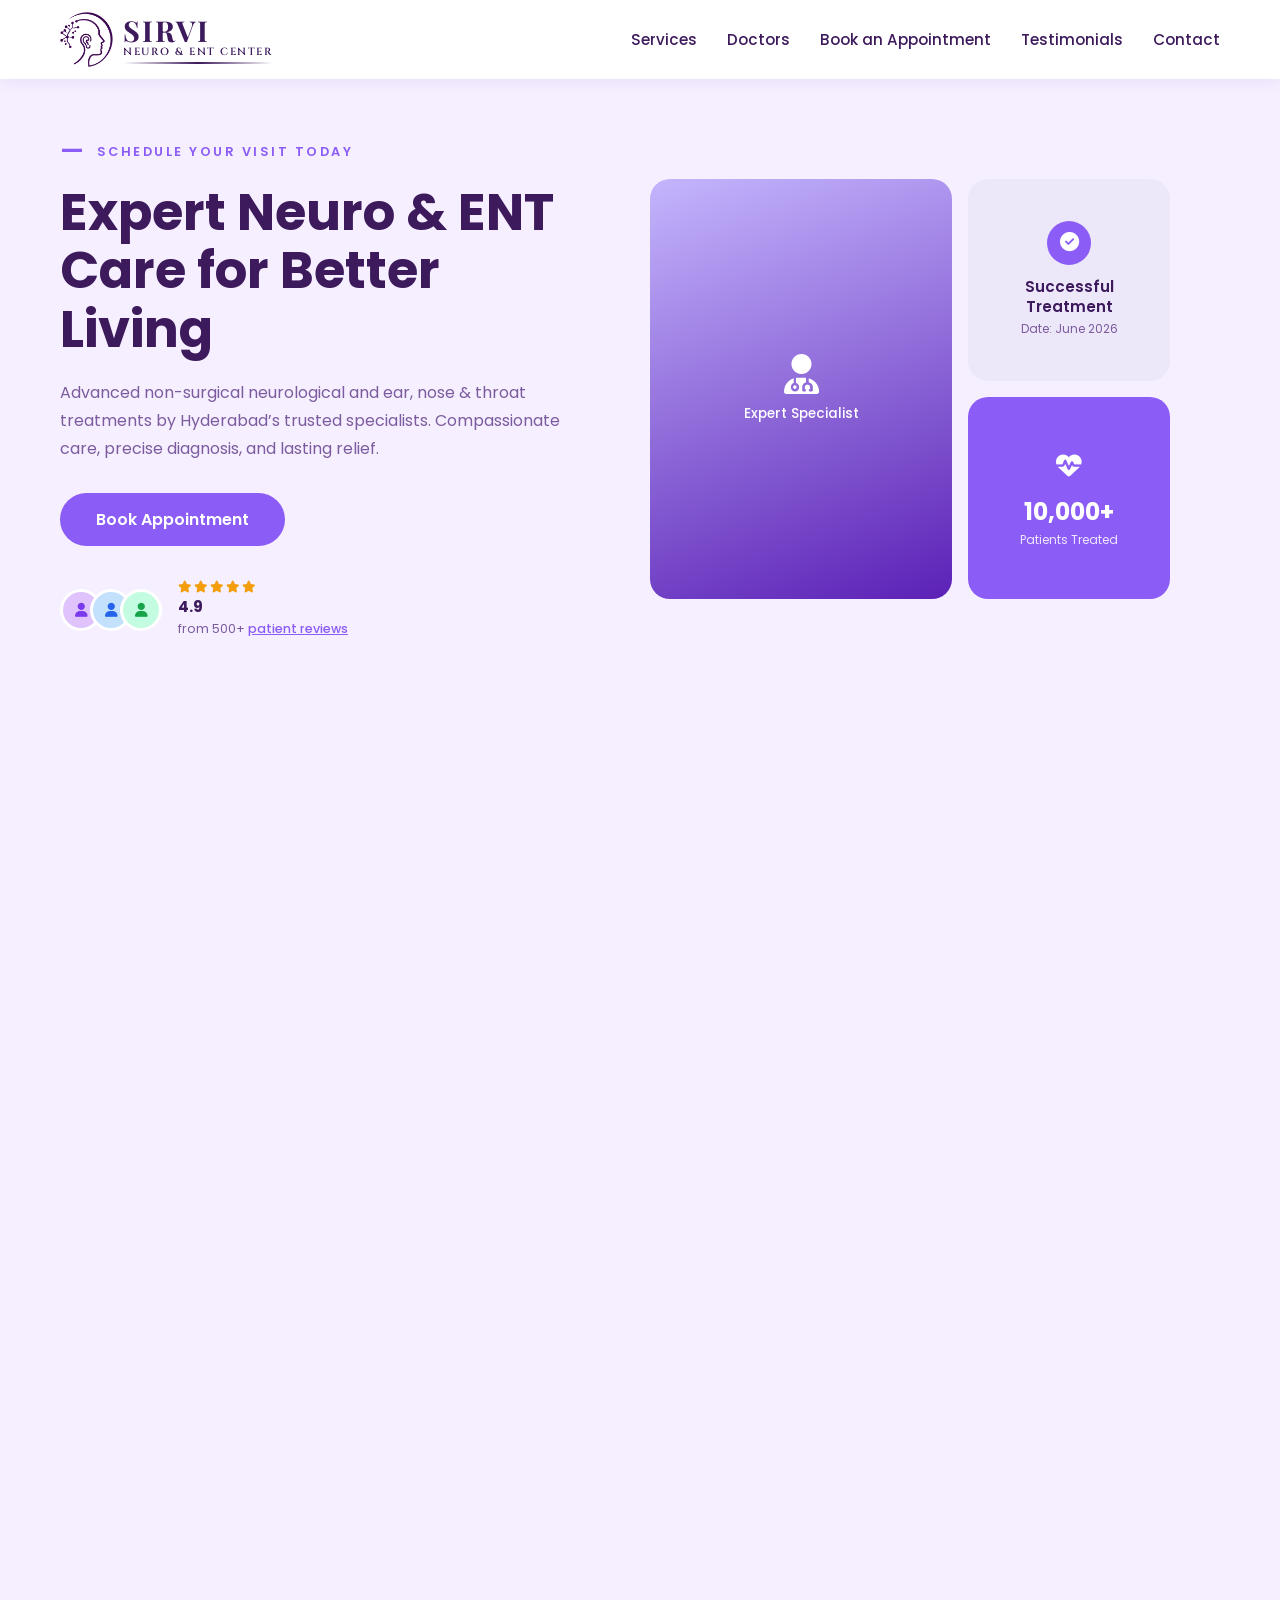
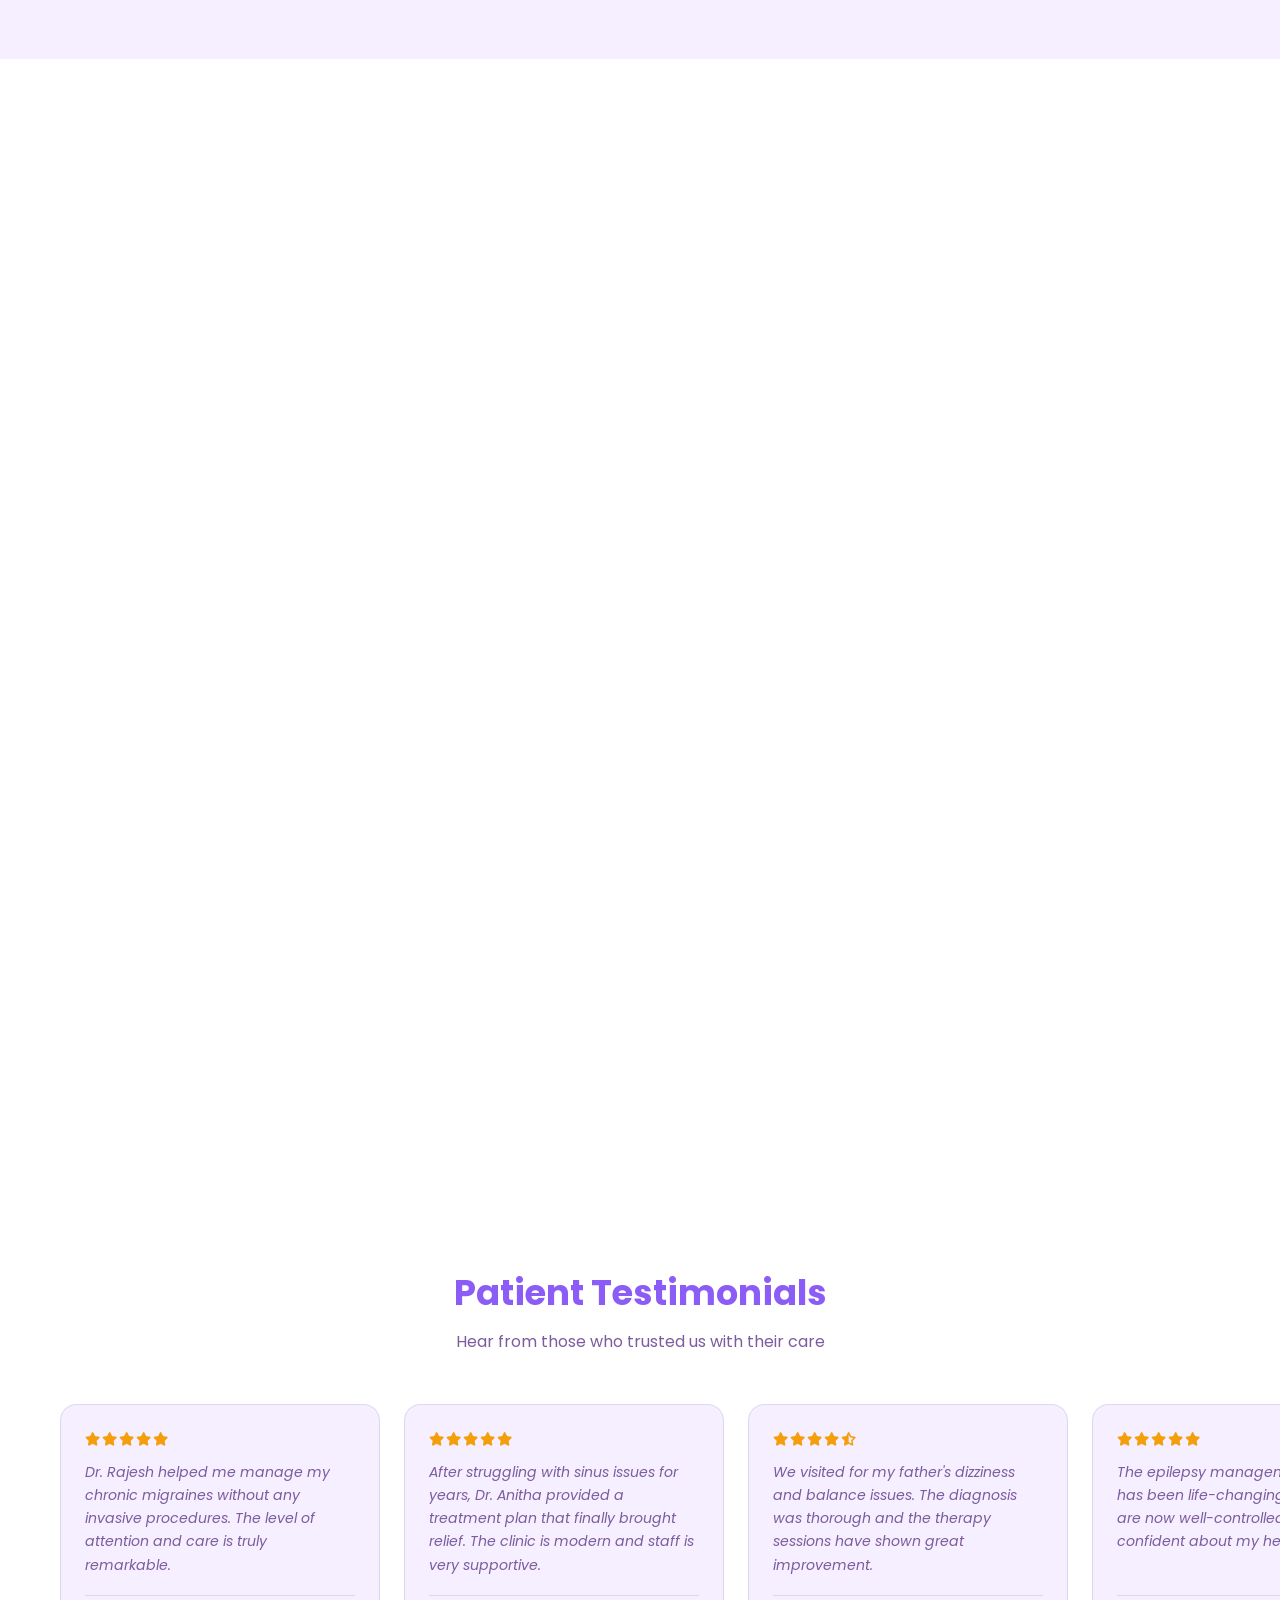
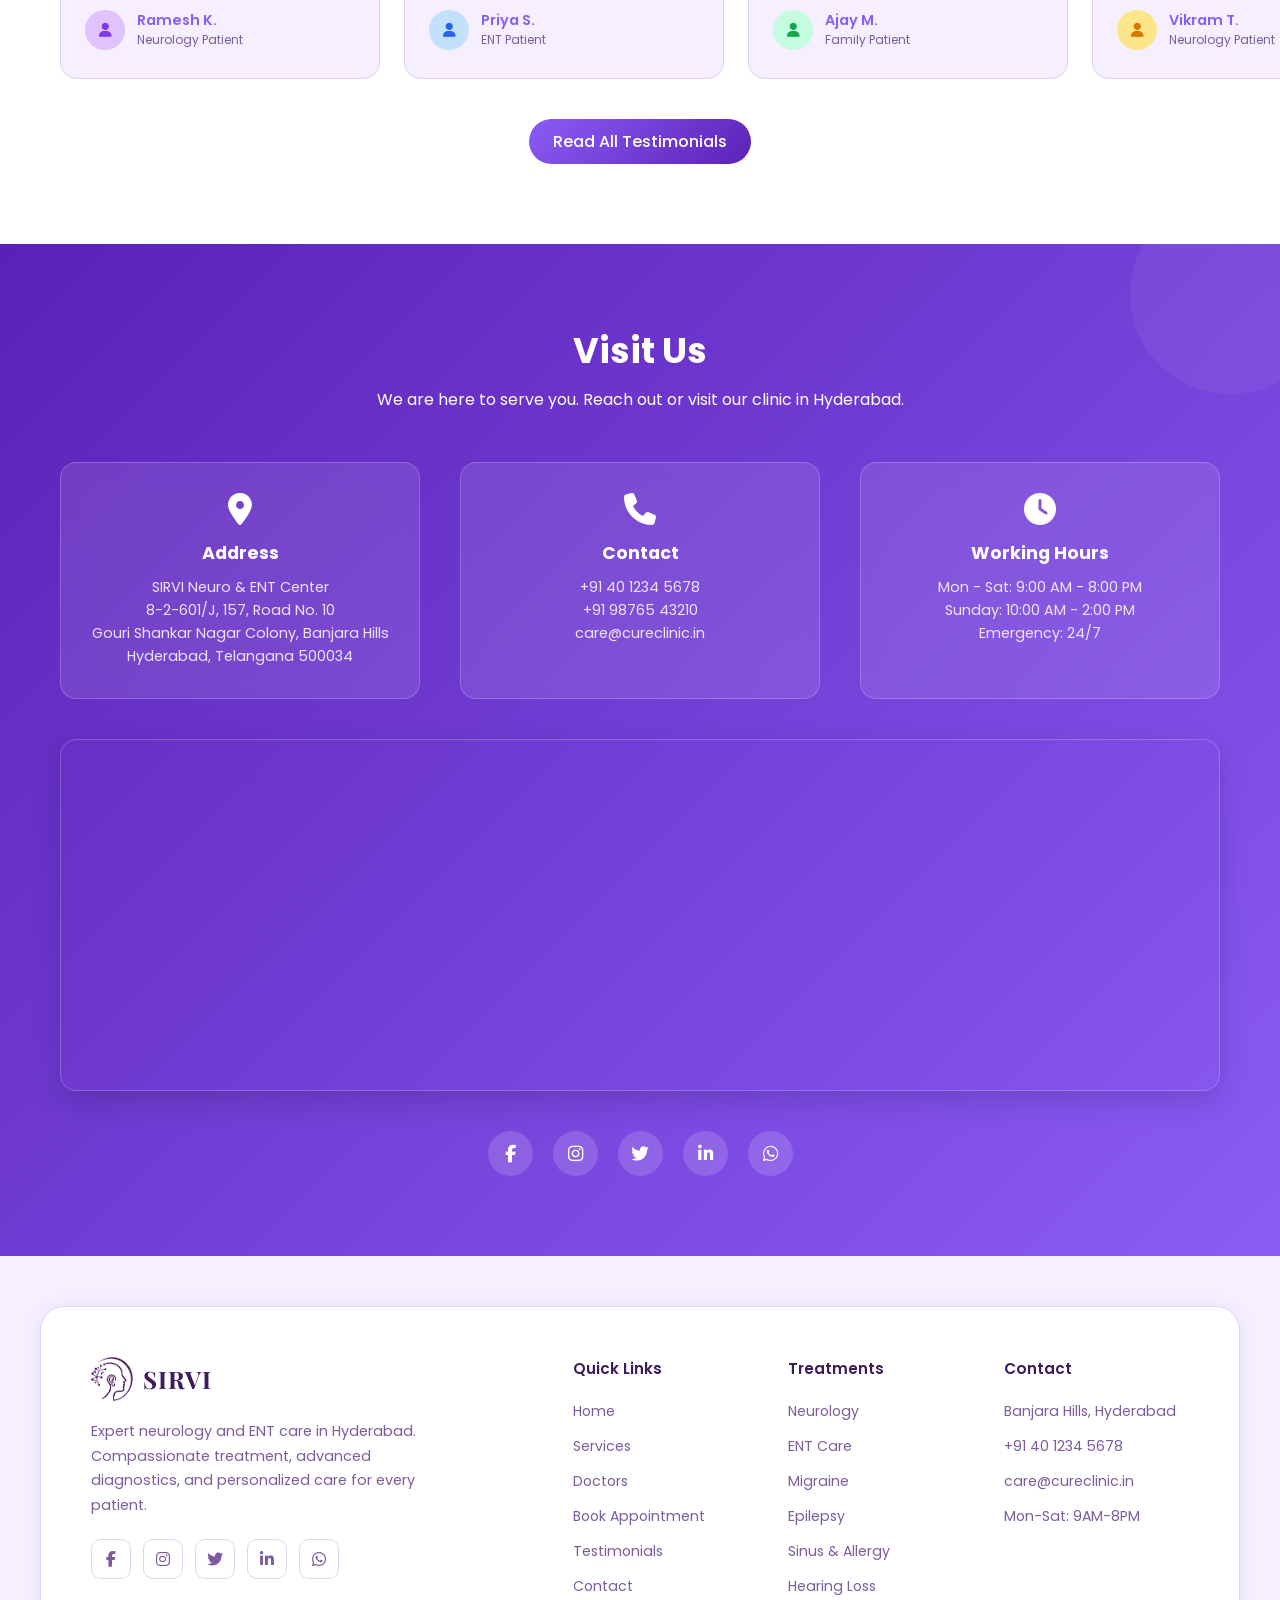
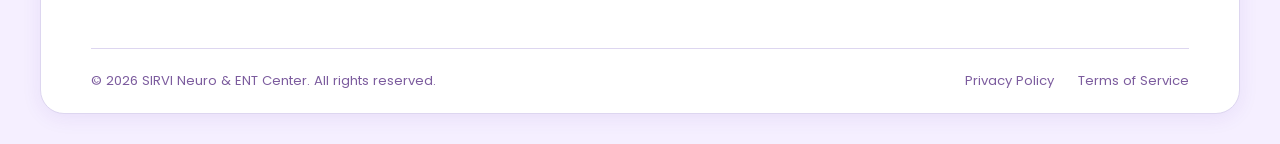
<file: index.html>
﻿<!DOCTYPE html>
<html lang="en">
<head>
    <meta charset="UTF-8">
    <meta name="viewport" content="width=device-width, initial-scale=1.0">
    <title>SIRVI Neuro & ENT Center - Hyderabad</title>
    <link rel="preconnect" href="https://fonts.googleapis.com">
    <link href="https://fonts.googleapis.com/css2?family=Poppins:wght@300;400;500;600;700&family=Playfair+Display:wght@400;600;700&family=Cinzel:wght@400;600;700&display=swap" rel="stylesheet">
    <link rel="stylesheet" href="https://cdnjs.cloudflare.com/ajax/libs/font-awesome/6.5.0/css/all.min.css">
<link rel="stylesheet" href="style.css">
<body>
    <!-- Main Header -->
    <header class="main-header">
        <div class="container">
            <nav class="navbar">
                <a href="index.html" class="logo">
                    <img src="logo pic5.png" alt="SIRVI Neuro & ENT Center Logo" class="logo-icon-img">
                    <div class="logo-text-content">
                        <h1>SIRVI</h1>
                        <span>NEURO & ENT CENTER</span>
                        <div class="logo-line"></div>
                    </div>
                </a>
                <ul class="nav-links" id="navLinks">
                    <li><a href="services.html">Services</a></li>
                    <li><a href="#doctors">Doctors</a></li>
                    <li><a href="book-appointment.html">Book an Appointment</a></li>
                    <li><a href="testimonials.html">Testimonials</a></li>
                    <li><a href="contact.html">Contact</a></li>
                </ul>
                <div class="mobile-menu" onclick="toggleMenu()">
                    <i class="fas fa-bars"></i>
                </div>
            </nav>
        </div>
    </header>

    <!-- Hero Section -->
    <section class="hero">
        <div class="container">
            <div class="hero-content">
                <p class="hero-tagline anim-fade-up"><span class="tagline-dash">&mdash;</span> SCHEDULE YOUR VISIT TODAY</p>
                <h2 class="anim-fade-up">Expert Neuro &amp; ENT Care for Better Living</h2>
                <p class="hero-desc anim-fade-up">Advanced non-surgical neurological and ear, nose &amp; throat treatments by Hyderabad&rsquo;s trusted specialists. Compassionate care, precise diagnosis, and lasting relief.</p>
                <div class="hero-cta-row anim-fade-up">
                    <a href="book-appointment.html" class="btn hero-btn">Book Appointment</a>
                </div>
                <div class="hero-social-proof anim-fade-up">
                    <div class="avatar-group">
                        <div class="avatar-circle" style="background:#e0c3fc;"><i class="fas fa-user" style="color:#7c3aed;"></i></div>
                        <div class="avatar-circle" style="background:#c3e0fc;"><i class="fas fa-user" style="color:#2563eb;"></i></div>
                        <div class="avatar-circle" style="background:#c3fce0;"><i class="fas fa-user" style="color:#16a34a;"></i></div>
                    </div>
                    <div class="proof-text">
                        <span class="stars"><i class="fas fa-star"></i><i class="fas fa-star"></i><i class="fas fa-star"></i><i class="fas fa-star"></i><i class="fas fa-star"></i></span>
                        <span class="proof-rating">4.9</span>
                        <span class="proof-sub">from 500+ <span class="proof-link">patient reviews</span></span>
                    </div>
                </div>
            </div>
            <div class="hero-collage anim-fade-left">
                <!-- Main large image card -->
                <div class="collage-card collage-main">
                    <div class="collage-img-placeholder">
                        <i class="fas fa-user-doctor"></i>
                        <span>Expert Specialist</span>
                    </div>
                </div>
                <!-- Success card top-right -->
                <div class="collage-card collage-success">
                    <div class="success-inner">
                        <div class="success-icon"><i class="fas fa-check-circle"></i></div>
                        <p class="success-title">Successful<br>Treatment</p>
                        <p class="success-date">Date: June 2026</p>
                    </div>
                </div>
                <!-- Stats card bottom-left -->
                <div class="collage-card collage-stats">
                    <div class="stats-inner">
                        <div class="stats-icon"><i class="fas fa-heart-pulse"></i></div>
                        <p class="stats-number">10,000+</p>
                        <p class="stats-label">Patients Treated</p>
                    </div>
                </div>
                <!-- Secondary image card bottom-right -->
                <div class="collage-card collage-secondary">
                    <div class="collage-img-placeholder secondary-placeholder">
                        <i class="fas fa-stethoscope"></i>
                        <span>Advanced Care</span>
                    </div>
                </div>
            </div>
        </div>
    </section>

    <!-- Services Section -->
    <section id="services" aria-label="Our Services">
        <div class="container">
            <div class="section-title blur-reveal">
                <h2>Our Services & Treatments</h2>
                <p>Comprehensive non-surgical medical care tailored to your needs</p>
            </div>

            <div class="two-card-grid blur-reveal blur-d1">
                <!-- Neuro Treatment Card -->
                <div class="treatment-main-card" tabindex="0" data-expand="neuro-expand"
                     aria-label="Neuro Treatment — click to view details">
                    <div class="treatment-card-glow neuro-glow"></div>
                    <div class="treatment-card-icon"><i class="fas fa-brain"></i></div>
                    <h3>Neuro Treatment</h3>
                    <p>Expert neurological care for migraines, epilepsy, neuropathy & more</p>
                    <div class="treatment-card-doctor">
                        <div class="treatment-doctor-avatar"><i class="fas fa-user-doctor"></i></div>
                        <div>
                            <span class="treatment-doctor-name">Dr. Rajesh Kumar</span>
                            <span class="treatment-doctor-role">Consultant Neurosurgeon</span>
                        </div>
                    </div>
                    <span class="treatment-card-cta"><i class="fas fa-arrow-right"></i> View Treatments</span>
                </div>

                <!-- ENT Treatment Card -->
                <div class="treatment-main-card" tabindex="0" data-expand="ent-expand"
                     aria-label="ENT Treatment — click to view details">
                    <div class="treatment-card-glow ent-glow"></div>
                    <div class="treatment-card-icon"><i class="fas fa-ear-listen"></i></div>
                    <h3>ENT Treatment</h3>
                    <p>Specialized ear, nose & throat care for all ages</p>
                    <div class="treatment-card-doctor">
                        <div class="treatment-doctor-avatar"><i class="fas fa-user-doctor"></i></div>
                        <div>
                            <span class="treatment-doctor-name">Dr. Anitha Rao</span>
                            <span class="treatment-doctor-role">Consultant ENT Surgeon</span>
                        </div>
                    </div>
                    <span class="treatment-card-cta"><i class="fas fa-arrow-right"></i> View Treatments</span>
                </div>
            </div>

            <div class="services-cta blur-reveal blur-d2">
                <a href="services.html" class="view-all-treatments-btn" role="button">
                    <span>View All Treatments</span>
                    <i class="fas fa-arrow-right" aria-hidden="true"></i>
                </a>
            </div>
        </div>
    </section>

    <!-- Neuro Treatment Expanded Preview -->
    <div class="service-expand-overlay" id="neuro-expand"
         role="dialog"
         aria-modal="true"
         aria-labelledby="neuro-expand-title"
         aria-hidden="true">
        <div class="service-expand-panel" id="neuro-expand-panel">
            <button class="expand-close" aria-label="Close Neuro Treatment preview">&times;</button>
            <div class="expand-header">
                <div class="expand-icon"><i class="fas fa-brain"></i></div>
                <div>
                    <h2 id="neuro-expand-title">Neuro Treatment</h2>
                    <p>Advanced non-surgical neurological care</p>
                </div>
            </div>
            <div class="expand-doctor-strip">
                <div class="expand-doctor-avatar"><i class="fas fa-user-doctor"></i></div>
                <div>
                    <span class="expand-doctor-name">Dr. Rajesh Kumar</span>
                    <span class="expand-doctor-role">Consultant Neurosurgeon &bull; 15+ Years Exp.</span>
                </div>
            </div>
            <div class="expand-body">
                <h3><i class="fas fa-list-check" aria-hidden="true"></i> Popular Treatments</h3>
                <div class="expand-services-list">
                    <div class="expand-service-item">
                        <div class="expand-service-icon"><i class="fas fa-head-side-virus"></i></div>
                        <div>
                            <h4>Migraine Management</h4>
                            <p>Personalized treatment for chronic and acute migraine episodes.</p>
                        </div>
                    </div>
                    <div class="expand-service-item">
                        <div class="expand-service-icon"><i class="fas fa-bolt"></i></div>
                        <div>
                            <h4>Epilepsy Care</h4>
                            <p>Comprehensive seizure management with medication optimization.</p>
                        </div>
                    </div>
                    <div class="expand-service-item">
                        <div class="expand-service-icon"><i class="fas fa-heart-pulse"></i></div>
                        <div>
                            <h4>Stroke Rehabilitation</h4>
                            <p>Post-stroke recovery programs for mobility and cognitive function.</p>
                        </div>
                    </div>
                    <div class="expand-service-item">
                        <div class="expand-service-icon"><i class="fas fa-shield-virus"></i></div>
                        <div>
                            <h4>Neuropathy Treatment</h4>
                            <p>Non-surgical approaches to peripheral nerve damage.</p>
                        </div>
                    </div>
                </div>
                <a href="services.html" class="expand-view-all-btn">
                    <span>View All Treatments</span>
                    <i class="fas fa-arrow-right"></i>
                </a>
            </div>
        </div>
    </div>

    <!-- ENT Treatment Expanded Preview -->
    <div class="service-expand-overlay" id="ent-expand"
         role="dialog"
         aria-modal="true"
         aria-labelledby="ent-expand-title"
         aria-hidden="true">
        <div class="service-expand-panel" id="ent-expand-panel">
            <button class="expand-close" aria-label="Close ENT Treatment preview">&times;</button>
            <div class="expand-header ent-header">
                <div class="expand-icon"><i class="fas fa-ear-listen"></i></div>
                <div>
                    <h2 id="ent-expand-title">ENT Treatment</h2>
                    <p>Specialized ear, nose & throat care</p>
                </div>
            </div>
            <div class="expand-doctor-strip">
                <div class="expand-doctor-avatar"><i class="fas fa-user-doctor"></i></div>
                <div>
                    <span class="expand-doctor-name">Dr. Anitha Rao</span>
                    <span class="expand-doctor-role">Consultant ENT Surgeon &bull; 12+ Years Exp.</span>
                </div>
            </div>
            <div class="expand-body">
                <h3><i class="fas fa-list-check" aria-hidden="true"></i> Popular Treatments</h3>
                <div class="expand-services-list">
                    <div class="expand-service-item">
                        <div class="expand-service-icon"><i class="fas fa-wind"></i></div>
                        <div>
                            <h4>Sinus & Allergy Care</h4>
                            <p>Medical management of chronic sinusitis and allergic rhinitis.</p>
                        </div>
                    </div>
                    <div class="expand-service-item">
                        <div class="expand-service-icon"><i class="fas fa-assistive-listening-system"></i></div>
                        <div>
                            <h4>Hearing Loss Treatment</h4>
                            <p>Complete hearing assessments and non-surgical solutions.</p>
                        </div>
                    </div>
                    <div class="expand-service-item">
                        <div class="expand-service-icon"><i class="fas fa-lungs"></i></div>
                        <div>
                            <h4>Tonsil & Adenoid Management</h4>
                            <p>Conservative treatment for tonsillitis and throat infections.</p>
                        </div>
                    </div>
                    <div class="expand-service-item">
                        <div class="expand-service-icon"><i class="fas fa-microphone"></i></div>
                        <div>
                            <h4>Voice Disorder Treatment</h4>
                            <p>Therapy for hoarseness and vocal cord issues.</p>
                        </div>
                    </div>
                </div>
                <a href="services.html" class="expand-view-all-btn">
                    <span>View All Treatments</span>
                    <i class="fas fa-arrow-right"></i>
                </a>
            </div>
        </div>
    </div>

    <!-- About Doctors Section -->
    <section id="doctors" class="doctors-section">
        <div class="container">
            <div class="section-title reveal-fade">
                <h2>Meet Our Specialists</h2>
                <p>Dedicated experts serving the Hyderabad community with excellence</p>
            </div>
            <div class="doctors-grid">
                <div class="doctor-card reveal-fade reveal-fade-d1">
                    <div class="doctor-img-container">
                        <div class="doctor-img"><i class="fas fa-user-doctor"></i></div>
                        <div class="doctor-summary">
                            <p>Expert in non-surgical neuro-rehabilitation and chronic pain management with a patient-centric approach.</p>
                        </div>
                    </div>
                    <div class="doctor-info">
                        <h3>Dr. Rajesh Kumar</h3>
                        <div class="role">Consultant Neurosurgeon</div>
                        <p class="doctor-short-desc">With over 15 years of experience in neurological care, Dr. Rajesh specializes in the non-surgical management of complex neurological conditions.</p>
                        <div class="doctor-meta">
                            <span><i class="fas fa-graduation-cap"></i> MBBS, MS, MCh</span>
                            <span><i class="fas fa-clock"></i> 15+ Years</span>
                        </div>
                        <div class="doctor-actions">
                            <a href="doctor-profile.html?id=rajesh" class="btn btn-outline">View Profile</a>
                            <a href="book-appointment.html" class="btn">Book Now</a>
                        </div>
                    </div>
                </div>
                <div class="doctor-card reveal-fade reveal-fade-d2">
                    <div class="doctor-img-container">
                        <div class="doctor-img"><i class="fas fa-user-doctor"></i></div>
                        <div class="doctor-summary">
                            <p>Specialist in minimally invasive ENT procedures and comprehensive hearing health solutions.</p>
                        </div>
                    </div>
                    <div class="doctor-info">
                        <h3>Dr. Anitha Rao</h3>
                        <div class="role">Consultant ENT Surgeon</div>
                        <p class="doctor-short-desc">Dr. Anitha brings extensive expertise in ear, nose, and throat care, focusing on conservative and minimally invasive medical treatments.</p>
                        <div class="doctor-meta">
                            <span><i class="fas fa-graduation-cap"></i> MBBS, MS (ENT)</span>
                            <span><i class="fas fa-clock"></i> 12+ Years</span>
                        </div>
                        <div class="doctor-actions">
                            <a href="doctor-profile.html?id=anitha" class="btn btn-outline">View Profile</a>
                            <a href="book-appointment.html" class="btn">Book Now</a>
                        </div>
                    </div>
                </div>
            </div>
            <div class="doctors-cta-block reveal-fade reveal-fade-d3">
                <h3>Want to Consult?</h3>
                <p>Book your appointment today and select your preferred time slot</p>
                <a href="book-appointment.html" class="doctors-cta-btn">
                    <span>Book an Appointment</span>
                    <i class="fas fa-arrow-right"></i>
                </a>
            </div>
        </div>
    </section>

    <!-- Testimonials Section -->
    <section class="testimonials-section" id="about">
        <div class="container">
            <div class="section-title">
                <h2>Patient Testimonials</h2>
                <p>Hear from those who trusted us with their care</p>
            </div>
            <div class="testi-marquee" id="testiMarquee">
                <div class="testi-marquee-track">
                    <!-- Card 1 -->
                    <div class="testi-m-card">
                        <div class="testi-m-stars"><i class="fas fa-star"></i><i class="fas fa-star"></i><i class="fas fa-star"></i><i class="fas fa-star"></i><i class="fas fa-star"></i></div>
                        <p class="testi-m-text">Dr. Rajesh helped me manage my chronic migraines without any invasive procedures. The level of attention and care is truly remarkable.</p>
                        <div class="testi-m-patient">
                            <div class="testi-m-avatar" style="background:#e0c3fc;"><i class="fas fa-user" style="color:#7c3aed;"></i></div>
                            <div><div class="testi-m-name">Ramesh K.</div><div class="testi-m-meta">Neurology Patient</div></div>
                        </div>
                    </div>
                    <!-- Card 2 -->
                    <div class="testi-m-card">
                        <div class="testi-m-stars"><i class="fas fa-star"></i><i class="fas fa-star"></i><i class="fas fa-star"></i><i class="fas fa-star"></i><i class="fas fa-star"></i></div>
                        <p class="testi-m-text">After struggling with sinus issues for years, Dr. Anitha provided a treatment plan that finally brought relief. The clinic is modern and staff is very supportive.</p>
                        <div class="testi-m-patient">
                            <div class="testi-m-avatar" style="background:#c3e0fc;"><i class="fas fa-user" style="color:#2563eb;"></i></div>
                            <div><div class="testi-m-name">Priya S.</div><div class="testi-m-meta">ENT Patient</div></div>
                        </div>
                    </div>
                    <!-- Card 3 -->
                    <div class="testi-m-card">
                        <div class="testi-m-stars"><i class="fas fa-star"></i><i class="fas fa-star"></i><i class="fas fa-star"></i><i class="fas fa-star"></i><i class="fas fa-star-half-alt"></i></div>
                        <p class="testi-m-text">We visited for my father's dizziness and balance issues. The diagnosis was thorough and the therapy sessions have shown great improvement.</p>
                        <div class="testi-m-patient">
                            <div class="testi-m-avatar" style="background:#c3fce0;"><i class="fas fa-user" style="color:#16a34a;"></i></div>
                            <div><div class="testi-m-name">Ajay M.</div><div class="testi-m-meta">Family Patient</div></div>
                        </div>
                    </div>
                    <!-- Card 4 -->
                    <div class="testi-m-card">
                        <div class="testi-m-stars"><i class="fas fa-star"></i><i class="fas fa-star"></i><i class="fas fa-star"></i><i class="fas fa-star"></i><i class="fas fa-star"></i></div>
                        <p class="testi-m-text">The epilepsy management program has been life-changing. My seizures are now well-controlled and I feel confident about my health.</p>
                        <div class="testi-m-patient">
                            <div class="testi-m-avatar" style="background:#fde68a;"><i class="fas fa-user" style="color:#d97706;"></i></div>
                            <div><div class="testi-m-name">Vikram T.</div><div class="testi-m-meta">Neurology Patient</div></div>
                        </div>
                    </div>
                    <!-- Card 5 -->
                    <div class="testi-m-card">
                        <div class="testi-m-stars"><i class="fas fa-star"></i><i class="fas fa-star"></i><i class="fas fa-star"></i><i class="fas fa-star"></i><i class="fas fa-star"></i></div>
                        <p class="testi-m-text">My son's hearing loss was diagnosed early and the non-surgical approach worked wonders. Dr. Anitha is incredibly patient with children.</p>
                        <div class="testi-m-patient">
                            <div class="testi-m-avatar" style="background:#fecdd3;"><i class="fas fa-user" style="color:#e11d48;"></i></div>
                            <div><div class="testi-m-name">Meena L.</div><div class="testi-m-meta">ENT Patient</div></div>
                        </div>
                    </div>
                    <!-- Card 6 -->
                    <div class="testi-m-card">
                        <div class="testi-m-stars"><i class="fas fa-star"></i><i class="fas fa-star"></i><i class="fas fa-star"></i><i class="fas fa-star"></i><i class="fas fa-star"></i></div>
                        <p class="testi-m-text">Stroke rehabilitation seemed hopeless until I found SIRVI. The therapy sessions brought back my mobility and I'm walking again.</p>
                        <div class="testi-m-patient">
                            <div class="testi-m-avatar" style="background:#d1fae5;"><i class="fas fa-user" style="color:#059669;"></i></div>
                            <div><div class="testi-m-name">Suresh B.</div><div class="testi-m-meta">Rehabilitation Patient</div></div>
                        </div>
                    </div>
                    <!-- Card 7 -->
                    <div class="testi-m-card">
                        <div class="testi-m-stars"><i class="fas fa-star"></i><i class="fas fa-star"></i><i class="fas fa-star"></i><i class="fas fa-star"></i><i class="fas fa-star-half-alt"></i></div>
                        <p class="testi-m-text">Chronic neck pain for 5 years — nothing worked until Dr. Rajesh's nerve treatment. The relief was almost immediate.</p>
                        <div class="testi-m-patient">
                            <div class="testi-m-avatar" style="background:#e0e7ff;"><i class="fas fa-user" style="color:#4f46e5;"></i></div>
                            <div><div class="testi-m-name">Divya R.</div><div class="testi-m-meta">Neurology Patient</div></div>
                        </div>
                    </div>
                    <!-- Card 8 -->
                    <div class="testi-m-card">
                        <div class="testi-m-stars"><i class="fas fa-star"></i><i class="fas fa-star"></i><i class="fas fa-star"></i><i class="fas fa-star"></i><i class="fas fa-star"></i></div>
                        <p class="testi-m-text">My tinnitus was driving me crazy. The specialized treatment here reduced it significantly. I can finally enjoy quiet moments.</p>
                        <div class="testi-m-patient">
                            <div class="testi-m-avatar" style="background:#fef3c7;"><i class="fas fa-user" style="color:#b45309;"></i></div>
                            <div><div class="testi-m-name">Karthik N.</div><div class="testi-m-meta">ENT Patient</div></div>
                        </div>
                    </div>
                    <!-- Card 9 -->
                    <div class="testi-m-card">
                        <div class="testi-m-stars"><i class="fas fa-star"></i><i class="fas fa-star"></i><i class="fas fa-star"></i><i class="fas fa-star"></i><i class="fas fa-star"></i></div>
                        <p class="testi-m-text">The team at SIRVI made my ENT surgery feel effortless. Pre-op, procedure, and follow-up — everything was handled professionally.</p>
                        <div class="testi-m-patient">
                            <div class="testi-m-avatar" style="background:#ede9fe;"><i class="fas fa-user" style="color:#7c3aed;"></i></div>
                            <div><div class="testi-m-name">Arjun P.</div><div class="testi-m-meta">ENT Patient</div></div>
                        </div>
                    </div>
                    <!-- Card 10 -->
                    <div class="testi-m-card">
                        <div class="testi-m-stars"><i class="fas fa-star"></i><i class="fas fa-star"></i><i class="fas fa-star"></i><i class="fas fa-star"></i><i class="fas fa-star"></i></div>
                        <p class="testi-m-text">Best neuro care in Hyderabad. My mother's neuropathy treatment showed results within weeks. The doctors truly listen and care.</p>
                        <div class="testi-m-patient">
                            <div class="testi-m-avatar" style="background:#fce7f3;"><i class="fas fa-user" style="color:#db2777;"></i></div>
                            <div><div class="testi-m-name">Lakshmi V.</div><div class="testi-m-meta">Family Patient</div></div>
                        </div>
                    </div>
                </div>
            </div>
            <div style="text-align: center; margin-top: 40px;">
                <a href="testimonials.html" class="btn">Read All Testimonials</a>
            </div>
        </div>
    </section>

    <!-- Address & Socials (Contact) -->
    <section class="contact-section" id="contact">
        <div class="container">
            <div class="section-title">
                <h2>Visit Us</h2>
                <p>We are here to serve you. Reach out or visit our clinic in Hyderabad.</p>
            </div>
            <div class="contact-grid">
                <div class="contact-card">
                    <i class="fas fa-location-dot"></i>
                    <h3>Address</h3>
                     <p>SIRVI Neuro & ENT Center<br>
                    8-2-601/J, 157, Road No. 10<br>
                    Gouri Shankar Nagar Colony, Banjara Hills<br>
                    Hyderabad, Telangana 500034</p>
                </div>
                <div class="contact-card">
                    <i class="fas fa-phone"></i>
                    <h3>Contact</h3>
                    <p>
                        <a href="tel:+914012345678">+91 40 1234 5678</a><br>
                        <a href="tel:+919876543210">+91 98765 43210</a><br>
                        <a href="mailto:care@cureclinic.in">care@cureclinic.in</a>
                    </p>
                </div>
                <div class="contact-card">
                    <i class="fas fa-clock"></i>
                    <h3>Working Hours</h3>
                    <p>Mon - Sat: 9:00 AM - 8:00 PM<br>
                    Sunday: 10:00 AM - 2:00 PM<br>
                    Emergency: 24/7</p>
                </div>
            </div>
            <div class="map-wrapper">
                <iframe src="https://www.google.com/maps/embed?pb=!1m18!1m12!1m3!1d121811.07543289468!2d78.33813543843694!3d17.43116016489954!2m3!1f0!2f0!3f0!3m2!1i1024!2i768!4f13.1!3m3!1m2!1s0x3bcb97302366c42f%3A0x60af9b4998beac1f!2sWalk%20In%20Clinics!5e0!3m2!1sen!2sin!4v1779580618590!5m2!1sen!2sin" width="600" height="450" style="border:0;" allowfullscreen="" loading="lazy" referrerpolicy="no-referrer-when-downgrade"></iframe>
            </div>
            <div class="socials">
                <a href="#" aria-label="Facebook"><i class="fab fa-facebook-f"></i></a>
                <a href="#" aria-label="Instagram"><i class="fab fa-instagram"></i></a>
                <a href="#" aria-label="Twitter"><i class="fab fa-twitter"></i></a>
                <a href="#" aria-label="LinkedIn"><i class="fab fa-linkedin-in"></i></a>
                <a href="#" aria-label="WhatsApp"><i class="fab fa-whatsapp"></i></a>
            </div>
        </div>
    </section>

    <!-- Footer -->
    <footer class="site-footer">
        <div class="footer-card">
            <div class="footer-top">
                <div class="footer-brand">
                    <a href="index.html" class="footer-logo">
                        <img src="logo pic5.png" alt="SIRVI Logo" class="footer-logo-img">
                        <span class="footer-logo-text">SIRVI</span>
                    </a>
                    <p class="footer-desc">Expert neurology and ENT care in Hyderabad. Compassionate treatment, advanced diagnostics, and personalized care for every patient.</p>
                    <div class="footer-socials">
                        <a href="#" aria-label="Facebook"><i class="fab fa-facebook-f"></i></a>
                        <a href="#" aria-label="Instagram"><i class="fab fa-instagram"></i></a>
                        <a href="#" aria-label="Twitter"><i class="fab fa-twitter"></i></a>
                        <a href="#" aria-label="LinkedIn"><i class="fab fa-linkedin-in"></i></a>
                        <a href="#" aria-label="WhatsApp"><i class="fab fa-whatsapp"></i></a>
                    </div>
                </div>
                <div class="footer-links">
                    <div class="footer-col">
                        <h4>Quick Links</h4>
                        <ul>
                            <li><a href="index.html">Home</a></li>
                            <li><a href="services.html">Services</a></li>
                            <li><a href="index.html#doctors">Doctors</a></li>
                            <li><a href="book-appointment.html">Book Appointment</a></li>
                            <li><a href="testimonials.html">Testimonials</a></li>
                            <li><a href="contact.html">Contact</a></li>
                        </ul>
                    </div>
                    <div class="footer-col">
                        <h4>Treatments</h4>
                        <ul>
                            <li><a href="services.html">Neurology</a></li>
                            <li><a href="services.html">ENT Care</a></li>
                            <li><a href="services.html">Migraine</a></li>
                            <li><a href="services.html">Epilepsy</a></li>
                            <li><a href="services.html">Sinus & Allergy</a></li>
                            <li><a href="services.html">Hearing Loss</a></li>
                        </ul>
                    </div>
                    <div class="footer-col">
                        <h4>Contact</h4>
                        <ul>
                            <li><a href="contact.html">Banjara Hills, Hyderabad</a></li>
                            <li><a href="tel:+914012345678">+91 40 1234 5678</a></li>
                            <li><a href="mailto:care@cureclinic.in">care@cureclinic.in</a></li>
                            <li><a href="contact.html">Mon-Sat: 9AM-8PM</a></li>
                        </ul>
                    </div>
                </div>
            </div>
            <div class="footer-bottom">
                <p class="footer-copy">&copy; 2026 SIRVI Neuro & ENT Center. All rights reserved.</p>
                <div class="footer-legal">
                    <a href="#">Privacy Policy</a>
                    <a href="#">Terms of Service</a>
                </div>
            </div>
        </div>
    </footer>

<script src="script.js"></script>
</body>
</html>
</file>
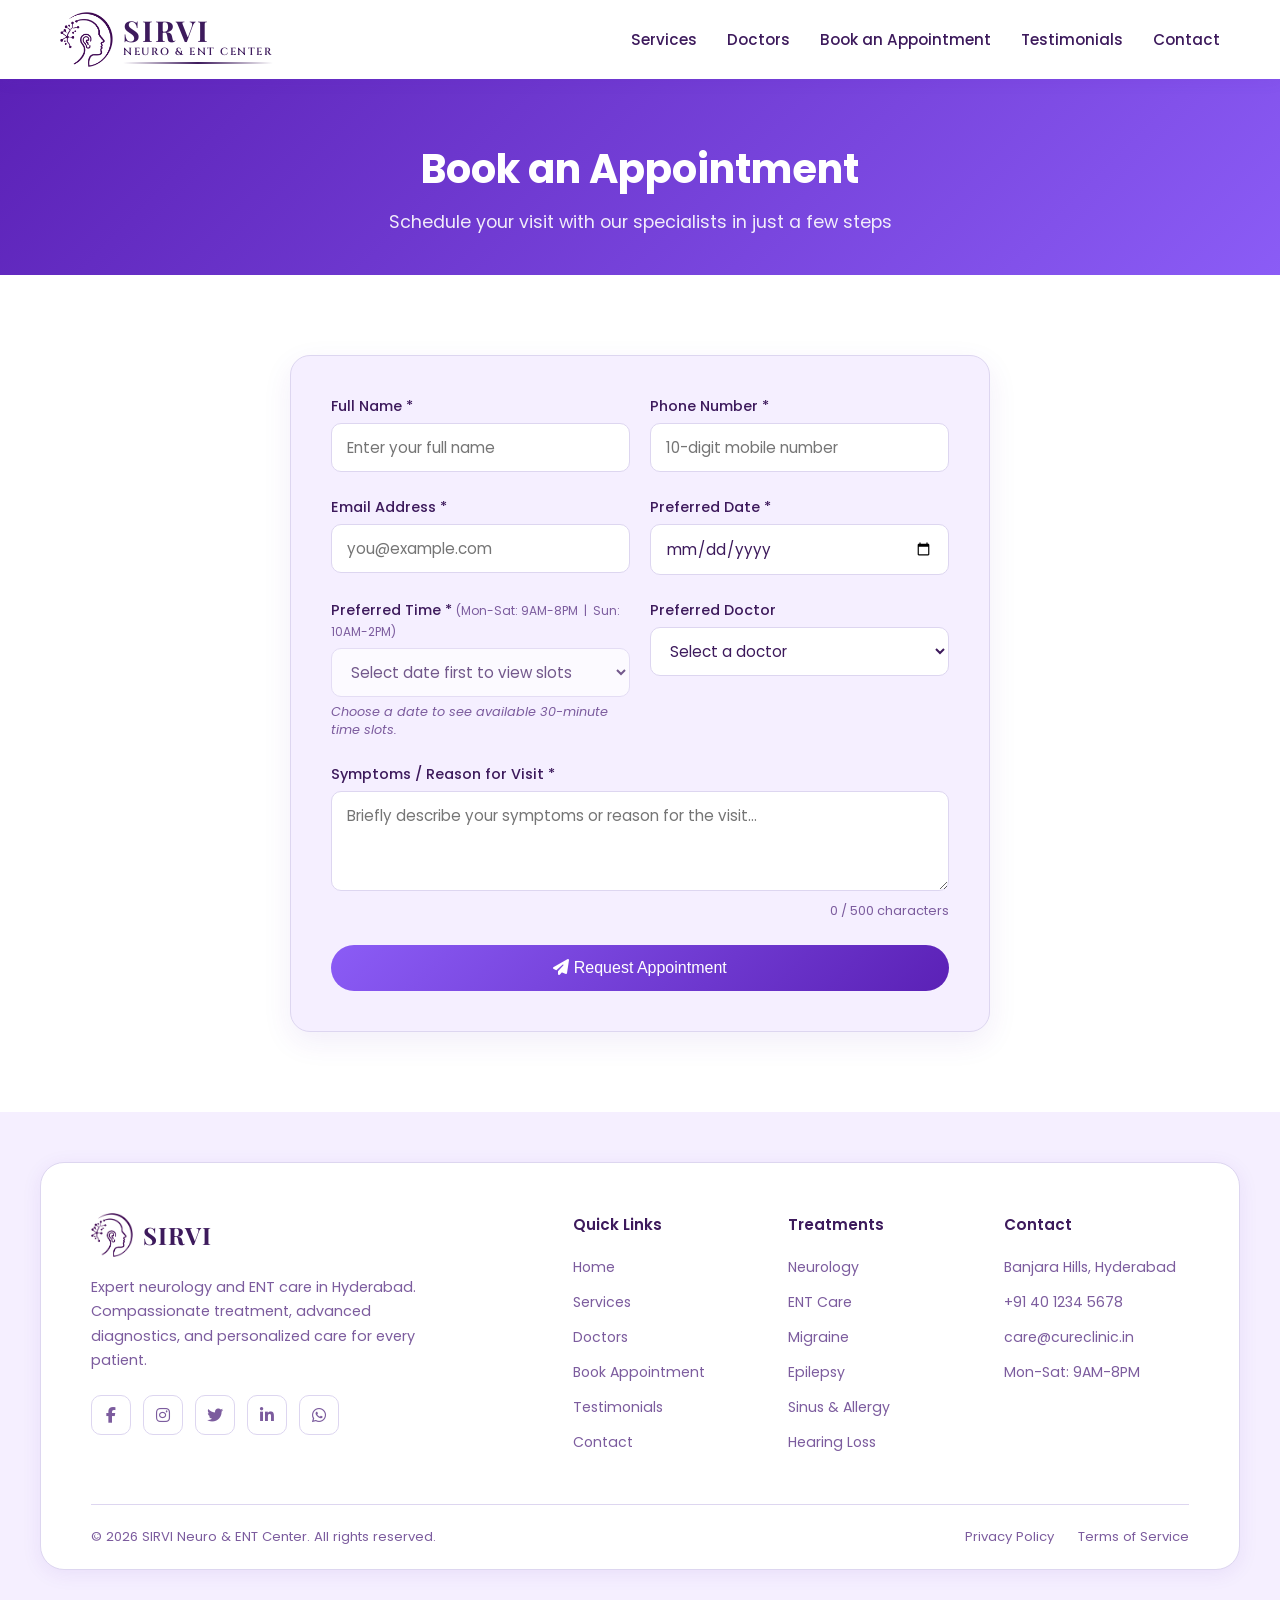
<file: book-appointment.html>
<!DOCTYPE html>
<html lang="en">
<head>
    <meta charset="UTF-8">
    <meta name="viewport" content="width=device-width, initial-scale=1.0">
    <title>Book an Appointment - SIRVI Neuro & ENT Center</title>
    <link rel="preconnect" href="https://fonts.googleapis.com">
    <link href="https://fonts.googleapis.com/css2?family=Poppins:wght@300;400;500;600;700&family=Playfair+Display:wght@400;600;700&family=Cinzel:wght@400;600;700&display=swap" rel="stylesheet">
    <link rel="stylesheet" href="https://cdnjs.cloudflare.com/ajax/libs/font-awesome/6.5.0/css/all.min.css">
    <link rel="stylesheet" href="style.css">
</head>
<body>
    <!-- Main Header -->
    <header class="main-header">
        <div class="container">
            <nav class="navbar">
                <a href="index.html" class="logo">
                    <img src="logo pic5.png" alt="SIRVI Neuro & ENT Center Logo" class="logo-icon-img">
                    <div class="logo-text-content">
                        <h1>SIRVI</h1>
                        <span>NEURO & ENT CENTER</span>
                        <div class="logo-line"></div>
                    </div>
                </a>
                <ul class="nav-links" id="navLinks">
                    <li><a href="services.html">Services</a></li>
                    <li><a href="index.html#doctors">Doctors</a></li>
                    <li><a href="book-appointment.html">Book an Appointment</a></li>
                    <li><a href="testimonials.html">Testimonials</a></li>
                    <li><a href="contact.html">Contact</a></li>
                </ul>
                <div class="mobile-menu" onclick="toggleMenu()">
                    <i class="fas fa-bars"></i>
                </div>
            </nav>
        </div>
    </header>

    <!-- Page Banner -->
    <section class="page-banner">
        <div class="container">
            <h2>Book an Appointment</h2>
            <p>Schedule your visit with our specialists in just a few steps</p>
        </div>
    </section>

    <!-- Appointment Form Section -->
    <section class="appointment-section">
        <div class="container">
            <form class="appointment-form" id="appointmentForm" novalidate>
                <div class="success-banner" id="successBanner">
                    <i class="fas fa-check-circle"></i> Your appointment request has been submitted successfully!
                </div>

                <div class="form-row">
                    <div class="form-group">
                        <label for="fullName">Full Name *</label>
                        <input type="text" id="fullName" name="fullName" placeholder="Enter your full name">
                        <div class="error-msg" id="error-fullName">Please enter a valid name (at least 3 letters).</div>
                    </div>
                    <div class="form-group">
                        <label for="phone">Phone Number *</label>
                        <input type="tel" id="phone" name="phone" placeholder="10-digit mobile number">
                        <div class="error-msg" id="error-phone">Please enter a valid 10-digit phone number.</div>
                    </div>
                </div>

                <div class="form-row">
                    <div class="form-group">
                        <label for="email">Email Address *</label>
                        <input type="email" id="email" name="email" placeholder="you@example.com">
                        <div class="error-msg" id="error-email">Please enter a valid email address.</div>
                    </div>
                    <div class="form-group">
                        <label for="appDate">Preferred Date *</label>
                        <input type="date" id="appDate" name="appDate">
                        <div class="error-msg" id="error-appDate">Please select a future date.</div>
                    </div>
                </div>

                <div class="form-row">
                    <div class="form-group">
                        <label for="appTime">Preferred Time * <span class="hours-label">(Mon-Sat: 9AM-8PM &nbsp;|&nbsp; Sun: 10AM-2PM)</span></label>
                        <select id="appTime" name="appTime" disabled>
                            <option value="" disabled selected>Select date first to view slots</option>
                        </select>
                        <div class="working-hours-note" id="timeNote">Choose a date to see available 30-minute time slots.</div>
                        <div class="error-msg" id="error-appTime">Please select a time.</div>
                    </div>
                    <div class="form-group">
                        <label for="doctor">Preferred Doctor</label>
                        <select id="doctor" name="doctor">
                            <option value="" disabled selected>Select a doctor</option>
                            <option value="neuro">Dr. Rajesh Kumar - Neurosurgeon</option>
                            <option value="ent">Dr. Anitha Rao - ENT Surgeon</option>
                            <option value="any">Any Available Doctor</option>
                        </select>
                    </div>
                </div>

                <div class="form-group">
                    <label for="symptoms">Symptoms / Reason for Visit *</label>
                    <textarea id="symptoms" name="symptoms" maxlength="500" placeholder="Briefly describe your symptoms or reason for the visit..."></textarea>
                    <div style="text-align: right; font-size: 0.8rem; color: var(--text-light); margin-top: 4px;">
                        <span id="symptoms-count">0</span> / 500 characters
                    </div>
                    <div class="error-msg" id="error-symptoms">Please describe your symptoms (10-500 characters).</div>
                </div>

                <button type="submit" class="btn" style="width: 100%; padding: 14px; font-size: 1rem;">
                    <i class="fas fa-paper-plane"></i> Request Appointment
                </button>
            </form>
        </div>
    </section>

    <!-- Footer -->
    <footer class="site-footer">
        <div class="footer-card">
            <div class="footer-top">
                <div class="footer-brand">
                    <a href="index.html" class="footer-logo">
                        <img src="logo pic5.png" alt="SIRVI Logo" class="footer-logo-img">
                        <span class="footer-logo-text">SIRVI</span>
                    </a>
                    <p class="footer-desc">Expert neurology and ENT care in Hyderabad. Compassionate treatment, advanced diagnostics, and personalized care for every patient.</p>
                    <div class="footer-socials">
                        <a href="#" aria-label="Facebook"><i class="fab fa-facebook-f"></i></a>
                        <a href="#" aria-label="Instagram"><i class="fab fa-instagram"></i></a>
                        <a href="#" aria-label="Twitter"><i class="fab fa-twitter"></i></a>
                        <a href="#" aria-label="LinkedIn"><i class="fab fa-linkedin-in"></i></a>
                        <a href="#" aria-label="WhatsApp"><i class="fab fa-whatsapp"></i></a>
                    </div>
                </div>
                <div class="footer-links">
                    <div class="footer-col">
                        <h4>Quick Links</h4>
                        <ul>
                            <li><a href="index.html">Home</a></li>
                            <li><a href="services.html">Services</a></li>
                            <li><a href="index.html#doctors">Doctors</a></li>
                            <li><a href="book-appointment.html">Book Appointment</a></li>
                            <li><a href="testimonials.html">Testimonials</a></li>
                            <li><a href="contact.html">Contact</a></li>
                        </ul>
                    </div>
                    <div class="footer-col">
                        <h4>Treatments</h4>
                        <ul>
                            <li><a href="services.html">Neurology</a></li>
                            <li><a href="services.html">ENT Care</a></li>
                            <li><a href="services.html">Migraine</a></li>
                            <li><a href="services.html">Epilepsy</a></li>
                            <li><a href="services.html">Sinus & Allergy</a></li>
                            <li><a href="services.html">Hearing Loss</a></li>
                        </ul>
                    </div>
                    <div class="footer-col">
                        <h4>Contact</h4>
                        <ul>
                            <li><a href="contact.html">Banjara Hills, Hyderabad</a></li>
                            <li><a href="tel:+914012345678">+91 40 1234 5678</a></li>
                            <li><a href="mailto:care@cureclinic.in">care@cureclinic.in</a></li>
                            <li><a href="contact.html">Mon-Sat: 9AM-8PM</a></li>
                        </ul>
                    </div>
                </div>
            </div>
            <div class="footer-bottom">
                <p class="footer-copy">&copy; 2026 SIRVI Neuro & ENT Center. All rights reserved.</p>
                <div class="footer-legal">
                    <a href="#">Privacy Policy</a>
                    <a href="#">Terms of Service</a>
                </div>
            </div>
        </div>
    </footer>

    <script src="script.js"></script>
</body>
</html>
</file>
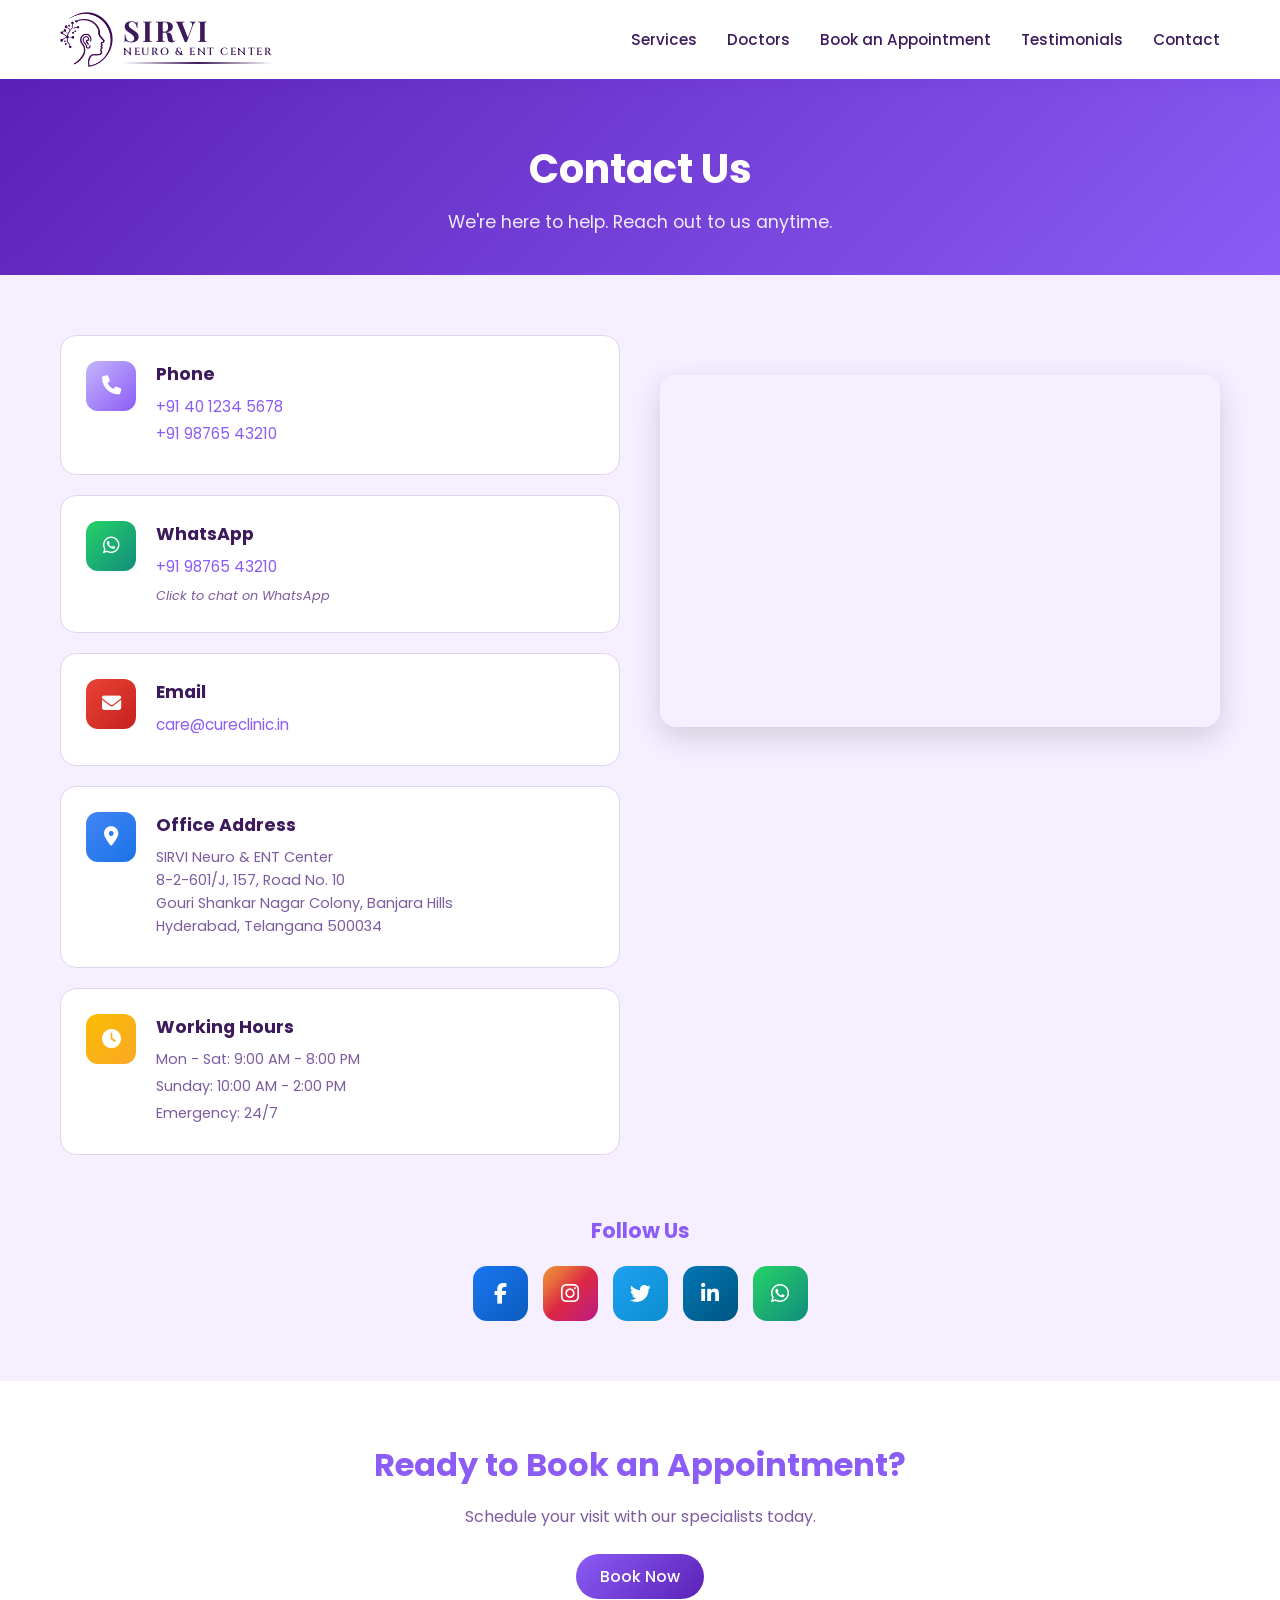
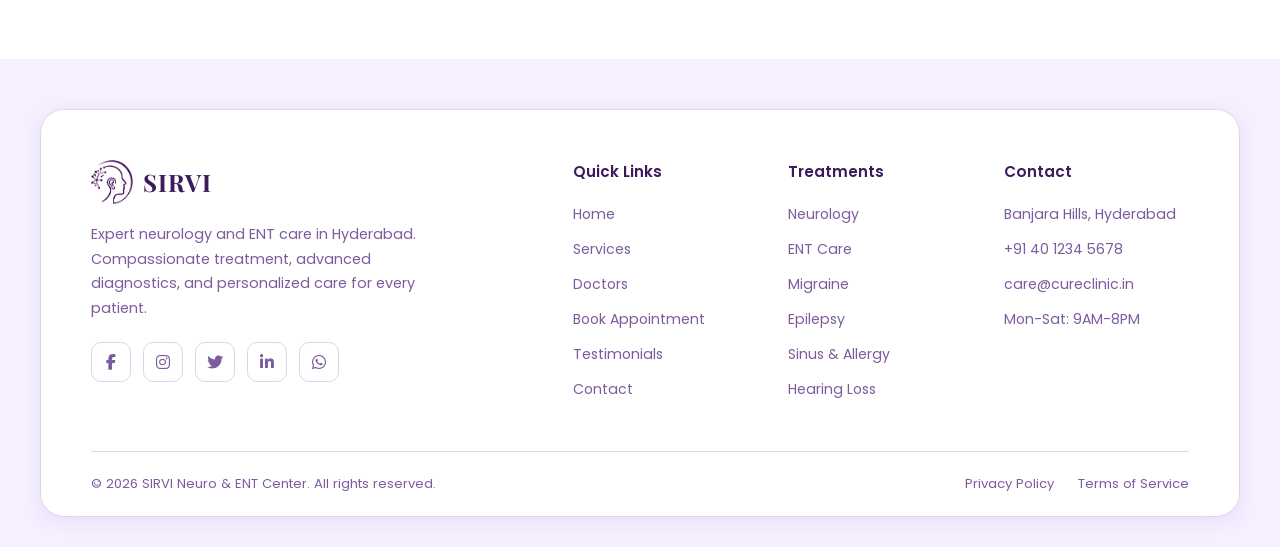
<file: contact.html>
<!DOCTYPE html>
<html lang="en">
<head>
    <meta charset="UTF-8">
    <meta name="viewport" content="width=device-width, initial-scale=1.0">
    <title>Contact Us - SIRVI Neuro & ENT Center</title>
    <link rel="preconnect" href="https://fonts.googleapis.com">
    <link href="https://fonts.googleapis.com/css2?family=Poppins:wght@300;400;500;600;700&family=Playfair+Display:wght@400;600;700&family=Cinzel:wght@400;600;700&display=swap" rel="stylesheet">
    <link rel="stylesheet" href="https://cdnjs.cloudflare.com/ajax/libs/font-awesome/6.5.0/css/all.min.css">
    <link rel="stylesheet" href="style.css">
</head>
<body>
    <!-- Main Header -->
    <header class="main-header">
        <div class="container">
            <nav class="navbar">
                <a href="index.html" class="logo">
                    <img src="logo pic5.png" alt="SIRVI Neuro & ENT Center Logo" class="logo-icon-img">
                    <div class="logo-text-content">
                        <h1>SIRVI</h1>
                        <span>NEURO & ENT CENTER</span>
                        <div class="logo-line"></div>
                    </div>
                </a>
                <ul class="nav-links" id="navLinks">
                    <li><a href="services.html">Services</a></li>
                    <li><a href="index.html#doctors">Doctors</a></li>
                    <li><a href="book-appointment.html">Book an Appointment</a></li>
                    <li><a href="testimonials.html">Testimonials</a></li>
                    <li><a href="contact.html" class="active">Contact</a></li>
                </ul>
                <div class="mobile-menu" onclick="toggleMenu()">
                    <i class="fas fa-bars"></i>
                </div>
            </nav>
        </div>
    </header>

    <!-- Page Banner -->
    <section class="page-banner">
        <div class="container">
            <h2>Contact Us</h2>
            <p>We're here to help. Reach out to us anytime.</p>
        </div>
    </section>

    <!-- Contact Section -->
    <section class="contact-page-section">
        <div class="container">
            <div class="contact-page-grid">
                <!-- Left: Contact Info Cards -->
                <div class="contact-page-info">
                    <div class="contact-info-card">
                        <div class="contact-info-icon">
                            <i class="fas fa-phone"></i>
                        </div>
                        <div class="contact-info-details">
                            <h3>Phone</h3>
                            <a href="tel:+914012345678">+91 40 1234 5678</a>
                            <a href="tel:+919876543210">+91 98765 43210</a>
                        </div>
                    </div>
                    <div class="contact-info-card">
                        <div class="contact-info-icon whatsapp-icon">
                            <i class="fab fa-whatsapp"></i>
                        </div>
                        <div class="contact-info-details">
                            <h3>WhatsApp</h3>
                            <a href="https://wa.me/919876543210" target="_blank">+91 98765 43210</a>
                            <span class="contact-note">Click to chat on WhatsApp</span>
                        </div>
                    </div>
                    <div class="contact-info-card">
                        <div class="contact-info-icon email-icon">
                            <i class="fas fa-envelope"></i>
                        </div>
                        <div class="contact-info-details">
                            <h3>Email</h3>
                            <a href="mailto:care@cureclinic.in">care@cureclinic.in</a>
                        </div>
                    </div>
                    <div class="contact-info-card">
                        <div class="contact-info-icon address-icon">
                            <i class="fas fa-location-dot"></i>
                        </div>
                        <div class="contact-info-details">
                            <h3>Office Address</h3>
                            <p>SIRVI Neuro & ENT Center<br>
                            8-2-601/J, 157, Road No. 10<br>
                            Gouri Shankar Nagar Colony, Banjara Hills<br>
                            Hyderabad, Telangana 500034</p>
                        </div>
                    </div>
                    <div class="contact-info-card">
                        <div class="contact-info-icon hours-icon">
                            <i class="fas fa-clock"></i>
                        </div>
                        <div class="contact-info-details">
                            <h3>Working Hours</h3>
                            <p>Mon - Sat: 9:00 AM - 8:00 PM</p>
                            <p>Sunday: 10:00 AM - 2:00 PM</p>
                            <p>Emergency: 24/7</p>
                        </div>
                    </div>
                </div>

                <!-- Right: Map -->
                <div class="contact-page-map">
                    <div class="map-wrapper">
                        <iframe src="https://www.google.com/maps/embed?pb=!1m18!1m12!1m3!1d121811.07543289468!2d78.33813543843694!3d17.43116016489954!2m3!1f0!2f0!3f0!3m2!1i1024!2i768!4f13.1!3m3!1m2!1s0x3bcb97302366c42f%3A0x60af9b4998beac1f!2sWalk%20In%20Clinics!5e0!3m2!1sen!2sin!4v1779580618590!5m2!1sen!2sin" width="600" height="450" style="border:0;" allowfullscreen="" loading="lazy" referrerpolicy="no-referrer-when-downgrade"></iframe>
                    </div>
                </div>
            </div>

            <!-- Social Media Links -->
            <div class="contact-socials">
                <h3>Follow Us</h3>
                <div class="social-links-row">
                    <a href="#" aria-label="Facebook" class="social-link-card facebook"><i class="fab fa-facebook-f"></i></a>
                    <a href="#" aria-label="Instagram" class="social-link-card instagram"><i class="fab fa-instagram"></i></a>
                    <a href="#" aria-label="Twitter" class="social-link-card twitter"><i class="fab fa-twitter"></i></a>
                    <a href="#" aria-label="LinkedIn" class="social-link-card linkedin"><i class="fab fa-linkedin-in"></i></a>
                    <a href="https://wa.me/919876543210" aria-label="WhatsApp" class="social-link-card whatsapp" target="_blank"><i class="fab fa-whatsapp"></i></a>
                </div>
            </div>
        </div>
    </section>

    <!-- CTA Section -->
    <section class="cta-section">
        <div class="container">
            <h2>Ready to Book an Appointment?</h2>
            <p>Schedule your visit with our specialists today.</p>
            <a href="book-appointment.html" class="btn">Book Now</a>
        </div>
    </section>

    <!-- Footer -->
    <footer class="site-footer">
        <div class="footer-card">
            <div class="footer-top">
                <div class="footer-brand">
                    <a href="index.html" class="footer-logo">
                        <img src="logo pic5.png" alt="SIRVI Logo" class="footer-logo-img">
                        <span class="footer-logo-text">SIRVI</span>
                    </a>
                    <p class="footer-desc">Expert neurology and ENT care in Hyderabad. Compassionate treatment, advanced diagnostics, and personalized care for every patient.</p>
                    <div class="footer-socials">
                        <a href="#" aria-label="Facebook"><i class="fab fa-facebook-f"></i></a>
                        <a href="#" aria-label="Instagram"><i class="fab fa-instagram"></i></a>
                        <a href="#" aria-label="Twitter"><i class="fab fa-twitter"></i></a>
                        <a href="#" aria-label="LinkedIn"><i class="fab fa-linkedin-in"></i></a>
                        <a href="#" aria-label="WhatsApp"><i class="fab fa-whatsapp"></i></a>
                    </div>
                </div>
                <div class="footer-links">
                    <div class="footer-col">
                        <h4>Quick Links</h4>
                        <ul>
                            <li><a href="index.html">Home</a></li>
                            <li><a href="services.html">Services</a></li>
                            <li><a href="index.html#doctors">Doctors</a></li>
                            <li><a href="book-appointment.html">Book Appointment</a></li>
                            <li><a href="testimonials.html">Testimonials</a></li>
                            <li><a href="contact.html">Contact</a></li>
                        </ul>
                    </div>
                    <div class="footer-col">
                        <h4>Treatments</h4>
                        <ul>
                            <li><a href="services.html">Neurology</a></li>
                            <li><a href="services.html">ENT Care</a></li>
                            <li><a href="services.html">Migraine</a></li>
                            <li><a href="services.html">Epilepsy</a></li>
                            <li><a href="services.html">Sinus & Allergy</a></li>
                            <li><a href="services.html">Hearing Loss</a></li>
                        </ul>
                    </div>
                    <div class="footer-col">
                        <h4>Contact</h4>
                        <ul>
                            <li><a href="contact.html">Banjara Hills, Hyderabad</a></li>
                            <li><a href="tel:+914012345678">+91 40 1234 5678</a></li>
                            <li><a href="mailto:care@cureclinic.in">care@cureclinic.in</a></li>
                            <li><a href="contact.html">Mon-Sat: 9AM-8PM</a></li>
                        </ul>
                    </div>
                </div>
            </div>
            <div class="footer-bottom">
                <p class="footer-copy">&copy; 2026 SIRVI Neuro & ENT Center. All rights reserved.</p>
                <div class="footer-legal">
                    <a href="#">Privacy Policy</a>
                    <a href="#">Terms of Service</a>
                </div>
            </div>
        </div>
    </footer>

    <script src="script.js"></script>
</body>
</html>
</file>
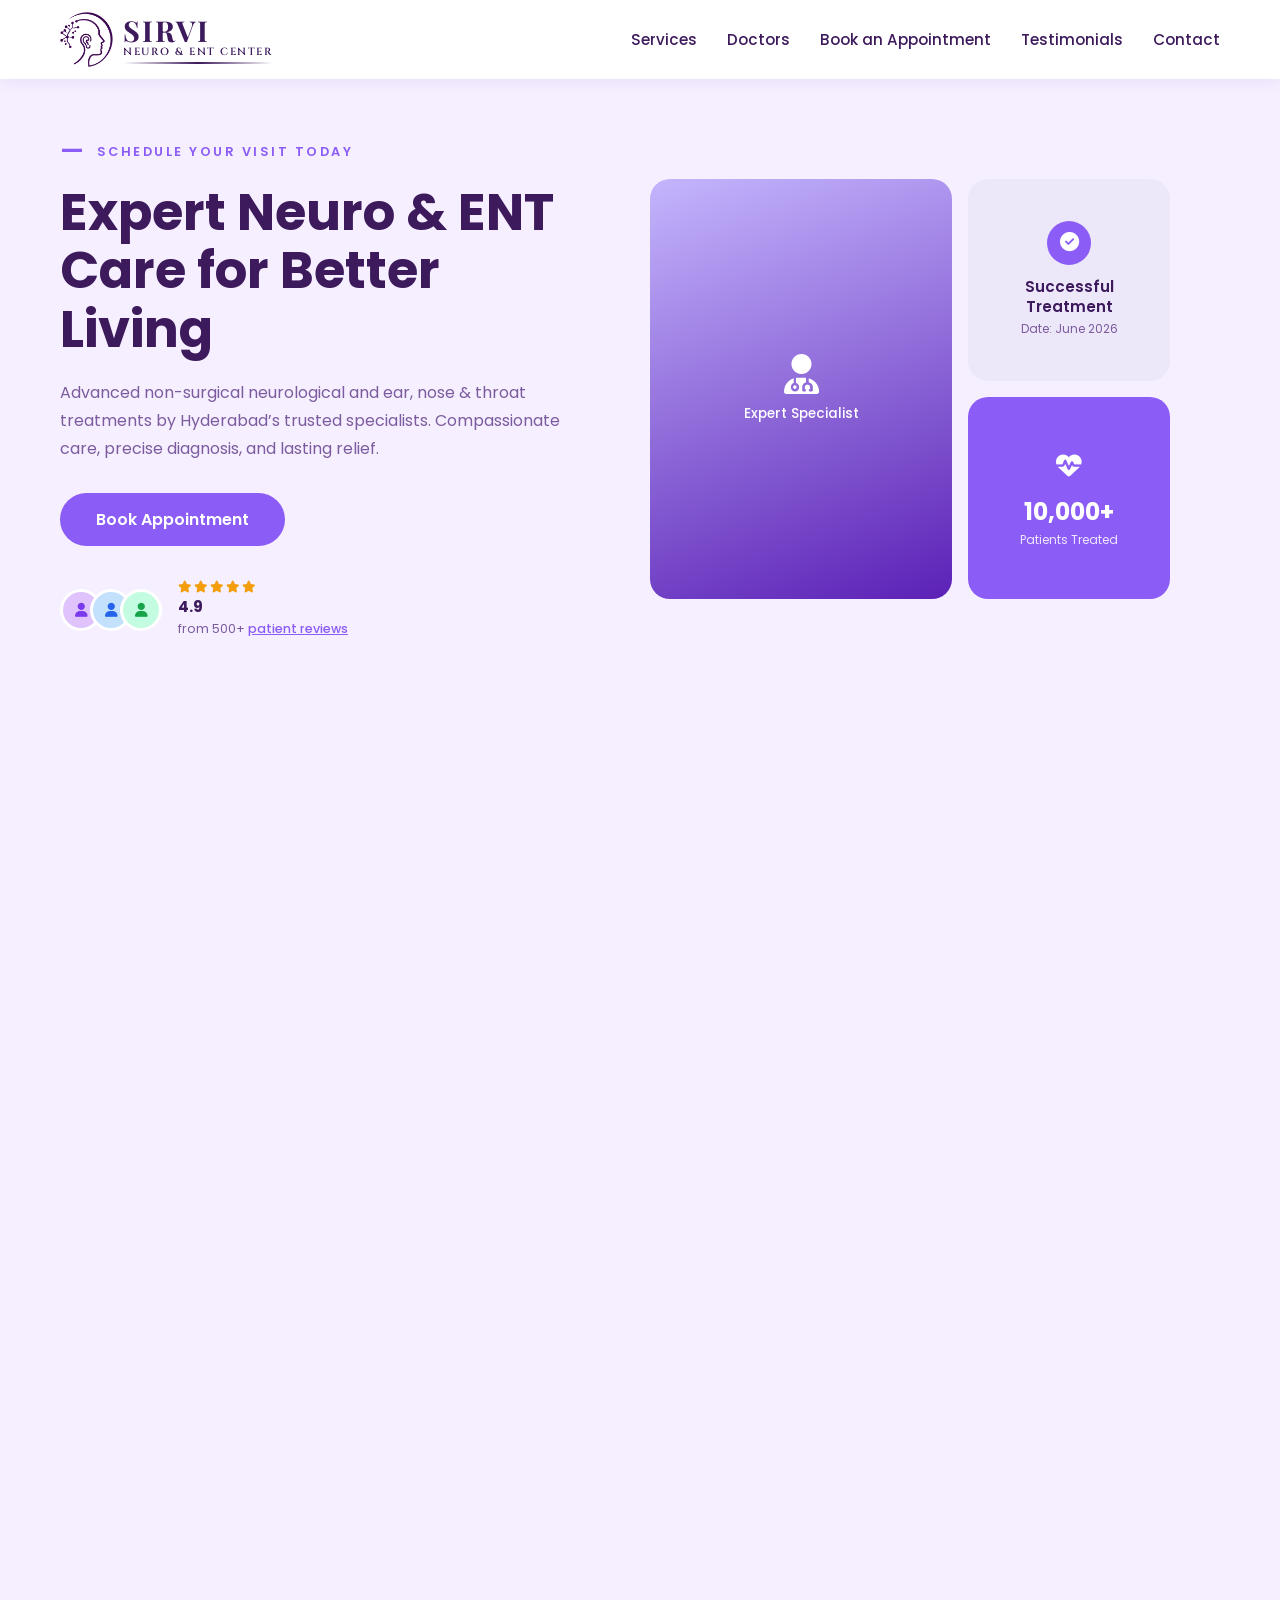
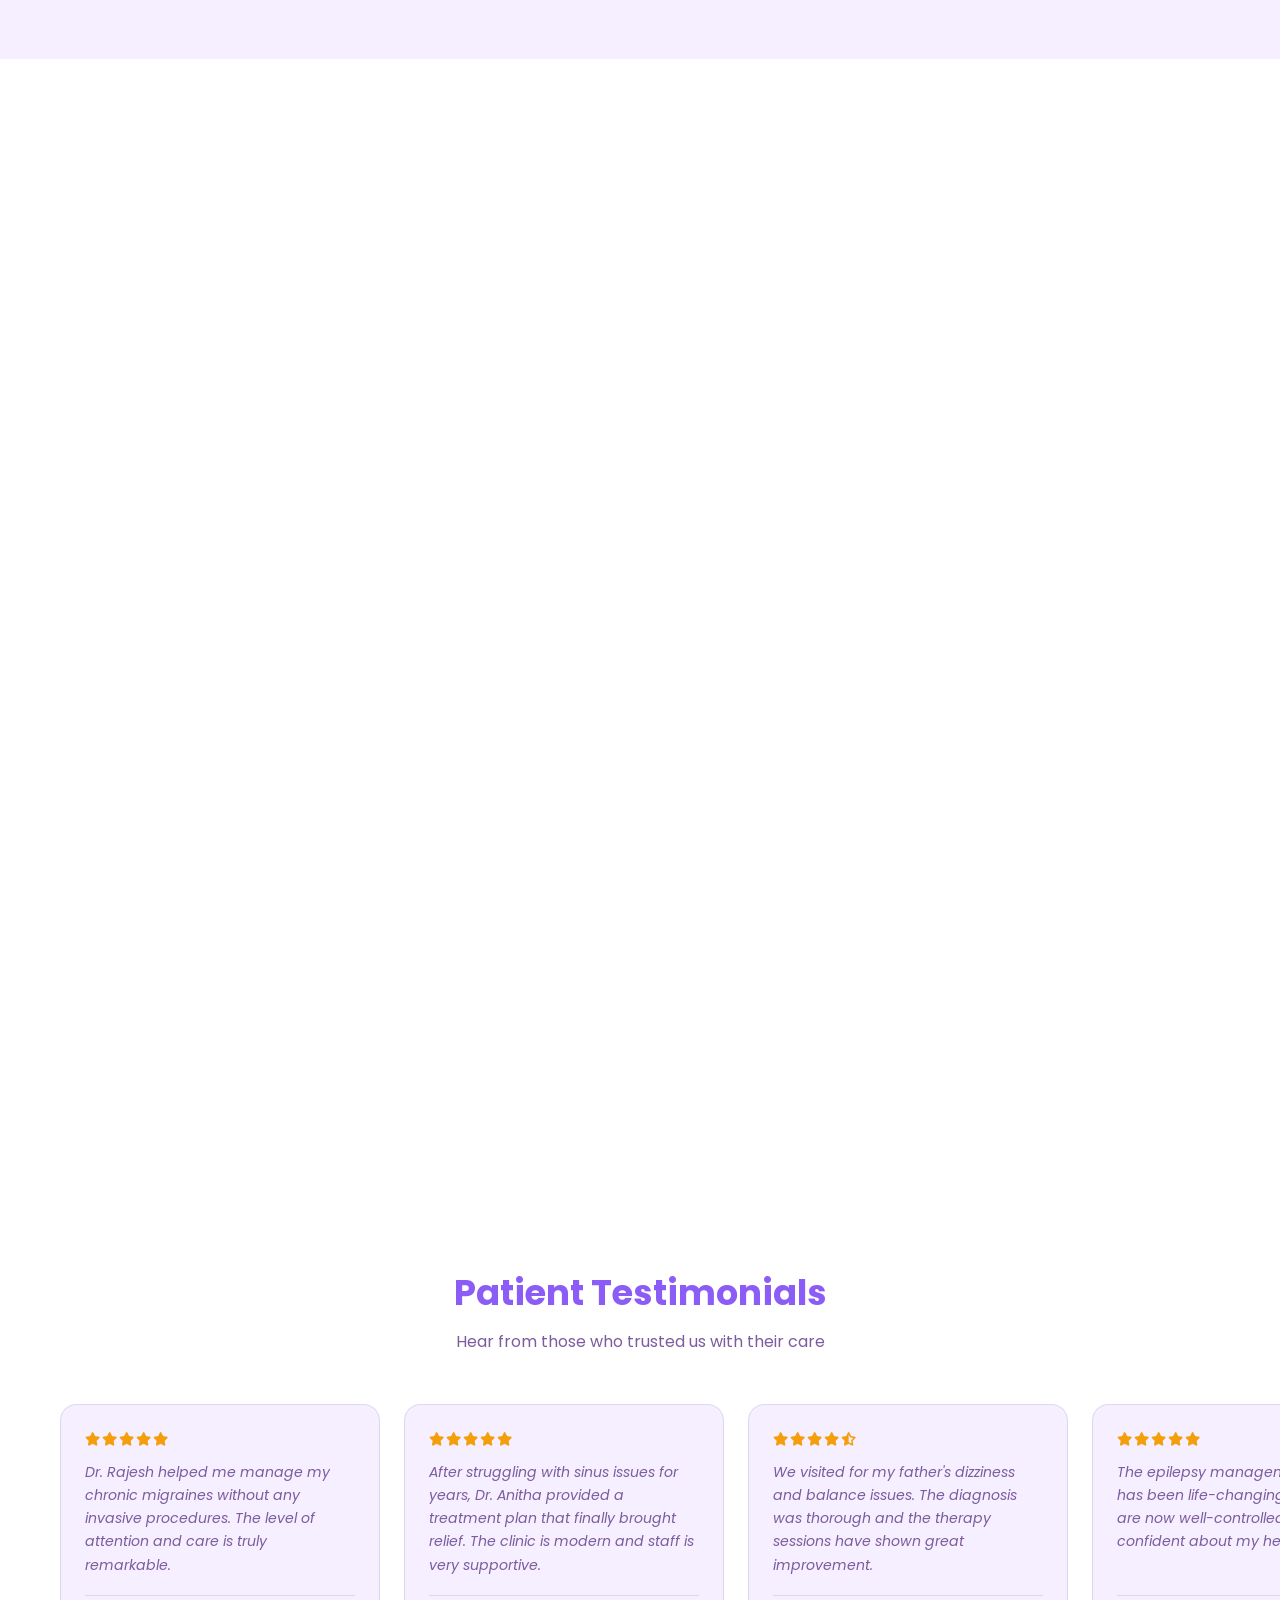
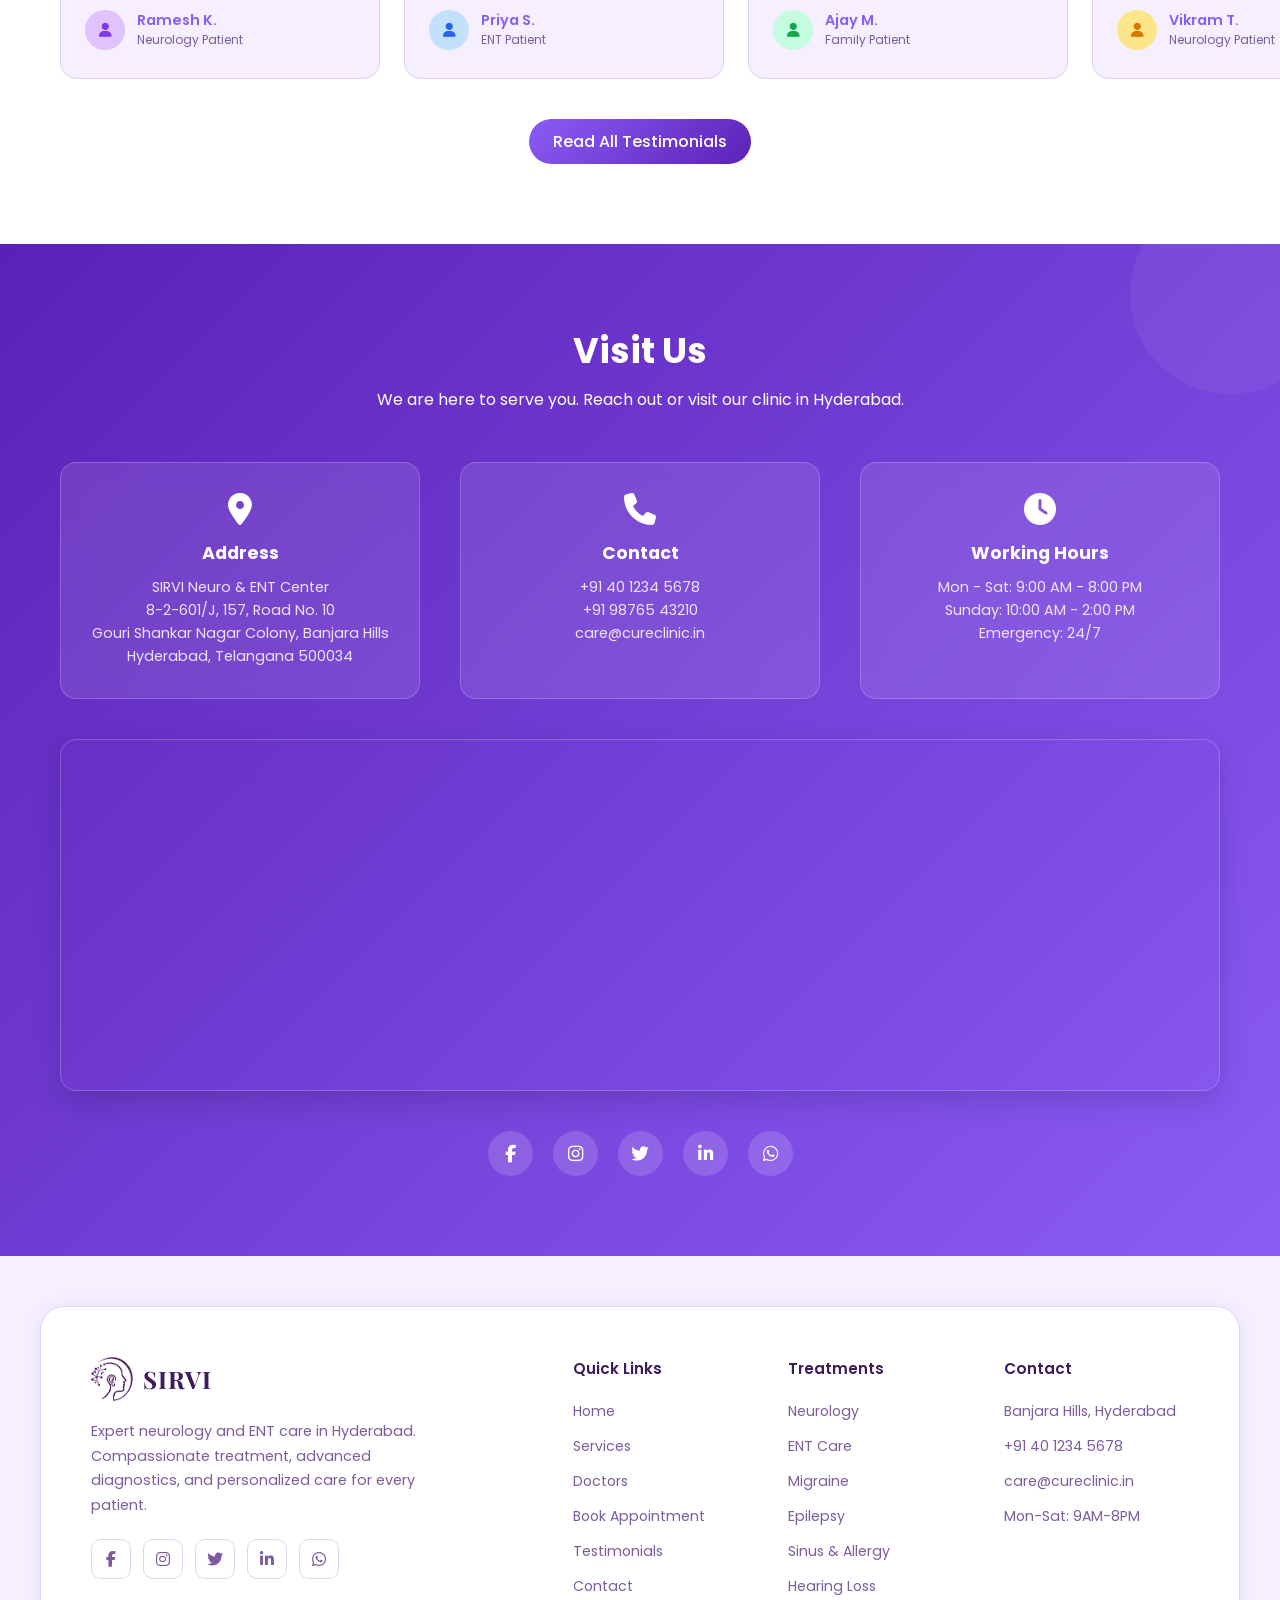
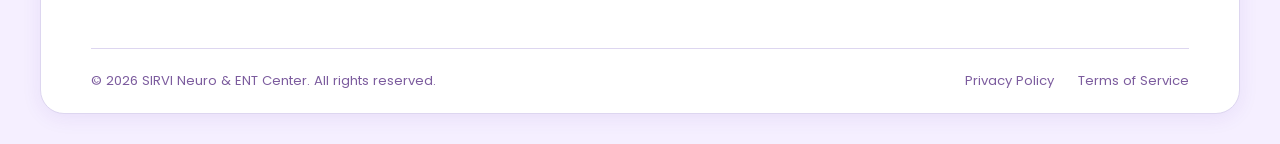
<file: doctor-profile.html>
<!DOCTYPE html>
<html lang="en">
<head>
    <meta charset="UTF-8">
    <meta name="viewport" content="width=device-width, initial-scale=1.0">
    <title>Doctor Profile - SIRVI Neuro & ENT Center</title>
    <link rel="preconnect" href="https://fonts.googleapis.com">
    <link href="https://fonts.googleapis.com/css2?family=Poppins:wght@300;400;500;600;700&display=swap" rel="stylesheet">
    <link rel="stylesheet" href="https://cdnjs.cloudflare.com/ajax/libs/font-awesome/6.5.0/css/all.min.css">
    <link rel="stylesheet" href="style.css">
</head>
<body>
    <!-- Main Header -->
    <header class="main-header">
        <div class="container">
            <nav class="navbar">
                <a href="index.html" class="logo">
                    <img src="logo pic5.png" alt="SIRVI Neuro & ENT Center Logo" class="logo-icon-img">
                    <div class="logo-text-content">
                        <h1>SIRVI</h1>
                        <span>NEURO & ENT CENTER</span>
                        <div class="logo-line"></div>
                    </div>
                </a>
                <ul class="nav-links" id="navLinks">
                    <li><a href="services.html">Services</a></li>
                    <li><a href="index.html#doctors">Doctors</a></li>
                    <li><a href="book-appointment.html">Book an Appointment</a></li>
                    <li><a href="testimonials.html">Testimonials</a></li>
                </ul>
                <div class="mobile-menu" onclick="toggleMenu()">
                    <i class="fas fa-bars"></i>
                </div>
            </nav>
        </div>
    </header>

    <section class="container">
        <div class="profile-container">
            <div class="profile-sidebar">
                <div class="profile-img-large">
                    <i class="fas fa-user-doctor"></i>
                </div>
                <h2 id="doc-name">Doctor Name</h2>
                <p id="doc-role" class="role" style="color: var(--primary); font-weight: 600; margin-bottom: 20px;">Specialization</p>
                <div class="doctor-meta" style="border: none; margin-bottom: 20px; flex-direction: column; align-items: center; gap: 10px;">
                    <span id="doc-exp"><i class="fas fa-clock"></i> Experience: X Years</span>
                </div>
                <a href="index.html#doctors" class="btn" style="width: 100%; text-align: center; display: block;">Back to Doctors</a>
            </div>
            <div class="profile-details">
                <div class="detail-section">
                    <h3><i class="fas fa-certificate"></i> Qualifications & Specialization</h3>
                    <ul class="credentials-list" id="doc-quals">
                        <li><i class="fas fa-check-circle"></i> Loading...</li>
                    </ul>
                </div>
                <div class="detail-section">
                    <h3><i class="fas fa-award"></i> Certifications & Memberships</h3>
                    <ul class="credentials-list" id="doc-certs">
                        <li><i class="fas fa-check-circle"></i> Loading...</li>
                    </ul>
                </div>
                <div class="detail-section">
                    <h3><i class="fas fa-user"></i> Personal Introduction</h3>
                    <p id="doc-intro">Loading professional introduction...</p>
                </div>
                <div class="detail-section" style="text-align: center; margin-top: 40px;">
                    <a href="book-appointment.html" class="btn profile-cta-btn">Book an Appointment</a>
                </div>
            </div>
        </div>
    </section>

    <!-- Footer -->
    <footer class="site-footer">
        <div class="footer-card">
            <div class="footer-top">
                <div class="footer-brand">
                    <a href="index.html" class="footer-logo">
                        <img src="logo pic5.png" alt="SIRVI Logo" class="footer-logo-img">
                        <span class="footer-logo-text">SIRVI</span>
                    </a>
                    <p class="footer-desc">Expert neurology and ENT care in Hyderabad. Compassionate treatment, advanced diagnostics, and personalized care for every patient.</p>
                    <div class="footer-socials">
                        <a href="#" aria-label="Facebook"><i class="fab fa-facebook-f"></i></a>
                        <a href="#" aria-label="Instagram"><i class="fab fa-instagram"></i></a>
                        <a href="#" aria-label="Twitter"><i class="fab fa-twitter"></i></a>
                        <a href="#" aria-label="LinkedIn"><i class="fab fa-linkedin-in"></i></a>
                        <a href="#" aria-label="WhatsApp"><i class="fab fa-whatsapp"></i></a>
                    </div>
                </div>
                <div class="footer-links">
                    <div class="footer-col">
                        <h4>Quick Links</h4>
                        <ul>
                            <li><a href="index.html">Home</a></li>
                            <li><a href="services.html">Services</a></li>
                            <li><a href="index.html#doctors">Doctors</a></li>
                            <li><a href="book-appointment.html">Book Appointment</a></li>
                            <li><a href="testimonials.html">Testimonials</a></li>
                            <li><a href="contact.html">Contact</a></li>
                        </ul>
                    </div>
                    <div class="footer-col">
                        <h4>Treatments</h4>
                        <ul>
                            <li><a href="services.html">Neurology</a></li>
                            <li><a href="services.html">ENT Care</a></li>
                            <li><a href="services.html">Migraine</a></li>
                            <li><a href="services.html">Epilepsy</a></li>
                            <li><a href="services.html">Sinus & Allergy</a></li>
                            <li><a href="services.html">Hearing Loss</a></li>
                        </ul>
                    </div>
                    <div class="footer-col">
                        <h4>Contact</h4>
                        <ul>
                            <li><a href="contact.html">Banjara Hills, Hyderabad</a></li>
                            <li><a href="tel:+914012345678">+91 40 1234 5678</a></li>
                            <li><a href="mailto:care@cureclinic.in">care@cureclinic.in</a></li>
                            <li><a href="contact.html">Mon-Sat: 9AM-8PM</a></li>
                        </ul>
                    </div>
                </div>
            </div>
            <div class="footer-bottom">
                <p class="footer-copy">&copy; 2026 SIRVI Neuro & ENT Center. All rights reserved.</p>
                <div class="footer-legal">
                    <a href="#">Privacy Policy</a>
                    <a href="#">Terms of Service</a>
                </div>
            </div>
        </div>
    </footer>

    <script>
        const doctors = {
            rajesh: {
                name: "Dr. Rajesh Kumar",
                role: "Consultant Neurosurgeon",
                exp: "15+ Years",
                quals: ["MBBS", "MS", "MCh (Neurosurgery)", "Fellowship in Neuro-interventional Radiology"],
                certs: ["Member of Indian Neurosurgical Society", "Fellow of the World Federation of Neurological Surgeons", "Gold Medalist in General Surgery"],
                intro: "With a passion for improving patient quality of life, Dr. Rajesh believes in a holistic approach to neurological care. By focusing on non-surgical rehabilitative techniques and precision diagnostics, he ensures that patients receive the safest and most effective treatment possible. Outside the clinic, he is a dedicated mentor to medical students and an active researcher in neuro-plasticity."
            },
            anitha: {
                name: "Dr. Anitha Rao",
                role: "Consultant ENT Surgeon",
                exp: "12+ Years",
                quals: ["MBBS", "MS (ENT)", "Fellowship in Rhinology and Skull Base Surgery"],
                certs: ["Member of Association of Otolaryngologists of India", "Certified Specialist in Endoscopic Sinus Surgery", "Board Certified ENT Surgeon"],
                intro: "Dr. Anitha is dedicated to providing compassionate care for ear, nose, and throat disorders. Her philosophy focuses on the 'human touch' in medicine—listening to the patient's story before the symptoms. She specializes in minimally invasive techniques that reduce recovery time and improve patient outcomes, ensuring that every person who walks into her clinic feels heard and cared for."
            }
        };

        const params = new URLSearchParams(window.location.search);
        const id = params.get('id');
        const doc = doctors[id];

        if (doc) {
            document.getElementById('doc-name').textContent = doc.name;
            document.getElementById('doc-role').textContent = doc.role;
            document.getElementById('doc-exp').innerHTML = '<i class="fas fa-clock"></i> Experience: ' + doc.exp;
            document.getElementById('doc-intro').textContent = doc.intro;
            
            document.getElementById('doc-quals').innerHTML = doc.quals.map(q => '<li><i class="fas fa-check-circle"></i> ' + q + '</li>').join('');
            document.getElementById('doc-certs').innerHTML = doc.certs.map(c => '<li><i class="fas fa-check-circle"></i> ' + c + '</li>').join('');
        } else {
            window.location.href = 'index.html';
        }
    </script>
    <script src="script.js"></script>
</body>
</html>
</file>
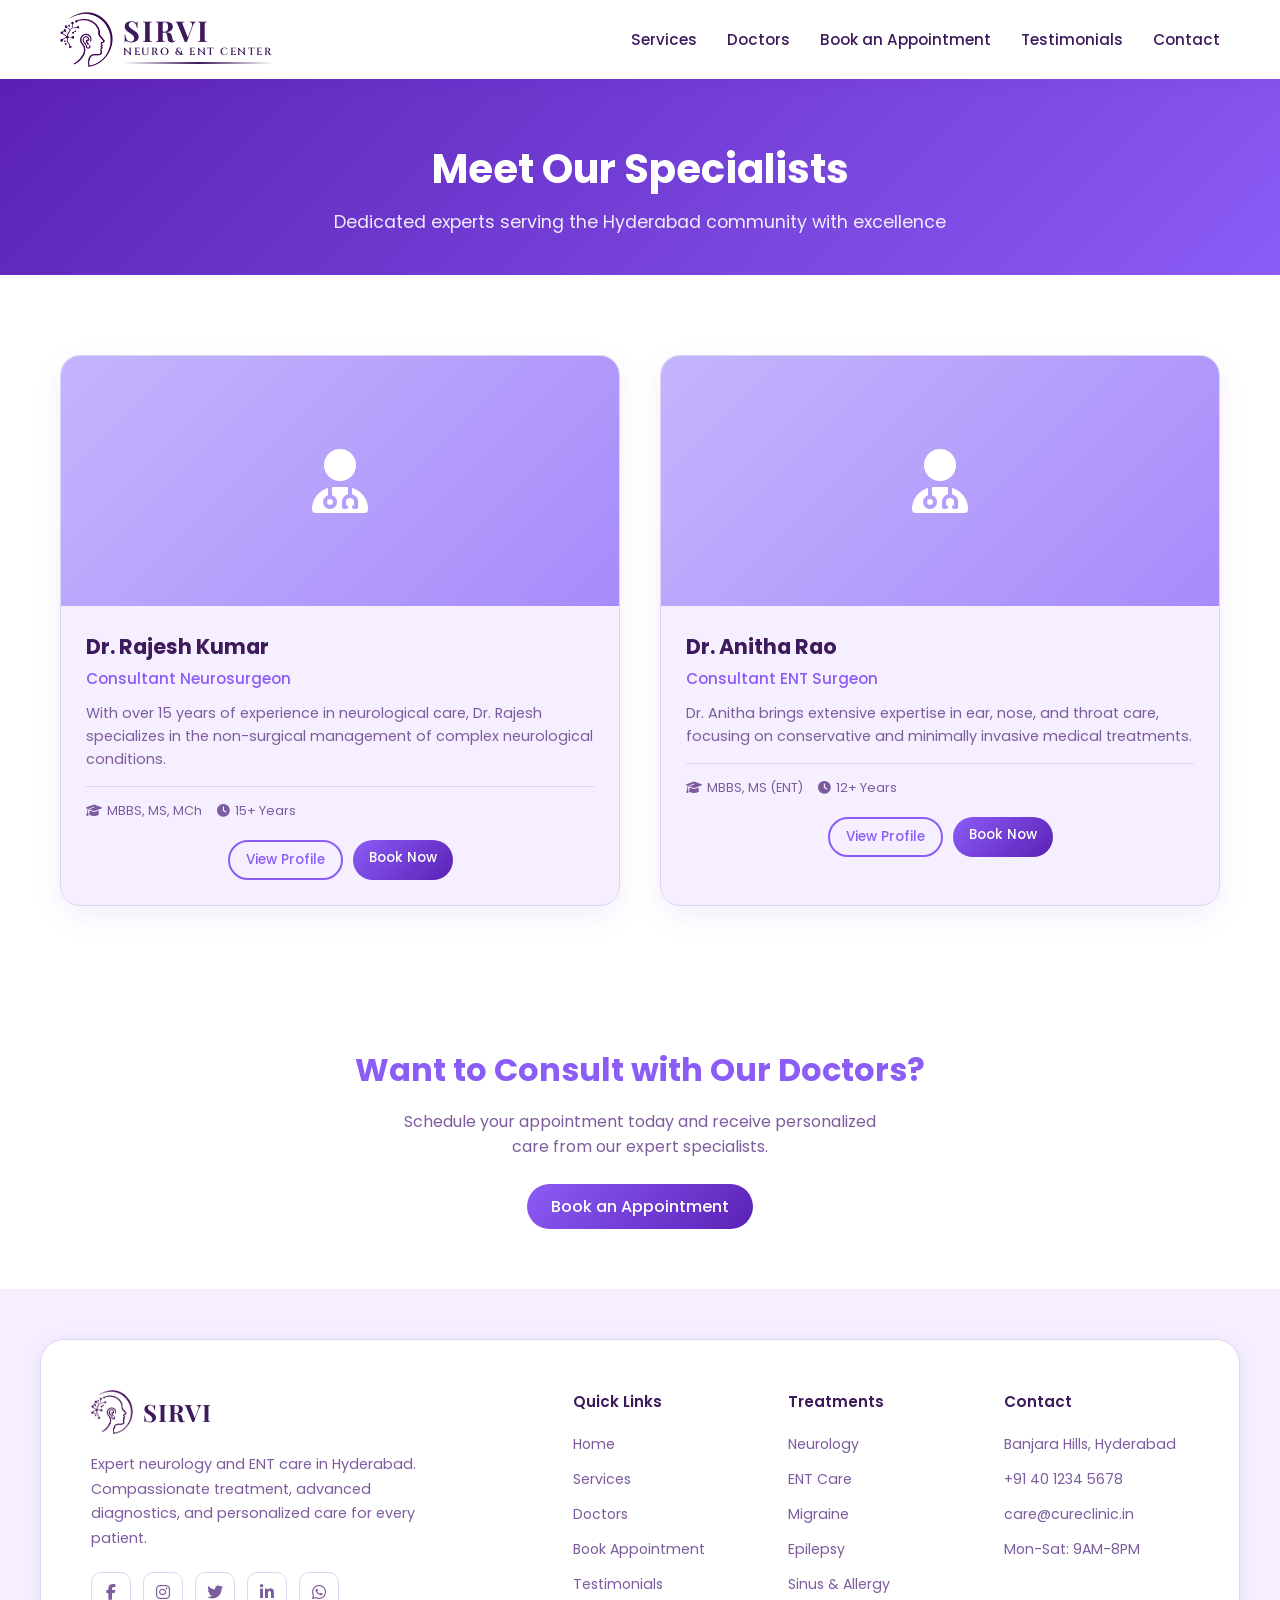
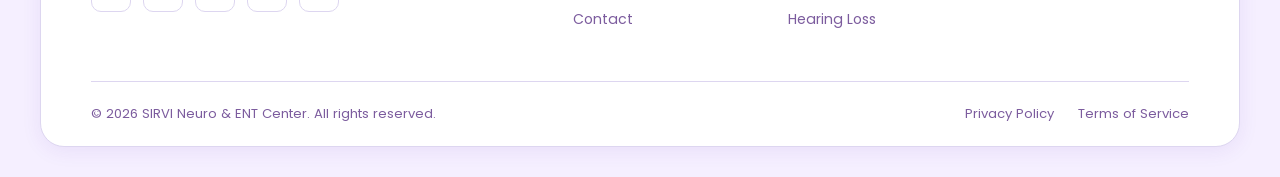
<file: doctors.html>
<!DOCTYPE html>
<html lang="en">
<head>
    <meta charset="UTF-8">
    <meta name="viewport" content="width=device-width, initial-scale=1.0">
    <title>Doctors - SIRVI Neuro & ENT Center</title>
    <link rel="preconnect" href="https://fonts.googleapis.com">
    <link href="https://fonts.googleapis.com/css2?family=Poppins:wght@300;400;500;600;700&family=Playfair+Display:wght@400;600;700&family=Cinzel:wght@400;600;700&display=swap" rel="stylesheet">
    <link rel="stylesheet" href="https://cdnjs.cloudflare.com/ajax/libs/font-awesome/6.5.0/css/all.min.css">
    <link rel="stylesheet" href="style.css">
</head>
<body>
    <!-- Main Header -->
    <header class="main-header">
        <div class="container">
            <nav class="navbar">
                <a href="index.html" class="logo">
                    <img src="logo pic5.png" alt="SIRVI Neuro & ENT Center Logo" class="logo-icon-img">
                    <div class="logo-text-content">
                        <h1>SIRVI</h1>
                        <span>NEURO & ENT CENTER</span>
                        <div class="logo-line"></div>
                    </div>
                </a>
                <ul class="nav-links" id="navLinks">
                    <li><a href="services.html">Services</a></li>
                    <li><a href="doctors.html">Doctors</a></li>
                    <li><a href="book-appointment.html">Book an Appointment</a></li>
                    <li><a href="testimonials.html">Testimonials</a></li>
                    <li><a href="contact.html">Contact</a></li>
                </ul>
                <div class="mobile-menu" onclick="toggleMenu()">
                    <i class="fas fa-bars"></i>
                </div>
            </nav>
        </div>
    </header>

    <!-- Page Banner -->
    <section class="page-banner">
        <div class="container">
            <h2>Meet Our Specialists</h2>
            <p>Dedicated experts serving the Hyderabad community with excellence</p>
        </div>
    </section>

    <!-- Doctors Section -->
    <section id="doctors" class="doctors-section">
        <div class="container">
            <div class="doctors-grid">
                <div class="doctor-card">
                    <div class="doctor-img-container">
                        <div class="doctor-img"><i class="fas fa-user-doctor"></i></div>
                        <div class="doctor-summary">
                            <p>Expert in non-surgical neuro-rehabilitation and chronic pain management with a patient-centric approach.</p>
                        </div>
                    </div>
                    <div class="doctor-info">
                        <h3>Dr. Rajesh Kumar</h3>
                        <div class="role">Consultant Neurosurgeon</div>
                        <p class="doctor-short-desc">With over 15 years of experience in neurological care, Dr. Rajesh specializes in the non-surgical management of complex neurological conditions.</p>
                        <div class="doctor-meta">
                            <span><i class="fas fa-graduation-cap"></i> MBBS, MS, MCh</span>
                            <span><i class="fas fa-clock"></i> 15+ Years</span>
                        </div>
                        <div class="doctor-actions">
                            <a href="doctor-profile.html?id=rajesh" class="btn btn-outline">View Profile</a>
                            <a href="book-appointment.html" class="btn">Book Now</a>
                        </div>
                    </div>
                </div>
                <div class="doctor-card">
                    <div class="doctor-img-container">
                        <div class="doctor-img"><i class="fas fa-user-doctor"></i></div>
                        <div class="doctor-summary">
                            <p>Specialist in minimally invasive ENT procedures and comprehensive hearing health solutions.</p>
                        </div>
                    </div>
                    <div class="doctor-info">
                        <h3>Dr. Anitha Rao</h3>
                        <div class="role">Consultant ENT Surgeon</div>
                        <p class="doctor-short-desc">Dr. Anitha brings extensive expertise in ear, nose, and throat care, focusing on conservative and minimally invasive medical treatments.</p>
                        <div class="doctor-meta">
                            <span><i class="fas fa-graduation-cap"></i> MBBS, MS (ENT)</span>
                            <span><i class="fas fa-clock"></i> 12+ Years</span>
                        </div>
                        <div class="doctor-actions">
                            <a href="doctor-profile.html?id=anitha" class="btn btn-outline">View Profile</a>
                            <a href="book-appointment.html" class="btn">Book Now</a>
                        </div>
                    </div>
                </div>
            </div>
        </div>
    </section>

    <!-- CTA Section -->
    <section class="cta-section">
        <div class="container">
            <h2>Want to Consult with Our Doctors?</h2>
            <p>Schedule your appointment today and receive personalized care from our expert specialists.</p>
            <a href="book-appointment.html" class="btn">Book an Appointment</a>
        </div>
    </section>

    <!-- Footer -->
    <footer class="site-footer">
        <div class="footer-card">
            <div class="footer-top">
                <div class="footer-brand">
                    <a href="index.html" class="footer-logo">
                        <img src="logo pic5.png" alt="SIRVI Logo" class="footer-logo-img">
                        <span class="footer-logo-text">SIRVI</span>
                    </a>
                    <p class="footer-desc">Expert neurology and ENT care in Hyderabad. Compassionate treatment, advanced diagnostics, and personalized care for every patient.</p>
                    <div class="footer-socials">
                        <a href="#" aria-label="Facebook"><i class="fab fa-facebook-f"></i></a>
                        <a href="#" aria-label="Instagram"><i class="fab fa-instagram"></i></a>
                        <a href="#" aria-label="Twitter"><i class="fab fa-twitter"></i></a>
                        <a href="#" aria-label="LinkedIn"><i class="fab fa-linkedin-in"></i></a>
                        <a href="#" aria-label="WhatsApp"><i class="fab fa-whatsapp"></i></a>
                    </div>
                </div>
                <div class="footer-links">
                    <div class="footer-col">
                        <h4>Quick Links</h4>
                        <ul>
                            <li><a href="index.html">Home</a></li>
                            <li><a href="services.html">Services</a></li>
                            <li><a href="index.html#doctors">Doctors</a></li>
                            <li><a href="book-appointment.html">Book Appointment</a></li>
                            <li><a href="testimonials.html">Testimonials</a></li>
                            <li><a href="contact.html">Contact</a></li>
                        </ul>
                    </div>
                    <div class="footer-col">
                        <h4>Treatments</h4>
                        <ul>
                            <li><a href="services.html">Neurology</a></li>
                            <li><a href="services.html">ENT Care</a></li>
                            <li><a href="services.html">Migraine</a></li>
                            <li><a href="services.html">Epilepsy</a></li>
                            <li><a href="services.html">Sinus & Allergy</a></li>
                            <li><a href="services.html">Hearing Loss</a></li>
                        </ul>
                    </div>
                    <div class="footer-col">
                        <h4>Contact</h4>
                        <ul>
                            <li><a href="contact.html">Banjara Hills, Hyderabad</a></li>
                            <li><a href="tel:+914012345678">+91 40 1234 5678</a></li>
                            <li><a href="mailto:care@cureclinic.in">care@cureclinic.in</a></li>
                            <li><a href="contact.html">Mon-Sat: 9AM-8PM</a></li>
                        </ul>
                    </div>
                </div>
            </div>
            <div class="footer-bottom">
                <p class="footer-copy">&copy; 2026 SIRVI Neuro & ENT Center. All rights reserved.</p>
                <div class="footer-legal">
                    <a href="#">Privacy Policy</a>
                    <a href="#">Terms of Service</a>
                </div>
            </div>
        </div>
    </footer>

    <script src="script.js"></script>
</body>
</html>
</file>
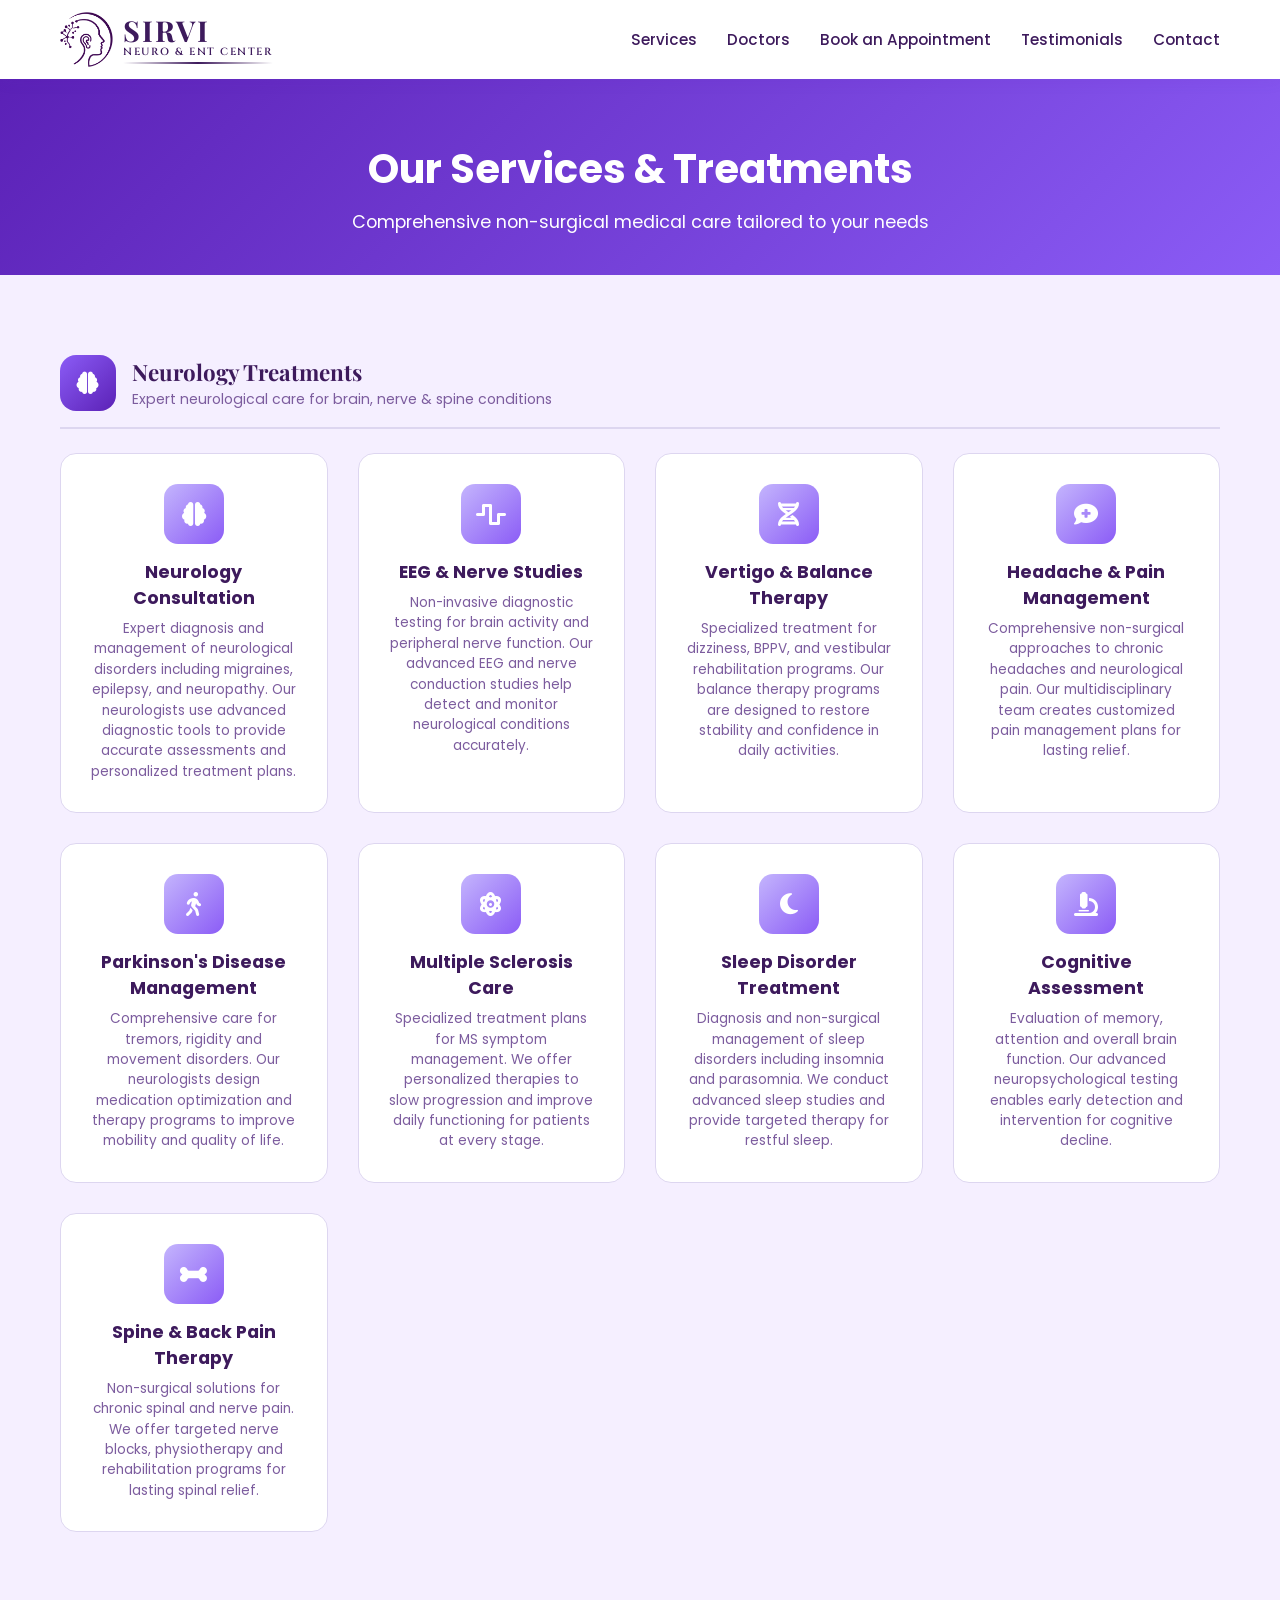
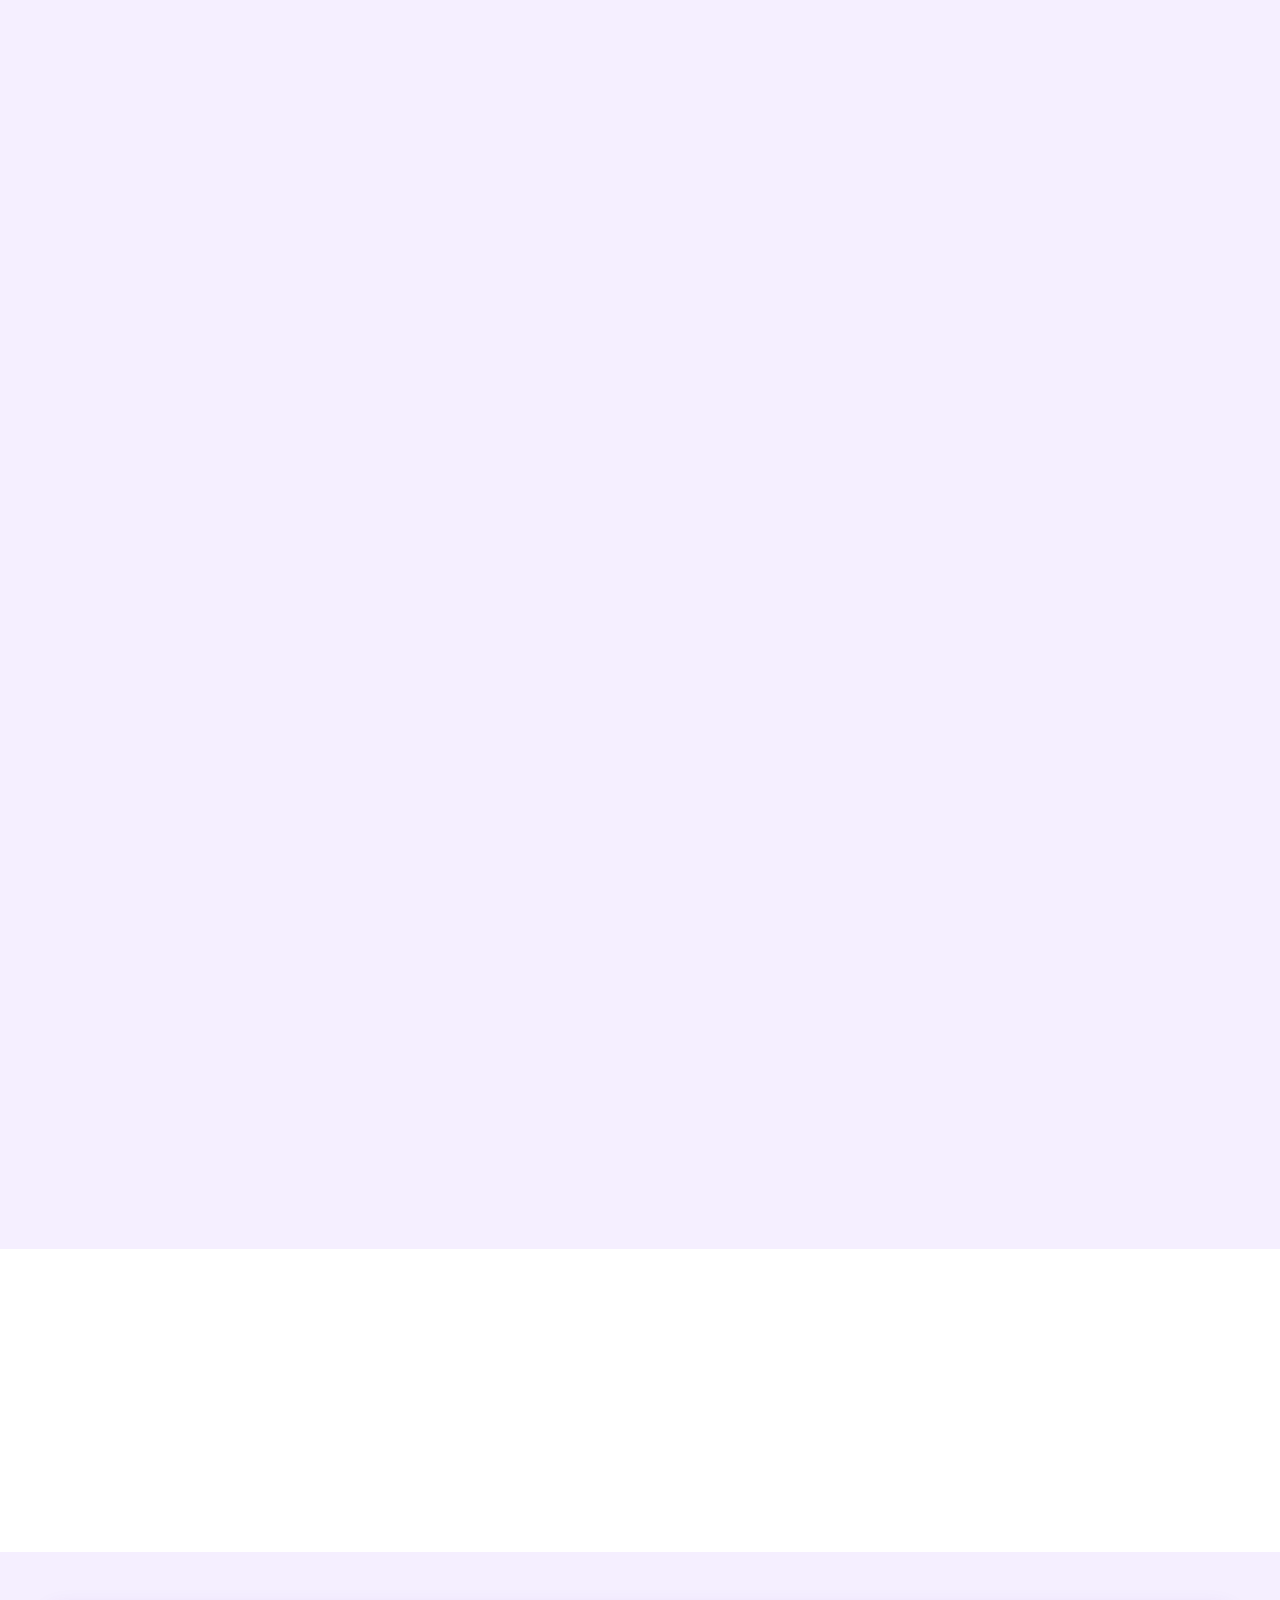
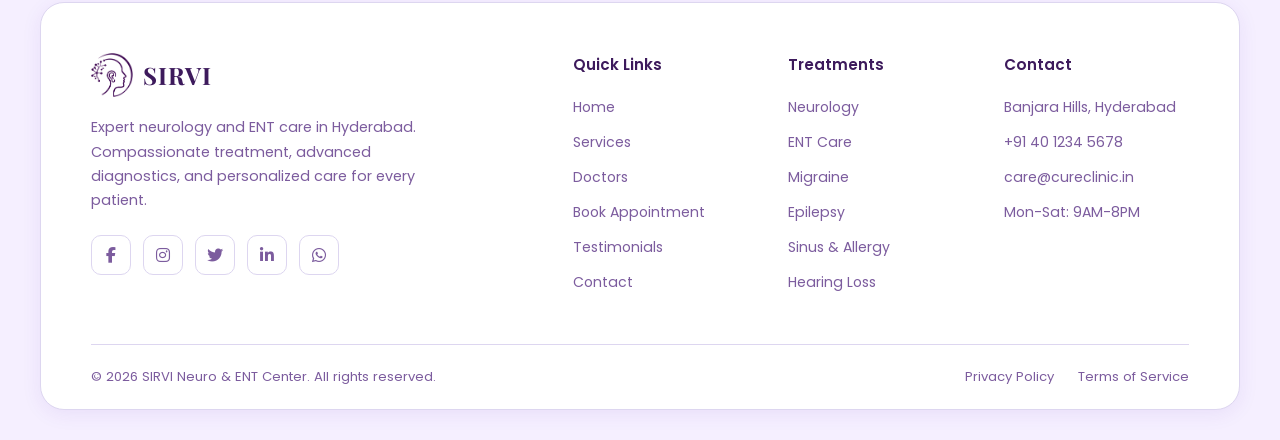
<file: services.html>
<!DOCTYPE html>
<html lang="en">
<head>
    <meta charset="UTF-8">
    <meta name="viewport" content="width=device-width, initial-scale=1.0">
    <title>Services - SIRVI Neuro & ENT Center</title>
    <link rel="preconnect" href="https://fonts.googleapis.com">
    <link href="https://fonts.googleapis.com/css2?family=Poppins:wght@300;400;500;600;700&family=Playfair+Display:wght@400;600;700&family=Cinzel:wght@400;600;700&display=swap" rel="stylesheet">
    <link rel="stylesheet" href="https://cdnjs.cloudflare.com/ajax/libs/font-awesome/6.5.0/css/all.min.css">
    <link rel="stylesheet" href="style.css">
</head>
<body>
    <!-- Main Header -->
    <header class="main-header">
        <div class="container">
            <nav class="navbar">
                <a href="index.html" class="logo">
                    <img src="logo pic5.png" alt="SIRVI Neuro & ENT Center Logo" class="logo-icon-img">
                    <div class="logo-text-content">
                        <h1>SIRVI</h1>
                        <span>NEURO & ENT CENTER</span>
                        <div class="logo-line"></div>
                    </div>
                </a>
                <ul class="nav-links" id="navLinks">
                    <li><a href="services.html">Services</a></li>
                    <li><a href="index.html#doctors">Doctors</a></li>
                    <li><a href="book-appointment.html">Book an Appointment</a></li>
                    <li><a href="testimonials.html">Testimonials</a></li>
                    <li><a href="contact.html">Contact</a></li>
                </ul>
                <div class="mobile-menu" onclick="toggleMenu()">
                    <i class="fas fa-bars"></i>
                </div>
            </nav>
        </div>
    </header>

    <!-- Page Banner -->
    <section class="page-banner">
        <div class="container">
            <h2 class="blur-reveal">Our Services & Treatments</h2>
            <p class="blur-reveal blur-d1">Comprehensive non-surgical medical care tailored to your needs</p>
        </div>
    </section>

    <!-- Services Section -->
    <section id="services">
        <div class="container">
            <!-- Search Bar -->
            <div class="services-search blur-reveal">
                <div class="search-input-wrap">
                    <i class="fas fa-search search-icon"></i>
                    <input type="text" id="treatmentSearch" placeholder="Search treatments..." autocomplete="off">
                    <button class="search-clear" id="searchClear" aria-label="Clear search"><i class="fas fa-times"></i></button>
                </div>
            </div>

            <!-- Neuro Category -->
            <div class="service-category blur-reveal blur-d2" data-category="neuro">
                <div class="category-header">
                    <div class="category-icon neuro-icon"><i class="fas fa-brain"></i></div>
                    <div>
                        <h3>Neurology Treatments</h3>
                        <p>Expert neurological care for brain, nerve & spine conditions</p>
                    </div>
                </div>
                <div class="services-grid blur-reveal blur-d3">
                    <div class="service-card" data-search="neurology consultation diagnosis migraine epilepsy neuropathy">
                        <div class="service-icon"><i class="fas fa-brain"></i></div>
                        <h3>Neurology Consultation</h3>
                        <p>Expert diagnosis and management of neurological disorders including migraines, epilepsy, and neuropathy. Our neurologists use advanced diagnostic tools to provide accurate assessments and personalized treatment plans.</p>
                    </div>
                    <div class="service-card" data-search="eeg nerve studies brain activity peripheral nerve">
                        <div class="service-icon"><i class="fas fa-wave-square"></i></div>
                        <h3>EEG & Nerve Studies</h3>
                        <p>Non-invasive diagnostic testing for brain activity and peripheral nerve function. Our advanced EEG and nerve conduction studies help detect and monitor neurological conditions accurately.</p>
                    </div>
                    <div class="service-card" data-search="vertigo balance therapy dizziness bppv vestibular">
                        <div class="service-icon"><i class="fas fa-dna"></i></div>
                        <h3>Vertigo & Balance Therapy</h3>
                        <p>Specialized treatment for dizziness, BPPV, and vestibular rehabilitation programs. Our balance therapy programs are designed to restore stability and confidence in daily activities.</p>
                    </div>
                    <div class="service-card" data-search="headache pain management migraine chronic">
                        <div class="service-icon"><i class="fas fa-comment-medical"></i></div>
                        <h3>Headache & Pain Management</h3>
                        <p>Comprehensive non-surgical approaches to chronic headaches and neurological pain. Our multidisciplinary team creates customized pain management plans for lasting relief.</p>
                    </div>
                    <div class="service-card" data-search="parkinson disease movement disorder tremor rigidity">
                        <div class="service-icon"><i class="fas fa-person-walking"></i></div>
                        <h3>Parkinson's Disease Management</h3>
                        <p>Comprehensive care for tremors, rigidity and movement disorders. Our neurologists design medication optimization and therapy programs to improve mobility and quality of life.</p>
                    </div>
                    <div class="service-card" data-search="multiple sclerosis ms neurology">
                        <div class="service-icon"><i class="fas fa-atom"></i></div>
                        <h3>Multiple Sclerosis Care</h3>
                        <p>Specialized treatment plans for MS symptom management. We offer personalized therapies to slow progression and improve daily functioning for patients at every stage.</p>
                    </div>
                    <div class="service-card" data-search="sleep disorder insomnia parasomnia sleep study">
                        <div class="service-icon"><i class="fas fa-moon"></i></div>
                        <h3>Sleep Disorder Treatment</h3>
                        <p>Diagnosis and non-surgical management of sleep disorders including insomnia and parasomnia. We conduct advanced sleep studies and provide targeted therapy for restful sleep.</p>
                    </div>
                    <div class="service-card" data-search="cognitive assessment memory attention brain function neuropsychological">
                        <div class="service-icon"><i class="fas fa-microscope"></i></div>
                        <h3>Cognitive Assessment</h3>
                        <p>Evaluation of memory, attention and overall brain function. Our advanced neuropsychological testing enables early detection and intervention for cognitive decline.</p>
                    </div>
                    <div class="service-card" data-search="spine back pain therapy nerve block physiotherapy">
                        <div class="service-icon"><i class="fas fa-bone"></i></div>
                        <h3>Spine & Back Pain Therapy</h3>
                        <p>Non-surgical solutions for chronic spinal and nerve pain. We offer targeted nerve blocks, physiotherapy and rehabilitation programs for lasting spinal relief.</p>
                    </div>
                </div>
            </div>

            <!-- ENT Category -->
            <div class="service-category blur-reveal blur-d4" data-category="ent">
                <div class="category-header">
                    <div class="category-icon ent-icon"><i class="fas fa-ear-listen"></i></div>
                    <div>
                        <h3>ENT Treatments</h3>
                        <p>Specialized ear, nose & throat care for all ages</p>
                    </div>
                </div>
                <div class="services-grid blur-reveal blur-d5">
                    <div class="service-card" data-search="ent examination ear nose throat hearing allergy">
                        <div class="service-icon"><i class="fas fa-ear-listen"></i></div>
                        <h3>ENT Examination</h3>
                        <p>Complete ear, nose, and throat assessments including hearing tests and allergy management. We offer thorough evaluations using state-of-the-art equipment for precise diagnosis.</p>
                    </div>
                    <div class="service-card" data-search="sinus allergy care sinusitis rhinitis">
                        <div class="service-icon"><i class="fas fa-head-side-cough"></i></div>
                        <h3>Sinus & Allergy Care</h3>
                        <p>Medical management of chronic sinusitis, allergic rhinitis, and respiratory conditions. We provide comprehensive allergy testing and personalized treatment strategies for long-term relief.</p>
                    </div>
                    <div class="service-card" data-search="preventive health screening checkup lifestyle">
                        <div class="service-icon"><i class="fas fa-clipboard-check"></i></div>
                        <h3>Preventive Health Screening</h3>
                        <p>Regular health check-ups, lifestyle counseling, and chronic disease monitoring. Stay ahead of potential health issues with our comprehensive preventive care programs.</p>
                    </div>
                    <div class="service-card" data-search="sleep snoring evaluation apnea sleep study">
                        <div class="service-icon"><i class="fas fa-lungs"></i></div>
                        <h3>Sleep & Snoring Evaluation</h3>
                        <p>Assessment and non-invasive management of sleep apnea and snoring disorders. We help you achieve better sleep quality through comprehensive evaluation and targeted therapies.</p>
                    </div>
                    <div class="service-card" data-search="tinnitus ringing ears buzzing sound therapy">
                        <div class="service-icon"><i class="fas fa-bell"></i></div>
                        <h3>Tinnitus Treatment</h3>
                        <p>Specialized care for persistent ringing and buzzing in the ears. Our sound therapy and advanced treatments help reduce tinnitus severity and improve quality of life.</p>
                    </div>
                    <div class="service-card" data-search="deviated septum septoplasty nasal airflow">
                        <div class="service-icon"><i class="fas fa-nose-wide"></i></div>
                        <h3>Deviated Septum Correction</h3>
                        <p>Non-surgical and minimally invasive septoplasty options to restore proper nasal airflow. Breathe easier with expert nasal airway correction procedures.</p>
                    </div>
                    <div class="service-card" data-search="ear infection treatment antibiotics drainage">
                        <div class="service-icon"><i class="fas fa-ear-listen"></i></div>
                        <h3>Ear Infection Treatment</h3>
                        <p>Expert care for acute and chronic ear infections in both children and adults. Targeted antibiotics and drainage procedures ensure fast and effective recovery.</p>
                    </div>
                    <div class="service-card" data-search="thyroid neck evaluation mass imaging biopsy">
                        <div class="service-icon"><i class="fas fa-x-ray"></i></div>
                        <h3>Thyroid & Neck Evaluation</h3>
                        <p>Comprehensive screening for thyroid and neck masses using advanced imaging and biopsy techniques. Early detection and accurate diagnosis for peace of mind.</p>
                    </div>
                    <div class="service-card" data-search="speech swallowing therapy dysphagia communication">
                        <div class="service-icon"><i class="fas fa-comments"></i></div>
                        <h3>Speech & Swallowing Therapy</h3>
                        <p>Rehabilitation for speech disorders and dysphagia. Personalized therapy programs restore clear communication and safe swallowing for patients of all ages.</p>
                    </div>
                </div>
            </div>
        </div>
    </section>

    <!-- CTA Section -->
    <section class="cta-section">
        <div class="container">
            <h2 class="blur-reveal blur-d7">Ready to Schedule a Consultation?</h2>
            <p class="blur-reveal blur-d8">Our team of specialists is here to help you with personalized care and treatment plans.</p>
            <a href="book-appointment.html" class="btn blur-reveal blur-d9">Book an Appointment</a>
        </div>
    </section>

    <!-- Footer -->
    <footer class="site-footer">
        <div class="footer-card">
            <div class="footer-top">
                <div class="footer-brand">
                    <a href="index.html" class="footer-logo">
                        <img src="logo pic5.png" alt="SIRVI Logo" class="footer-logo-img">
                        <span class="footer-logo-text">SIRVI</span>
                    </a>
                    <p class="footer-desc">Expert neurology and ENT care in Hyderabad. Compassionate treatment, advanced diagnostics, and personalized care for every patient.</p>
                    <div class="footer-socials">
                        <a href="#" aria-label="Facebook"><i class="fab fa-facebook-f"></i></a>
                        <a href="#" aria-label="Instagram"><i class="fab fa-instagram"></i></a>
                        <a href="#" aria-label="Twitter"><i class="fab fa-twitter"></i></a>
                        <a href="#" aria-label="LinkedIn"><i class="fab fa-linkedin-in"></i></a>
                        <a href="#" aria-label="WhatsApp"><i class="fab fa-whatsapp"></i></a>
                    </div>
                </div>
                <div class="footer-links">
                    <div class="footer-col">
                        <h4>Quick Links</h4>
                        <ul>
                            <li><a href="index.html">Home</a></li>
                            <li><a href="services.html">Services</a></li>
                            <li><a href="index.html#doctors">Doctors</a></li>
                            <li><a href="book-appointment.html">Book Appointment</a></li>
                            <li><a href="testimonials.html">Testimonials</a></li>
                            <li><a href="contact.html">Contact</a></li>
                        </ul>
                    </div>
                    <div class="footer-col">
                        <h4>Treatments</h4>
                        <ul>
                            <li><a href="services.html">Neurology</a></li>
                            <li><a href="services.html">ENT Care</a></li>
                            <li><a href="services.html">Migraine</a></li>
                            <li><a href="services.html">Epilepsy</a></li>
                            <li><a href="services.html">Sinus & Allergy</a></li>
                            <li><a href="services.html">Hearing Loss</a></li>
                        </ul>
                    </div>
                    <div class="footer-col">
                        <h4>Contact</h4>
                        <ul>
                            <li><a href="contact.html">Banjara Hills, Hyderabad</a></li>
                            <li><a href="tel:+914012345678">+91 40 1234 5678</a></li>
                            <li><a href="mailto:care@cureclinic.in">care@cureclinic.in</a></li>
                            <li><a href="contact.html">Mon-Sat: 9AM-8PM</a></li>
                        </ul>
                    </div>
                </div>
            </div>
            <div class="footer-bottom">
                <p class="footer-copy">&copy; 2026 SIRVI Neuro & ENT Center. All rights reserved.</p>
                <div class="footer-legal">
                    <a href="#">Privacy Policy</a>
                    <a href="#">Terms of Service</a>
                </div>
            </div>
        </div>
    </footer>

    <script src="script.js"></script>
</body>
</html>
</file>
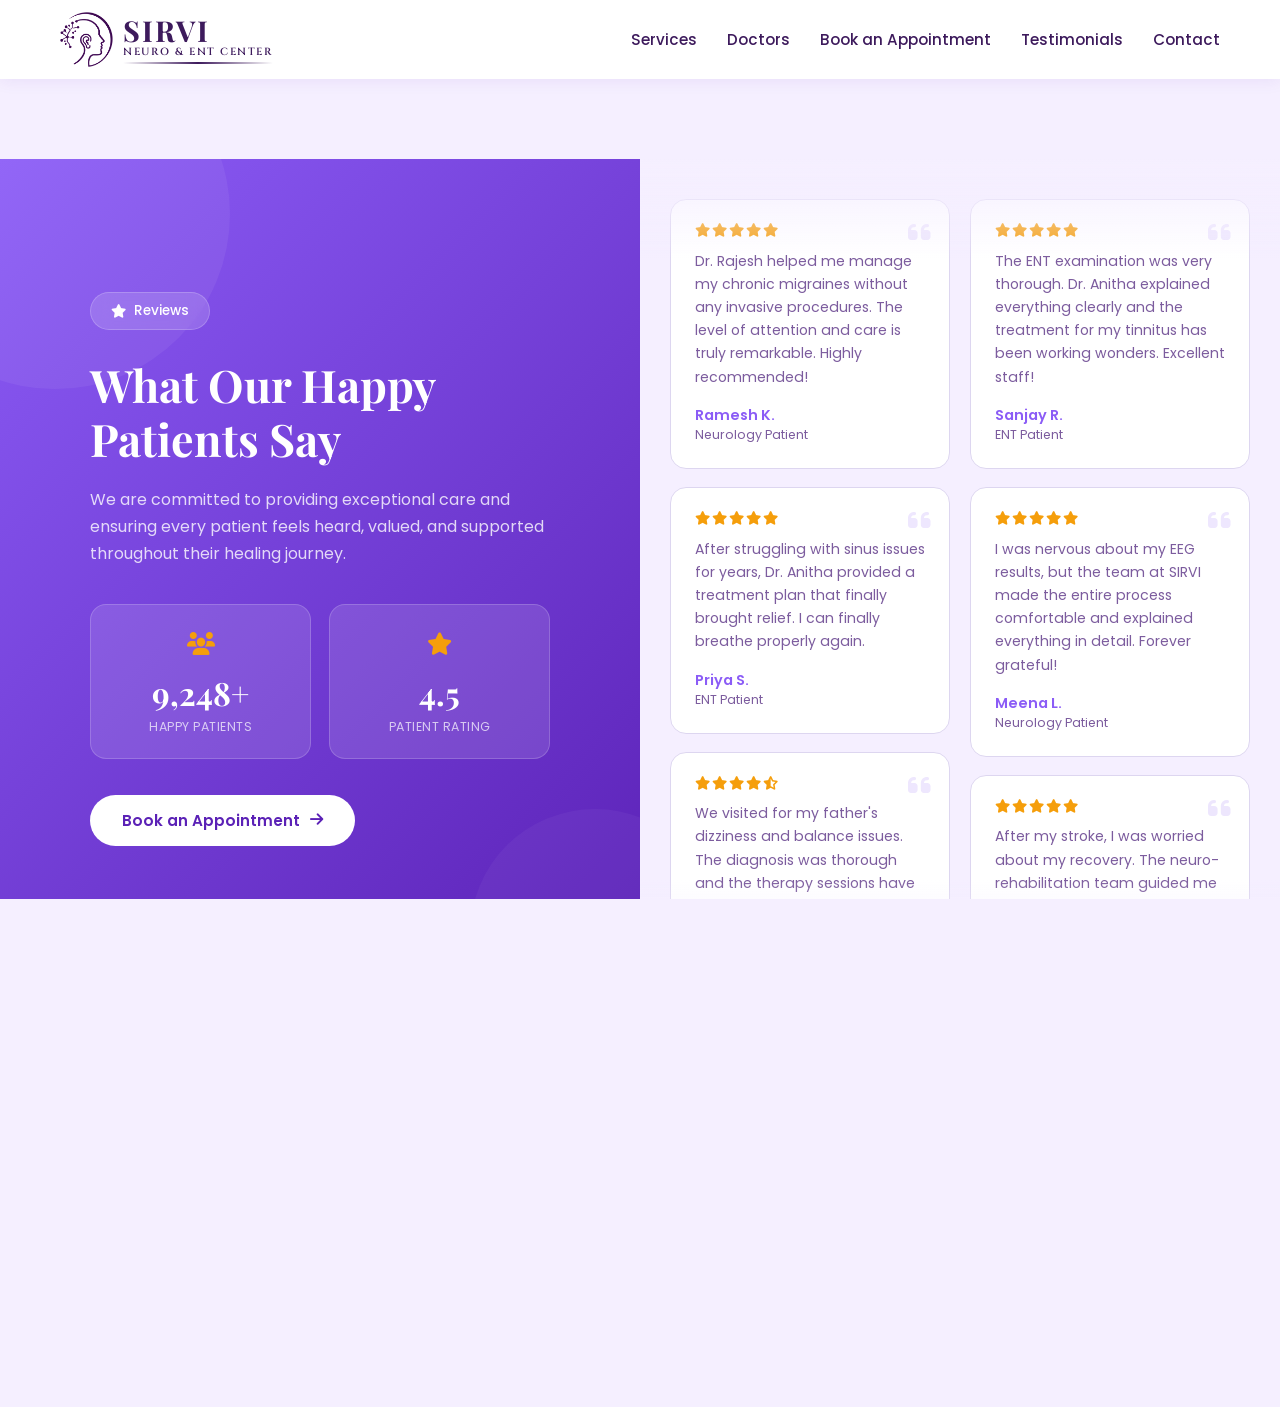
<file: testimonials.html>
<!DOCTYPE html>
<html lang="en">
<head>
    <meta charset="UTF-8">
    <meta name="viewport" content="width=device-width, initial-scale=1.0">
    <title>Testimonials - SIRVI Neuro & ENT Center</title>
    <link rel="preconnect" href="https://fonts.googleapis.com">
    <link href="https://fonts.googleapis.com/css2?family=Poppins:wght@300;400;500;600;700&family=Playfair+Display:wght@400;600;700&family=Cinzel:wght@400;600;700&display=swap" rel="stylesheet">
    <link rel="stylesheet" href="https://cdnjs.cloudflare.com/ajax/libs/font-awesome/6.5.0/css/all.min.css">
    <link rel="stylesheet" href="style.css">
</head>
<body>
    <!-- Main Header -->
    <header class="main-header">
        <div class="container">
            <nav class="navbar">
                <a href="index.html" class="logo">
                    <img src="logo pic5.png" alt="SIRVI Neuro & ENT Center Logo" class="logo-icon-img">
                    <div class="logo-text-content">
                        <h1>SIRVI</h1>
                        <span>NEURO & ENT CENTER</span>
                        <div class="logo-line"></div>
                    </div>
                </a>
                <ul class="nav-links" id="navLinks">
                    <li><a href="services.html">Services</a></li>
                    <li><a href="index.html#doctors">Doctors</a></li>
                    <li><a href="book-appointment.html">Book an Appointment</a></li>
                    <li><a href="testimonials.html" class="active">Testimonials</a></li>
                    <li><a href="contact.html">Contact</a></li>
                </ul>
                <div class="mobile-menu" onclick="toggleMenu()">
                    <i class="fas fa-bars"></i>
                </div>
            </nav>
        </div>
    </header>

    <!-- Testimonials Split Layout -->
    <section class="testi-split">
        <!-- Left: Static Info -->
        <div class="testi-left">
            <div class="testi-left-inner">
                <span class="testi-badge blur-reveal"><i class="fas fa-star"></i> Reviews</span>
                <h2 class="testi-heading blur-reveal blur-d1">What Our Happy Patients Say</h2>
                <p class="testi-subtext blur-reveal blur-d2">We are committed to providing exceptional care and ensuring every patient feels heard, valued, and supported throughout their healing journey.</p>

                <div class="testi-stats blur-reveal blur-d3">
                    <div class="testi-stat-card">
                        <div class="testi-stat-icon"><i class="fas fa-users"></i></div>
                        <div class="testi-stat-number" data-target="10000">0</div>
                        <div class="testi-stat-label">Happy Patients</div>
                    </div>
                    <div class="testi-stat-card">
                        <div class="testi-stat-icon"><i class="fas fa-star"></i></div>
                        <div class="testi-stat-number" data-target="4.9" data-decimal="true">0</div>
                        <div class="testi-stat-label">Patient Rating</div>
                    </div>
                </div>

                <a href="book-appointment.html" class="testi-cta-btn blur-reveal blur-d4">
                    Book an Appointment <i class="fas fa-arrow-right"></i>
                </a>
            </div>
        </div>

        <!-- Right: Auto-Scrolling Dual Column -->
        <div class="testi-right">
            <div class="testi-scroll-col testi-col-up">
                <div class="testi-scroll-track">
                    <!-- Column 1 Cards -->
                    <div class="testi-card">
                        <div class="testi-quote"><i class="fas fa-quote-left"></i></div>
                        <div class="stars"><i class="fas fa-star"></i><i class="fas fa-star"></i><i class="fas fa-star"></i><i class="fas fa-star"></i><i class="fas fa-star"></i></div>
                        <p>Dr. Rajesh helped me manage my chronic migraines without any invasive procedures. The level of attention and care is truly remarkable. Highly recommended!</p>
                        <div class="patient-name">Ramesh K.</div>
                        <div class="patient-meta">Neurology Patient</div>
                    </div>
                    <div class="testi-card">
                        <div class="testi-quote"><i class="fas fa-quote-left"></i></div>
                        <div class="stars"><i class="fas fa-star"></i><i class="fas fa-star"></i><i class="fas fa-star"></i><i class="fas fa-star"></i><i class="fas fa-star"></i></div>
                        <p>After struggling with sinus issues for years, Dr. Anitha provided a treatment plan that finally brought relief. I can finally breathe properly again.</p>
                        <div class="patient-name">Priya S.</div>
                        <div class="patient-meta">ENT Patient</div>
                    </div>
                    <div class="testi-card">
                        <div class="testi-quote"><i class="fas fa-quote-left"></i></div>
                        <div class="stars"><i class="fas fa-star"></i><i class="fas fa-star"></i><i class="fas fa-star"></i><i class="fas fa-star"></i><i class="fas fa-star-half-alt"></i></div>
                        <p>We visited for my father's dizziness and balance issues. The diagnosis was thorough and the therapy sessions have shown great improvement. Thank you, SIRVI!</p>
                        <div class="patient-name">Ajay M.</div>
                        <div class="patient-meta">Family Patient</div>
                    </div>
                    <div class="testi-card">
                        <div class="testi-quote"><i class="fas fa-quote-left"></i></div>
                        <div class="stars"><i class="fas fa-star"></i><i class="fas fa-star"></i><i class="fas fa-star"></i><i class="fas fa-star"></i><i class="fas fa-star"></i></div>
                        <p>I had been suffering from vertigo for months before visiting SIRVI. Dr. Rajesh conducted a detailed evaluation and prescribed vestibular therapy that worked like magic.</p>
                        <div class="patient-name">Vikram D.</div>
                        <div class="patient-meta">Neurology Patient</div>
                    </div>
                    <div class="testi-card">
                        <div class="testi-quote"><i class="fas fa-quote-left"></i></div>
                        <div class="stars"><i class="fas fa-star"></i><i class="fas fa-star"></i><i class="fas fa-star"></i><i class="fas fa-star"></i><i class="fas fa-star"></i></div>
                        <p>My child had recurring ear infections and Dr. Anitha's treatment plan was excellent. She was so patient and kind with my little one. Highly recommend for families!</p>
                        <div class="patient-name">Lakshmi T.</div>
                        <div class="patient-meta">Pediatric ENT Patient</div>
                    </div>
                    <div class="testi-card">
                        <div class="testi-quote"><i class="fas fa-quote-left"></i></div>
                        <div class="stars"><i class="fas fa-star"></i><i class="fas fa-star"></i><i class="fas fa-star"></i><i class="fas fa-star"></i><i class="fas fa-star"></i></div>
                        <p>The MRI-guided treatment plan Dr. Rajesh designed for my epilepsy has significantly reduced my episodes. His expertise and genuine concern set him apart.</p>
                        <div class="patient-name">Karthik N.</div>
                        <div class="patient-meta">Neurology Patient</div>
                    </div>
                </div>
            </div>
            <div class="testi-scroll-col testi-col-down">
                <div class="testi-scroll-track">
                    <!-- Column 2 Cards -->
                    <div class="testi-card">
                        <div class="testi-quote"><i class="fas fa-quote-left"></i></div>
                        <div class="stars"><i class="fas fa-star"></i><i class="fas fa-star"></i><i class="fas fa-star"></i><i class="fas fa-star"></i><i class="fas fa-star"></i></div>
                        <p>The ENT examination was very thorough. Dr. Anitha explained everything clearly and the treatment for my tinnitus has been working wonders. Excellent staff!</p>
                        <div class="patient-name">Sanjay R.</div>
                        <div class="patient-meta">ENT Patient</div>
                    </div>
                    <div class="testi-card">
                        <div class="testi-quote"><i class="fas fa-quote-left"></i></div>
                        <div class="stars"><i class="fas fa-star"></i><i class="fas fa-star"></i><i class="fas fa-star"></i><i class="fas fa-star"></i><i class="fas fa-star"></i></div>
                        <p>I was nervous about my EEG results, but the team at SIRVI made the entire process comfortable and explained everything in detail. Forever grateful!</p>
                        <div class="patient-name">Meena L.</div>
                        <div class="patient-meta">Neurology Patient</div>
                    </div>
                    <div class="testi-card">
                        <div class="testi-quote"><i class="fas fa-quote-left"></i></div>
                        <div class="stars"><i class="fas fa-star"></i><i class="fas fa-star"></i><i class="fas fa-star"></i><i class="fas fa-star"></i><i class="fas fa-star"></i></div>
                        <p>After my stroke, I was worried about my recovery. The neuro-rehabilitation team guided me every step of the way. Today I can walk independently again!</p>
                        <div class="patient-name">Ravi P.</div>
                        <div class="patient-meta">Neurology Patient</div>
                    </div>
                    <div class="testi-card">
                        <div class="testi-quote"><i class="fas fa-quote-left"></i></div>
                        <div class="stars"><i class="fas fa-star"></i><i class="fas fa-star"></i><i class="fas fa-star"></i><i class="fas fa-star"></i><i class="fas fa-star-half-alt"></i></div>
                        <p>The staff at SIRVI is incredibly courteous and the clinic is always spotless. Dr. Anitha treated my chronic throat infection with a very effective approach.</p>
                        <div class="patient-name">Sneha G.</div>
                        <div class="patient-meta">ENT Patient</div>
                    </div>
                    <div class="testi-card">
                        <div class="testi-quote"><i class="fas fa-quote-left"></i></div>
                        <div class="stars"><i class="fas fa-star"></i><i class="fas fa-star"></i><i class="fas fa-star"></i><i class="fas fa-star"></i><i class="fas fa-star"></i></div>
                        <p>My mother's hearing loss had been gradually worsening. Dr. Anitha conducted comprehensive audiometry and recommended the perfect hearing aid. Life-changing!</p>
                        <div class="patient-name">Anjali K.</div>
                        <div class="patient-meta">ENT Patient</div>
                    </div>
                    <div class="testi-card">
                        <div class="testi-quote"><i class="fas fa-quote-left"></i></div>
                        <div class="stars"><i class="fas fa-star"></i><i class="fas fa-star"></i><i class="fas fa-star"></i><i class="fas fa-star"></i><i class="fas fa-star"></i></div>
                        <p>After my brain tumor surgery, the post-operative neuro care at SIRVI was exceptional. Dr. Rajesh monitored my recovery meticulously. Truly world-class!</p>
                        <div class="patient-name">Rajendra K.</div>
                        <div class="patient-meta">Neurology Patient</div>
                    </div>
                </div>
            </div>
        </div>
    </section>

    <!-- Footer -->
    <footer class="site-footer blur-reveal blur-d5">
        <div class="footer-card">
            <div class="footer-top">
                <div class="footer-brand">
                    <a href="index.html" class="footer-logo">
                        <img src="logo pic5.png" alt="SIRVI Logo" class="footer-logo-img">
                        <span class="footer-logo-text">SIRVI</span>
                    </a>
                    <p class="footer-desc">Expert neurology and ENT care in Hyderabad. Compassionate treatment, advanced diagnostics, and personalized care for every patient.</p>
                    <div class="footer-socials">
                        <a href="#" aria-label="Facebook"><i class="fab fa-facebook-f"></i></a>
                        <a href="#" aria-label="Instagram"><i class="fab fa-instagram"></i></a>
                        <a href="#" aria-label="Twitter"><i class="fab fa-twitter"></i></a>
                        <a href="#" aria-label="LinkedIn"><i class="fab fa-linkedin-in"></i></a>
                        <a href="#" aria-label="WhatsApp"><i class="fab fa-whatsapp"></i></a>
                    </div>
                </div>
                <div class="footer-links">
                    <div class="footer-col">
                        <h4>Quick Links</h4>
                        <ul>
                            <li><a href="index.html">Home</a></li>
                            <li><a href="services.html">Services</a></li>
                            <li><a href="index.html#doctors">Doctors</a></li>
                            <li><a href="book-appointment.html">Book Appointment</a></li>
                            <li><a href="testimonials.html">Testimonials</a></li>
                            <li><a href="contact.html">Contact</a></li>
                        </ul>
                    </div>
                    <div class="footer-col">
                        <h4>Treatments</h4>
                        <ul>
                            <li><a href="services.html">Neurology</a></li>
                            <li><a href="services.html">ENT Care</a></li>
                            <li><a href="services.html">Migraine</a></li>
                            <li><a href="services.html">Epilepsy</a></li>
                            <li><a href="services.html">Sinus & Allergy</a></li>
                            <li><a href="services.html">Hearing Loss</a></li>
                        </ul>
                    </div>
                    <div class="footer-col">
                        <h4>Contact</h4>
                        <ul>
                            <li><a href="contact.html">Banjara Hills, Hyderabad</a></li>
                            <li><a href="tel:+914012345678">+91 40 1234 5678</a></li>
                            <li><a href="mailto:care@cureclinic.in">care@cureclinic.in</a></li>
                            <li><a href="contact.html">Mon-Sat: 9AM-8PM</a></li>
                        </ul>
                    </div>
                </div>
            </div>
            <div class="footer-bottom">
                <p class="footer-copy">&copy; 2026 SIRVI Neuro & ENT Center. All rights reserved.</p>
                <div class="footer-legal">
                    <a href="#">Privacy Policy</a>
                    <a href="#">Terms of Service</a>
                </div>
            </div>
        </div>
    </footer>

    <script src="script.js"></script>
</body>
</html>
</file>
<file: style.css>
﻿:root {
    --bg: #F5EFFF;
    --surface: #FFFFFF;
    --text: #3D1A5C;
    --text-light: #7C5C9E;
    --primary: #8B5CF6;
    --primary-light: #C4B5FD;
    --primary-dark: #5B21B6;
    --accent: #A78BFA;
    --border: #DDD6F0;
    --shadow: rgba(91, 33, 182, 0.08);
    --hero-overlay: rgba(139, 92, 246, 0.05);
    --card-bg: #EDE7FA;
    --collage-bg: #E8E0F5;
}

* {
    margin: 0;
    padding: 0;
    box-sizing: border-box;
}

html {
    scrollbar-width: none;
    -ms-overflow-style: none;
}

html::-webkit-scrollbar {
    display: none;
}

body {
    font-family: 'Poppins', sans-serif;
    background-color: var(--bg);
    color: var(--text);
    transition: background-color 0.3s, color 0.3s;
    overflow-x: hidden;
    word-wrap: break-word;
}

html {
    scroll-behavior: smooth;
}

img, iframe, video, embed, object {
    max-width: 100%;
    height: auto;
}

/* ===================== NAVBAR ===================== */
.main-header {
    background: var(--surface);
    box-shadow: 0 2px 15px var(--shadow);
    position: sticky;
    top: 0;
    z-index: 1000;
    transition: background 0.3s;
}

.container {
    max-width: 1200px;
    margin: 0 auto;
    padding: 0 20px;
}

.navbar {
    display: flex;
    justify-content: space-between;
    align-items: center;
    padding: 12px 0;
}

.logo {
    display: flex;
    align-items: center;
    gap: 10px;
    flex-shrink: 0;
    text-decoration: none;
}

.logo-icon-img {
    height: 55px;
    width: auto;
    display: block;
    object-fit: contain;
}

.logo-text-content {
    display: flex;
    flex-direction: column;
    align-items: flex-start;
}

.logo-text-content h1 {
    font-family: 'Playfair Display', serif;
    font-size: 1.8rem;
    color: #3D1A5C;
    line-height: 1.1;
    letter-spacing: 2px;
    font-weight: 700;
    margin: 0;
    padding: 0;
}

.logo-text-content span {
    font-family: 'Cinzel', serif;
    font-size: 0.65rem;
    color: #3D1A5C;
    letter-spacing: 1.5px;
    text-transform: uppercase;
    display: block;
    margin-top: -2px;
    font-weight: 600;
}

.logo-line {
    width: 100%;
    height: 2px;
    background: linear-gradient(90deg, transparent, #3D1A5C, transparent);
    margin-top: 3px;
    border-radius: 1px;
}

.nav-links {
    display: flex;
    gap: 30px;
    list-style: none;
    align-items: center;
    margin-left: auto;
}

.nav-links a {
    text-decoration: none;
    color: var(--text);
    font-weight: 500;
    font-size: 0.95rem;
    position: relative;
    transition: color 0.3s;
    white-space: nowrap;
}

.nav-links a::after {
    content: '';
    position: absolute;
    bottom: -5px;
    left: 0;
    width: 0;
    height: 2px;
    background: var(--primary);
    transition: width 0.3s;
}

.nav-links a:hover::after {
    width: 100%;
}

.nav-links a:hover {
    color: var(--primary);
}

/* ===================== BUTTONS ===================== */
.btn {
    background: linear-gradient(135deg, var(--primary), var(--primary-dark));
    color: white;
    padding: 10px 24px;
    border-radius: 25px;
    text-decoration: none;
    font-weight: 500;
    transition: transform 0.2s, box-shadow 0.2s;
    border: none;
    cursor: pointer;
    display: inline-block;
    white-space: nowrap;
    text-align: center;
}

.btn:hover {
    transform: translateY(-2px);
    box-shadow: 0 8px 20px rgba(91, 33, 182, 0.3);
}

.btn-outline {
    background: transparent;
    border: 2px solid var(--primary);
    color: var(--primary);
}

.btn-outline:hover {
    background: var(--primary);
    color: white;
}

.mobile-menu {
    display: none;
    font-size: 1.5rem;
    cursor: pointer;
    color: var(--primary);
}

/* ===================== HERO ===================== */
.hero {
    min-height: 90vh;
    padding: 60px 0 80px;
    position: relative;
    overflow: hidden;
    background: var(--bg);
}

.hero .container {
    display: flex;
    align-items: center;
    gap: 50px;
    position: relative;
    z-index: 1;
}

.hero-content {
    flex: 1;
    max-width: 540px;
}

.hero-tagline {
    font-size: 0.8rem;
    font-weight: 600;
    letter-spacing: 2.5px;
    text-transform: uppercase;
    color: var(--primary);
    margin-bottom: 18px;
    display: flex;
    align-items: center;
    gap: 10px;
}

.tagline-dash {
    font-size: 1.6rem;
    color: var(--primary);
    line-height: 1;
}

.hero-content h2 {
    font-size: 3.2rem;
    line-height: 1.15;
    font-weight: 700;
    color: var(--text);
    margin-bottom: 20px;
}

.hero-desc {
    color: var(--text-light);
    margin-bottom: 30px;
    line-height: 1.75;
    font-size: 1rem;
}

.hero-btn {
    padding: 14px 36px;
    font-size: 1rem;
    font-weight: 600;
    border-radius: 50px;
    background: var(--primary);
    color: white;
    transition: transform 0.3s, box-shadow 0.3s;
}

.hero-btn:hover {
    transform: translateY(-2px);
    box-shadow: 0 12px 30px rgba(139, 92, 246, 0.3);
}

.hero-social-proof {
    display: flex;
    align-items: center;
    gap: 16px;
    margin-top: 35px;
}

.avatar-group {
    display: flex;
}

.avatar-circle {
    width: 42px;
    height: 42px;
    border-radius: 50%;
    display: flex;
    align-items: center;
    justify-content: center;
    border: 3px solid white;
    margin-left: -12px;
    font-size: 0.9rem;
}

.avatar-circle:first-child {
    margin-left: 0;
}

.proof-text {
    display: flex;
    flex-direction: column;
    gap: 2px;
}

.proof-text .stars {
    color: #f59e0b;
    font-size: 0.75rem;
    margin-bottom: 0;
}

.proof-rating {
    font-weight: 700;
    font-size: 0.95rem;
    color: var(--text);
}

.proof-sub {
    font-size: 0.78rem;
    color: var(--text-light);
}

.proof-link {
    color: var(--primary);
    text-decoration: underline;
    font-weight: 500;
}

/* ---- Hero Collage Grid ---- */
.hero-collage {
    flex: 1;
    display: grid;
    grid-template-columns: 1.2fr 0.8fr;
    grid-template-rows: 1fr 1fr;
    gap: 16px;
    max-width: 520px;
    height: 420px;
}

.collage-card {
    border-radius: 20px;
    overflow: hidden;
    position: relative;
}

.collage-img-placeholder {
    width: 100%;
    height: 100%;
    display: flex;
    flex-direction: column;
    align-items: center;
    justify-content: center;
    gap: 10px;
    color: white;
    font-size: 0.85rem;
    font-weight: 500;
}

.collage-img-placeholder i {
    font-size: 2.5rem;
}

.collage-main {
    grid-row: 1 / 3;
    background: linear-gradient(160deg, #C4B5FD, #5B21B6);
}

.collage-success {
    background: #EDE7FA;
    display: flex;
    align-items: center;
    justify-content: center;
}

.success-inner {
    text-align: center;
    padding: 15px;
}

.success-icon {
    width: 44px;
    height: 44px;
    background: var(--primary);
    border-radius: 50%;
    display: flex;
    align-items: center;
    justify-content: center;
    margin: 0 auto 12px;
    color: white;
    font-size: 1.2rem;
}

.success-title {
    font-size: 0.95rem;
    font-weight: 600;
    color: var(--text);
    line-height: 1.3;
    margin-bottom: 4px;
}

.success-date {
    font-size: 0.75rem;
    color: var(--text-light);
}

.collage-stats {
    background: var(--primary);
    display: flex;
    align-items: center;
    justify-content: center;
}

.stats-inner {
    text-align: center;
    color: white;
    padding: 15px;
}

.stats-icon {
    font-size: 1.6rem;
    margin-bottom: 8px;
}

.stats-number {
    font-size: 1.5rem;
    font-weight: 700;
    margin-bottom: 2px;
}

.stats-label {
    font-size: 0.75rem;
    opacity: 0.85;
}

.collage-secondary {
    display: none;
}

.secondary-placeholder {
    background: linear-gradient(160deg, #D4C3E8, #7C3AED);
}

/* ---- Hero Animation ---- */
.anim-fade-up,
.anim-fade-left {
    opacity: 0;
    transition: opacity 0.7s ease, transform 0.7s ease;
}

.anim-fade-up {
    transform: translateY(30px);
}

.anim-fade-left {
    transform: translateX(40px);
}

.hero-content .anim-fade-up:nth-child(1) { transition-delay: 0.1s; }
.hero-content .anim-fade-up:nth-child(2) { transition-delay: 0.25s; }
.hero-content .anim-fade-up:nth-child(3) { transition-delay: 0.4s; }
.hero-content .anim-fade-up:nth-child(4) { transition-delay: 0.55s; }
.hero-content .anim-fade-up:nth-child(5) { transition-delay: 0.7s; }

.anim-fade-left { transition-delay: 0.3s; }

.hero.loaded .anim-fade-up,
.hero.loaded .anim-fade-left {
    opacity: 1;
    transform: translateY(0) translateX(0);
}

/* ===================== SECTIONS ===================== */
section {
    padding: 80px 0;
}

.section-title {
    text-align: center;
    margin-bottom: 50px;
}

.section-title h2 {
    font-size: 2.2rem;
    color: var(--primary);
    margin-bottom: 10px;
}

.section-title p {
    color: var(--text-light);
    max-width: 600px;
    margin: 0 auto;
}

/* ===================== PAGE BANNER ===================== */
.page-banner {
    background: linear-gradient(135deg, var(--primary-dark), var(--primary));
    color: white;
    padding: 60px 0 40px;
    text-align: center;
}

.page-banner h2 {
    font-size: 2.5rem;
    margin-bottom: 10px;
}

.page-banner p {
    font-size: 1.1rem;
    opacity: 0.9;
}

/* ===================== CTA ===================== */
.cta-section {
    background: var(--surface);
    text-align: center;
    padding: 60px 0;
}

.cta-section h2 {
    font-size: 2rem;
    color: var(--primary);
    margin-bottom: 15px;
}

.cta-section p {
    color: var(--text-light);
    margin-bottom: 25px;
    max-width: 500px;
    margin-left: auto;
    margin-right: auto;
}

/* ===================== SERVICES ===================== */
.services-grid {
    display: grid;
    grid-template-columns: repeat(auto-fit, minmax(260px, 1fr));
    gap: 25px;
}

.service-card {
    background: var(--surface);
    padding: 30px;
    border-radius: 16px;
    border: 1px solid var(--border);
    transition: transform 0.4s cubic-bezier(0.175, 0.885, 0.32, 1.275),
                box-shadow 0.4s ease,
                border-color 0.3s ease;
    text-align: center;
    cursor: default;
    position: relative;
    overflow: hidden;
}

.service-card::before {
    content: '';
    position: absolute;
    top: 0;
    left: 0;
    width: 100%;
    height: 100%;
    background: linear-gradient(135deg, rgba(139, 92, 246, 0.03), rgba(91, 33, 182, 0.06));
    opacity: 0;
    transition: opacity 0.3s ease;
    pointer-events: none;
}

.service-card:hover {
    transform: scale(1.04) translateY(-6px);
    box-shadow: 0 20px 45px -10px rgba(91, 33, 182, 0.22);
    border-color: var(--primary-light);
}

.service-card:hover::before {
    opacity: 1;
}

.service-card:hover .service-icon {
    transform: scale(1.1) rotate(-5deg);
    box-shadow: 0 8px 20px rgba(139, 92, 246, 0.3);
}

.service-icon {
    width: 60px;
    height: 60px;
    background: linear-gradient(135deg, var(--primary-light), var(--primary));
    border-radius: 14px;
    display: flex;
    align-items: center;
    justify-content: center;
    margin: 0 auto 15px;
    color: white;
    font-size: 1.5rem;
    transition: transform 0.4s cubic-bezier(0.175, 0.885, 0.32, 1.275),
                box-shadow 0.4s ease;
}

.service-card h3 {
    font-size: 1.1rem;
    margin-bottom: 8px;
}

.service-card p {
    font-size: 0.85rem;
    color: var(--text-light);
    line-height: 1.5;
}

/* ===================== SCROLL REVEAL ===================== */
.reveal {
    opacity: 0;
    transform: translateY(40px);
    transition: opacity 0.8s cubic-bezier(0.16, 1, 0.3, 1),
                transform 0.8s cubic-bezier(0.16, 1, 0.3, 1);
}

.reveal.revealed {
    opacity: 1;
    transform: translateY(0);
}

.reveal-delay-1 { transition-delay: 0.15s; }
.reveal-delay-2 { transition-delay: 0.3s; }
.reveal-delay-3 { transition-delay: 0.45s; }
.reveal-delay-4 { transition-delay: 0.6s; }

/* Flip cards get a scale-up reveal */
.reveal-scale {
    opacity: 0;
    transform: translateY(30px) scale(0.92);
    transition: opacity 0.8s cubic-bezier(0.16, 1, 0.3, 1),
                transform 0.8s cubic-bezier(0.16, 1, 0.3, 1);
}

.reveal-scale.revealed {
    opacity: 1;
    transform: translateY(0) scale(1);
}

/* ---- Doctors Section Fade-In ---- */
.reveal-fade {
    opacity: 0;
    transform: translateY(25px);
    transition: opacity 0.7s cubic-bezier(0.16, 1, 0.3, 1),
                transform 0.7s cubic-bezier(0.16, 1, 0.3, 1);
}

.reveal-fade.revealed {
    opacity: 1;
    transform: translateY(0);
}

.reveal-fade-d1 { transition-delay: 0.15s; }
.reveal-fade-d2 { transition-delay: 0.35s; }
.reveal-fade-d3 { transition-delay: 0.55s; }

/* ===================== FOCUS VISIBLE ===================== */
.flip-card:focus-visible {
    outline: 3px solid var(--primary);
    outline-offset: 4px;
    border-radius: 20px;
}

.expand-close:focus-visible,
.view-all-treatments-btn:focus-visible,
.expand-view-all-btn:focus-visible {
    outline: 3px solid var(--primary);
    outline-offset: 3px;
}

/* ===================== FLIP CARDS ===================== */
.services-grid {
    display: grid;
    grid-template-columns: repeat(2, 1fr);
    gap: 30px;
    max-width: 800px;
    margin: 0 auto;
}

.flip-card {
    perspective: 1000px;
    height: 340px;
    cursor: pointer;
}

.flip-card-inner {
    position: relative;
    width: 100%;
    height: 100%;
    transition: transform 0.6s cubic-bezier(0.4, 0, 0.2, 1);
    transform-style: preserve-3d;
}

.flip-card:hover .flip-card-inner {
    transform: rotateY(180deg);
}

.flip-card-front,
.flip-card-back {
    position: absolute;
    top: 0;
    left: 0;
    width: 100%;
    height: 100%;
    backface-visibility: hidden;
    -webkit-backface-visibility: hidden;
    border-radius: 20px;
    display: flex;
    flex-direction: column;
    align-items: center;
    justify-content: center;
    text-align: center;
    padding: 30px 25px;
    border: 1px solid var(--border);
}

.flip-card-front {
    background: var(--surface);
    box-shadow: 0 10px 30px var(--shadow);
}

.flip-card-back {
    background: linear-gradient(135deg, var(--primary), var(--primary-dark));
    color: white;
    transform: rotateY(180deg);
    box-shadow: 0 15px 40px rgba(91, 33, 182, 0.3);
}

.flip-icon,
.flip-back-icon {
    width: 70px;
    height: 70px;
    border-radius: 18px;
    display: flex;
    align-items: center;
    justify-content: center;
    font-size: 2rem;
    margin-bottom: 18px;
}

.flip-icon {
    background: linear-gradient(135deg, var(--primary-light), var(--primary));
    color: white;
}

.flip-back-icon {
    background: rgba(255, 255, 255, 0.2);
    color: white;
}

.flip-card-front h3,
.flip-card-back h3 {
    font-size: 1.3rem;
    margin-bottom: 10px;
}

.flip-card-front p {
    font-size: 0.9rem;
    color: var(--text-light);
    line-height: 1.5;
    margin-bottom: 15px;
}

.flip-card-back p {
    font-size: 0.88rem;
    color: rgba(255, 255, 255, 0.9);
    line-height: 1.6;
    margin-bottom: 18px;
}

.flip-hint {
    font-size: 0.75rem;
    color: var(--primary);
    font-weight: 500;
    display: flex;
    align-items: center;
    gap: 6px;
    opacity: 0.7;
}

.flip-cta {
    font-size: 0.85rem;
    font-weight: 600;
    display: flex;
    align-items: center;
    gap: 8px;
    background: rgba(255, 255, 255, 0.2);
    padding: 8px 20px;
    border-radius: 25px;
    transition: background 0.3s, transform 0.3s;
}

.flip-card:hover .flip-cta {
    background: rgba(255, 255, 255, 0.35);
    transform: scale(1.05);
}

/* ===================== BLUR REVEAL (Crossfade + Blur Dissolve) ===================== */
.blur-reveal {
    opacity: 0;
    filter: blur(12px);
    transform: translateY(20px);
    transition: opacity 0.8s cubic-bezier(0.16, 1, 0.3, 1),
                filter 0.8s cubic-bezier(0.16, 1, 0.3, 1),
                transform 0.8s cubic-bezier(0.16, 1, 0.3, 1);
}

.blur-reveal.revealed {
    opacity: 1;
    filter: blur(0);
    transform: translateY(0);
}

.blur-d1 { transition-delay: 0.1s; }
.blur-d2 { transition-delay: 0.2s; }
.blur-d3 { transition-delay: 0.3s; }
.blur-d4 { transition-delay: 0.4s; }
.blur-d5 { transition-delay: 0.5s; }
.blur-d6 { transition-delay: 0.6s; }
.blur-d7 { transition-delay: 0.7s; }
.blur-d8 { transition-delay: 0.8s; }
.blur-d9 { transition-delay: 0.9s; }

/* ===================== TWO-CARD TREATMENT GRID ===================== */
.two-card-grid {
    display: grid;
    grid-template-columns: repeat(2, 1fr);
    gap: 30px;
    max-width: 860px;
    margin: 0 auto 40px;
}

.treatment-main-card {
    background: var(--surface);
    border: 1px solid var(--border);
    border-radius: 20px;
    padding: 36px 30px;
    text-align: center;
    cursor: pointer;
    position: relative;
    overflow: hidden;
    transition: transform 0.4s cubic-bezier(0.175, 0.885, 0.32, 1.275),
                box-shadow 0.4s ease,
                border-color 0.3s ease;
}

.treatment-main-card:hover {
    transform: scale(1.04) translateY(-8px);
    box-shadow: 0 24px 50px -12px rgba(91, 33, 182, 0.22);
    border-color: var(--primary-light);
}

.treatment-card-glow {
    position: absolute;
    top: -60px;
    right: -60px;
    width: 160px;
    height: 160px;
    border-radius: 50%;
    opacity: 0.1;
    transition: opacity 0.4s ease, transform 0.4s ease;
    pointer-events: none;
}

.treatment-main-card:hover .treatment-card-glow {
    opacity: 0.18;
    transform: scale(1.2);
}

.neuro-glow { background: var(--primary); }
.ent-glow { background: #6366f1; }

.treatment-card-icon {
    width: 72px;
    height: 72px;
    border-radius: 18px;
    display: flex;
    align-items: center;
    justify-content: center;
    margin: 0 auto 20px;
    font-size: 1.8rem;
    color: #fff;
    transition: transform 0.4s cubic-bezier(0.175, 0.885, 0.32, 1.275);
}

.treatment-main-card:hover .treatment-card-icon {
    transform: scale(1.1) rotate(-5deg);
}

.treatment-main-card:nth-child(1) .treatment-card-icon {
    background: linear-gradient(135deg, var(--primary), var(--primary-dark));
}

.treatment-main-card:nth-child(2) .treatment-card-icon {
    background: linear-gradient(135deg, #6366f1, #4338ca);
}

.treatment-main-card h3 {
    font-family: 'Playfair Display', serif;
    font-size: 1.35rem;
    color: var(--text);
    margin-bottom: 10px;
}

.treatment-main-card > p {
    color: var(--text-light);
    font-size: 0.9rem;
    line-height: 1.6;
    margin-bottom: 20px;
}

.treatment-card-doctor {
    display: flex;
    align-items: center;
    gap: 12px;
    justify-content: center;
    margin-bottom: 20px;
    padding: 12px;
    background: var(--bg);
    border-radius: 12px;
}

.treatment-doctor-avatar {
    width: 40px;
    height: 40px;
    border-radius: 50%;
    background: linear-gradient(135deg, var(--primary-light), var(--primary));
    display: flex;
    align-items: center;
    justify-content: center;
    color: #fff;
    font-size: 1rem;
    flex-shrink: 0;
}

.treatment-doctor-name {
    display: block;
    font-weight: 600;
    color: var(--text);
    font-size: 0.88rem;
}

.treatment-doctor-role {
    display: block;
    font-size: 0.75rem;
    color: var(--text-light);
}

.treatment-card-cta {
    display: inline-flex;
    align-items: center;
    gap: 8px;
    color: var(--primary);
    font-weight: 600;
    font-size: 0.9rem;
    transition: gap 0.3s ease;
}

.treatment-main-card:hover .treatment-card-cta {
    gap: 12px;
}

/* ---- Expand Doctor Strip ---- */
.expand-doctor-strip {
    display: flex;
    align-items: center;
    gap: 14px;
    padding: 16px 24px;
    margin: 0 24px 20px;
    background: var(--bg);
    border-radius: 14px;
    border: 1px solid var(--border);
}

.expand-doctor-avatar {
    width: 48px;
    height: 48px;
    border-radius: 50%;
    background: linear-gradient(135deg, var(--primary), var(--primary-dark));
    display: flex;
    align-items: center;
    justify-content: center;
    color: #fff;
    font-size: 1.1rem;
    flex-shrink: 0;
}

.expand-doctor-name {
    display: block;
    font-weight: 600;
    color: var(--text);
    font-size: 0.95rem;
}

.expand-doctor-role {
    display: block;
    font-size: 0.8rem;
    color: var(--text-light);
}

@media (max-width: 768px) {
    .two-card-grid {
        grid-template-columns: 1fr;
        max-width: 400px;
    }
}

/* ===================== SERVICES SEARCH ===================== */
.services-search {
    max-width: 500px;
    margin: 0 auto 40px;
    display: none;
}

@media (max-width: 768px) {
    .services-search {
        display: block;
    }
}

.search-input-wrap {
    display: flex;
    align-items: center;
    background: var(--surface);
    border: 2px solid var(--border);
    border-radius: 50px;
    padding: 6px 20px;
    transition: border-color 0.3s, box-shadow 0.3s;
}

.search-input-wrap:focus-within {
    border-color: var(--primary);
    box-shadow: 0 0 0 4px rgba(139, 92, 246, 0.12);
}

.search-icon {
    color: var(--text-light);
    font-size: 0.95rem;
    margin-right: 12px;
}

.search-input-wrap input {
    flex: 1;
    border: none;
    outline: none;
    background: transparent;
    font-family: 'Poppins', sans-serif;
    font-size: 0.92rem;
    color: var(--text);
    padding: 10px 0;
}

.search-input-wrap input::placeholder {
    color: var(--text-light);
    opacity: 0.7;
}

.search-clear {
    background: none;
    border: none;
    color: var(--text-light);
    font-size: 0.9rem;
    cursor: pointer;
    padding: 6px;
    border-radius: 50%;
    display: none;
    transition: color 0.2s, background 0.2s;
}

.search-clear.visible {
    display: flex;
}

.search-clear:hover {
    color: var(--primary);
    background: var(--bg);
}

.service-card.hidden {
    display: none;
}

.service-category.hidden {
    display: none;
}

.no-results-msg {
    text-align: center;
    color: var(--text-light);
    font-size: 0.95rem;
    padding: 40px 20px;
    display: none;
}

.no-results-msg.visible {
    display: block;
}

/* ===================== SERVICE CATEGORY GROUPS ===================== */
.service-category {
    margin-bottom: 40px;
}

.category-header {
    display: flex;
    align-items: center;
    gap: 16px;
    margin-bottom: 24px;
    padding-bottom: 16px;
    border-bottom: 2px solid var(--border);
}

.category-icon {
    width: 56px;
    height: 56px;
    border-radius: 16px;
    display: flex;
    align-items: center;
    justify-content: center;
    font-size: 1.4rem;
    flex-shrink: 0;
}

.neuro-icon {
    background: linear-gradient(135deg, var(--primary), var(--primary-dark));
    color: #fff;
}

.ent-icon {
    background: linear-gradient(135deg, #6366f1, #4338ca);
    color: #fff;
}

.category-header h3 {
    font-family: 'Playfair Display', serif;
    font-size: 1.4rem;
    color: var(--text);
    margin-bottom: 2px;
}

.category-header p {
    color: var(--text-light);
    font-size: 0.88rem;
}

.service-category .services-grid {
    grid-template-columns: repeat(4, 1fr);
    max-width: 100%;
    margin: 0;
}

/* ===================== VIEW ALL TREATMENTS BUTTON ===================== */
.services-cta {
    text-align: center;
    margin-top: 40px;
}

.view-all-treatments-btn {
    display: inline-flex;
    align-items: center;
    gap: 10px;
    background: linear-gradient(135deg, var(--primary), var(--primary-dark));
    color: white;
    padding: 14px 36px;
    border-radius: 50px;
    text-decoration: none;
    font-weight: 600;
    font-size: 1rem;
    transition: transform 0.3s cubic-bezier(0.34, 1.56, 0.64, 1),
                box-shadow 0.3s,
                background 0.3s;
    cursor: pointer;
    border: none;
}

.view-all-treatments-btn:hover {
    transform: scale(1.08);
    box-shadow: 0 12px 35px rgba(91, 33, 182, 0.35);
}

.view-all-treatments-btn i {
    transition: transform 0.3s;
}

.view-all-treatments-btn:hover i {
    transform: translateX(5px);
}

/* ===================== SERVICE EXPAND PANEL ===================== */
.service-expand-overlay {
    position: fixed;
    inset: 0;
    background: rgba(0, 0, 0, 0.55);
    backdrop-filter: blur(6px);
    -webkit-backdrop-filter: blur(6px);
    display: none;
    align-items: center;
    justify-content: center;
    z-index: 2000;
    padding: 20px;
}

.service-expand-overlay.show {
    display: flex;
}

.service-expand-panel {
    background: var(--surface);
    border-radius: 24px;
    max-width: 600px;
    width: 100%;
    max-height: 85vh;
    overflow-y: auto;
    box-shadow: 0 30px 70px rgba(0, 0, 0, 0.35);
    position: relative;
    animation: expandIn 0.45s cubic-bezier(0.16, 1, 0.3, 1);
    scrollbar-width: none;
    -ms-overflow-style: none;
}

.service-expand-panel::-webkit-scrollbar {
    display: none;
}

@keyframes expandIn {
    from {
        opacity: 0;
        transform: scale(0.85) translateY(20px);
    }
    to {
        opacity: 1;
        transform: scale(1) translateY(0);
    }
}

.expand-close {
    position: absolute;
    top: 16px;
    right: 20px;
    background: rgba(255, 255, 255, 0.2);
    border: none;
    font-size: 1.5rem;
    color: white;
    cursor: pointer;
    width: 36px;
    height: 36px;
    border-radius: 50%;
    display: flex;
    align-items: center;
    justify-content: center;
    z-index: 10;
    transition: background 0.3s, transform 0.3s;
}

.expand-close:hover {
    background: rgba(255, 255, 255, 0.4);
    transform: rotate(90deg);
}

.expand-header {
    display: flex;
    align-items: center;
    gap: 18px;
    padding: 28px 30px;
    background: linear-gradient(135deg, var(--primary), var(--primary-dark));
    color: white;
    border-radius: 24px 24px 0 0;
}

.expand-icon {
    width: 56px;
    height: 56px;
    background: rgba(255, 255, 255, 0.2);
    border-radius: 14px;
    display: flex;
    align-items: center;
    justify-content: center;
    font-size: 1.6rem;
    flex-shrink: 0;
}

.expand-header h2 {
    font-size: 1.5rem;
    margin-bottom: 3px;
}

.expand-header p {
    font-size: 0.88rem;
    opacity: 0.85;
}

.expand-body {
    padding: 28px 30px 32px;
}

.expand-body h3 {
    font-size: 1.05rem;
    color: var(--primary);
    margin-bottom: 16px;
    display: flex;
    align-items: center;
    gap: 8px;
    padding-bottom: 10px;
    border-bottom: 2px solid var(--primary-light);
}

.expand-services-list {
    display: flex;
    flex-direction: column;
    gap: 12px;
    margin-bottom: 28px;
}

.expand-service-item {
    display: flex;
    gap: 14px;
    align-items: flex-start;
    background: var(--bg);
    padding: 14px 16px;
    border-radius: 12px;
    border: 1px solid var(--border);
    transition: transform 0.25s, box-shadow 0.25s;
}

.expand-service-item:hover {
    transform: translateX(5px);
    box-shadow: 0 4px 15px var(--shadow);
}

.expand-service-icon {
    width: 40px;
    height: 40px;
    background: linear-gradient(135deg, var(--primary-light), var(--primary));
    border-radius: 10px;
    display: flex;
    align-items: center;
    justify-content: center;
    color: white;
    font-size: 0.95rem;
    flex-shrink: 0;
}

.expand-service-item h4 {
    font-size: 0.92rem;
    margin-bottom: 2px;
    color: var(--text);
}

.expand-service-item p {
    font-size: 0.8rem;
    color: var(--text-light);
    line-height: 1.45;
}

/* View All Treatments Button */
.expand-view-all-btn {
    display: inline-flex;
    align-items: center;
    gap: 10px;
    background: linear-gradient(135deg, var(--primary), var(--primary-dark));
    color: white;
    padding: 14px 32px;
    border-radius: 50px;
    text-decoration: none;
    font-weight: 600;
    font-size: 0.95rem;
    transition: transform 0.3s cubic-bezier(0.34, 1.56, 0.64, 1),
                box-shadow 0.3s;
    cursor: pointer;
}

.expand-view-all-btn:hover {
    transform: scale(1.08);
    box-shadow: 0 10px 30px rgba(91, 33, 182, 0.35);
}

.expand-view-all-btn i {
    transition: transform 0.3s;
}

.expand-view-all-btn:hover i {
    transform: translateX(4px);
}

/* ===================== DOCTORS ===================== */
.doctors-section {
    background: var(--surface);
}

.doctors-grid {
    display: grid;
    grid-template-columns: repeat(auto-fit, minmax(300px, 1fr));
    gap: 40px;
}

.doctor-card {
    background: var(--bg);
    border-radius: 20px;
    overflow: hidden;
    box-shadow: 0 10px 30px var(--shadow);
    transition: transform 0.3s, box-shadow 0.3s;
    border: 1px solid var(--border);
    position: relative;
}

.doctor-card:hover {
    transform: translateY(-8px);
    box-shadow: 0 15px 40px var(--shadow);
}

.doctor-img {
    height: 250px;
    background: linear-gradient(135deg, var(--primary-light), var(--accent));
    display: flex;
    align-items: center;
    justify-content: center;
    color: white;
    font-size: 4rem;
    position: relative;
}

.doctor-img-container {
    position: relative;
    height: 250px;
    overflow: hidden;
}

.doctor-summary {
    position: absolute;
    top: 0;
    left: 0;
    right: 0;
    bottom: 0;
    background: rgba(91, 33, 182, 0.85);
    color: white;
    display: flex;
    align-items: center;
    justify-content: center;
    padding: 20px;
    text-align: center;
    opacity: 0;
    transition: opacity 0.3s ease;
    z-index: 2;
    pointer-events: none;
}

.doctor-img-container:hover .doctor-summary {
    opacity: 1;
}

.doctor-info {
    padding: 25px;
}

.doctor-short-desc {
    color: var(--text-light);
    font-size: 0.9rem;
    line-height: 1.6;
    margin-bottom: 15px;
}

.doctor-info h3 {
    font-size: 1.3rem;
    margin-bottom: 5px;
}

.doctor-info .role {
    color: var(--primary);
    font-weight: 500;
    font-size: 0.95rem;
    margin-bottom: 12px;
}

.doctor-meta {
    display: flex;
    flex-wrap: wrap;
    gap: 15px;
    margin-top: 15px;
    padding-top: 15px;
    border-top: 1px solid var(--border);
    margin-bottom: 20px;
}

.doctor-meta span {
    font-size: 0.8rem;
    color: var(--text-light);
    display: flex;
    align-items: center;
    gap: 5px;
    white-space: nowrap;
}

.doctor-actions {
    display: flex;
    gap: 10px;
    justify-content: center;
}

.doctor-actions .btn {
    font-size: 0.85rem;
    padding: 8px 16px;
}

/* ---- Doctors CTA Block ---- */
.doctors-cta-block {
    text-align: center;
    margin-top: 50px;
    padding: 40px 30px;
    background: linear-gradient(135deg, rgba(139, 92, 246, 0.06), rgba(91, 33, 182, 0.1));
    border-radius: 20px;
    border: 1px solid var(--border);
}

.doctors-cta-block h3 {
    font-family: 'Playfair Display', serif;
    font-size: 1.6rem;
    color: var(--text);
    margin-bottom: 8px;
}

.doctors-cta-block p {
    color: var(--text-light);
    font-size: 0.95rem;
    margin-bottom: 24px;
}

.doctors-cta-btn {
    display: inline-flex;
    align-items: center;
    gap: 10px;
    background: linear-gradient(135deg, var(--primary), var(--primary-dark));
    color: #fff;
    padding: 14px 36px;
    border-radius: 50px;
    font-weight: 600;
    font-size: 1rem;
    text-decoration: none;
    border: 2px solid transparent;
    position: relative;
    overflow: hidden;
    transition: transform 0.4s cubic-bezier(0.175, 0.885, 0.32, 1.275),
                box-shadow 0.4s ease,
                border-color 0.3s ease;
}

.doctors-cta-btn::before {
    content: '';
    position: absolute;
    top: 0;
    left: -100%;
    width: 100%;
    height: 100%;
    background: linear-gradient(90deg, transparent, rgba(255,255,255,0.2), transparent);
    transition: left 0.5s ease;
}

.doctors-cta-btn:hover {
    transform: translateY(-4px) scale(1.04);
    box-shadow: 0 16px 40px -8px rgba(91, 33, 182, 0.35);
    border-color: var(--primary-light);
}

.doctors-cta-btn:hover::before {
    left: 100%;
}

.doctors-cta-btn i {
    transition: transform 0.3s ease;
}

.doctors-cta-btn:hover i {
    transform: translateX(5px);
}

/* ===================== DOCTOR PROFILE ===================== */
.profile-container {
    display: grid;
    grid-template-columns: 350px 1fr;
    gap: 40px;
    margin-top: 40px;
}

.profile-sidebar {
    background: var(--surface);
    padding: 30px;
    border-radius: 20px;
    border: 1px solid var(--border);
    box-shadow: 0 10px 30px var(--shadow);
    text-align: center;
}

.profile-img-large {
    width: 200px;
    height: 200px;
    background: linear-gradient(135deg, var(--primary), var(--primary-dark));
    border-radius: 20px;
    margin: 0 auto 20px;
    display: flex;
    align-items: center;
    justify-content: center;
    color: white;
    font-size: 5rem;
}

.profile-details {
    background: var(--surface);
    padding: 40px;
    border-radius: 20px;
    border: 1px solid var(--border);
    box-shadow: 0 10px 30px var(--shadow);
}

.detail-section {
    margin-bottom: 30px;
}

.detail-section h3 {
    color: var(--primary);
    margin-bottom: 15px;
    font-size: 1.4rem;
    border-bottom: 2px solid var(--primary-light);
    display: inline-block;
    padding-bottom: 5px;
}

.detail-section p {
    color: var(--text-light);
    line-height: 1.8;
    font-size: 1rem;
    word-wrap: break-word;
    overflow-wrap: break-word;
}

.credentials-list {
    list-style: none;
    color: var(--text-light);
}

.credentials-list li {
    margin-bottom: 10px;
    display: flex;
    align-items: flex-start;
    gap: 10px;
    word-wrap: break-word;
    overflow-wrap: break-word;
}

.credentials-list li i {
    color: var(--primary);
    flex-shrink: 0;
    margin-top: 3px;
}

/* ===================== TESTIMONIALS ===================== */
.testimonials-section {
    background: var(--surface);
    overflow: hidden;
}

/* ---- Testimonials Grid ---- */
.testimonials-grid {
    display: grid;
    grid-template-columns: repeat(auto-fit, minmax(320px, 1fr));
    gap: 28px;
}

/* ---- Testimonial Card with Zoom ---- */
.testimonial-card {
    background: var(--bg);
    padding: 30px;
    border-radius: 18px;
    border: 1px solid var(--border);
    position: relative;
    cursor: default;
    transition: transform 0.4s cubic-bezier(0.175, 0.885, 0.32, 1.275),
                box-shadow 0.4s ease,
                border-color 0.3s ease;
    overflow: hidden;
}

.testimonial-card::before {
    content: '"';
    position: absolute;
    top: 10px;
    right: 20px;
    font-size: 4rem;
    color: var(--primary);
    opacity: 0.12;
    font-family: serif;
    transition: opacity 0.3s ease, transform 0.3s ease;
}

.testimonial-card:hover {
    transform: scale(1.04) translateY(-6px);
    box-shadow: 0 20px 45px -12px rgba(91, 33, 182, 0.2);
    border-color: var(--primary-light);
}

.testimonial-card:hover::before {
    opacity: 0.25;
    transform: scale(1.1) translateY(-5px);
}

/* ---- Stars ---- */
.stars {
    color: #f59e0b;
    margin-bottom: 15px;
    display: flex;
    gap: 2px;
}

/* ---- Review Text ---- */
.testimonial-card p {
    color: var(--text-light);
    line-height: 1.7;
    margin-bottom: 20px;
    word-wrap: break-word;
    transition: color 0.3s ease;
}

.testimonial-card:hover p {
    color: var(--text);
}

/* ---- Patient Info ---- */
.patient-name {
    font-weight: 600;
    color: var(--primary);
    transition: letter-spacing 0.3s ease;
}

.testimonial-card:hover .patient-name {
    letter-spacing: 0.3px;
}

.patient-meta {
    font-size: 0.85rem;
    color: var(--text-light);
}

.testi-marquee-track {
    display: flex;
    gap: 24px;
    width: max-content;
    animation: marqueeScroll 40s linear infinite;
}

.testi-marquee:hover .testi-marquee-track {
    animation-play-state: paused;
}

@keyframes marqueeScroll {
    0% { transform: translateX(0); }
    100% { transform: translateX(-50%); }
}

/* ---- Marquee Card ---- */
.testi-m-card {
    width: 320px;
    min-width: 320px;
    background: var(--bg);
    border-radius: 16px;
    padding: 28px 24px;
    border: 1px solid var(--border);
    display: flex;
    flex-direction: column;
    transition: transform 0.3s ease, box-shadow 0.3s ease;
    flex-shrink: 0;
}

.testi-m-card:hover {
    transform: translateY(-6px);
    box-shadow: 0 15px 35px -10px rgba(91, 33, 182, 0.15);
}

.testi-m-stars {
    color: #f59e0b;
    font-size: 0.85rem;
    margin-bottom: 14px;
    display: flex;
    gap: 2px;
}

.testi-m-text {
    color: var(--text-light);
    font-size: 0.88rem;
    line-height: 1.65;
    margin-bottom: 18px;
    flex: 1;
    font-style: italic;
}

.testi-m-patient {
    display: flex;
    align-items: center;
    gap: 12px;
    padding-top: 14px;
    border-top: 1px solid var(--border);
}

.testi-m-avatar {
    width: 40px;
    height: 40px;
    border-radius: 50%;
    display: flex;
    align-items: center;
    justify-content: center;
    flex-shrink: 0;
    font-size: 0.9rem;
}

.testi-m-name {
    font-weight: 600;
    color: var(--primary);
    font-size: 0.9rem;
}

.testi-m-meta {
    font-size: 0.75rem;
    color: var(--text-light);
}

/* ===================== TESTIMONIALS SPLIT LAYOUT ===================== */
.testi-split {
    display: grid;
    grid-template-columns: 1fr 1fr;
    height: calc(100vh - 80px);
    overflow: hidden;
    position: relative;
}

.testi-left {
    background: linear-gradient(135deg, var(--primary) 0%, var(--primary-dark) 100%);
    display: flex;
    align-items: center;
    justify-content: center;
    padding: 60px 50px;
    position: sticky;
    top: 80px;
    height: calc(100vh - 80px);
    overflow: hidden;
}

.testi-left::before {
    content: '';
    position: absolute;
    top: -120px;
    left: -120px;
    width: 350px;
    height: 350px;
    background: rgba(255, 255, 255, 0.06);
    border-radius: 50%;
}

.testi-left::after {
    content: '';
    position: absolute;
    bottom: -80px;
    right: -80px;
    width: 250px;
    height: 250px;
    background: rgba(255, 255, 255, 0.04);
    border-radius: 50%;
}

.testi-left-inner {
    position: relative;
    z-index: 1;
    max-width: 460px;
}

.testi-badge {
    display: inline-flex;
    align-items: center;
    gap: 8px;
    background: rgba(255, 255, 255, 0.15);
    backdrop-filter: blur(10px);
    color: #fff;
    padding: 8px 20px;
    border-radius: 50px;
    font-size: 0.85rem;
    font-weight: 500;
    margin-bottom: 28px;
    border: 1px solid rgba(255, 255, 255, 0.2);
}

.testi-heading {
    font-family: 'Playfair Display', serif;
    font-size: 2.8rem;
    color: #fff;
    line-height: 1.2;
    margin-bottom: 20px;
    font-weight: 700;
}

.testi-subtext {
    color: rgba(255, 255, 255, 0.8);
    font-size: 1rem;
    line-height: 1.7;
    margin-bottom: 36px;
}

.testi-stats {
    display: grid;
    grid-template-columns: 1fr 1fr;
    gap: 18px;
    margin-bottom: 36px;
}

.testi-stat-card {
    background: rgba(255, 255, 255, 0.12);
    backdrop-filter: blur(12px);
    border: 1px solid rgba(255, 255, 255, 0.18);
    border-radius: 16px;
    padding: 22px 18px;
    text-align: center;
    transition: transform 0.3s ease;
}

.testi-stat-card:hover {
    transform: translateY(-4px);
}

.testi-stat-icon {
    font-size: 1.4rem;
    color: #f59e0b;
    margin-bottom: 10px;
}

.testi-stat-number {
    font-size: 2rem;
    font-weight: 700;
    color: #fff;
    font-family: 'Playfair Display', serif;
}

.testi-stat-label {
    font-size: 0.78rem;
    color: rgba(255, 255, 255, 0.7);
    margin-top: 4px;
    text-transform: uppercase;
    letter-spacing: 0.5px;
}

.testi-cta-btn {
    display: inline-flex;
    align-items: center;
    gap: 10px;
    background: #fff;
    color: var(--primary-dark);
    padding: 14px 32px;
    border-radius: 50px;
    font-weight: 600;
    font-size: 0.95rem;
    text-decoration: none;
    transition: transform 0.3s cubic-bezier(0.175, 0.885, 0.32, 1.275),
                box-shadow 0.3s ease;
}

.testi-cta-btn:hover {
    transform: translateY(-3px) scale(1.03);
    box-shadow: 0 12px 30px rgba(0, 0, 0, 0.2);
}

/* ---- Right: Scroll Columns ---- */
.testi-right {
    display: flex;
    gap: 20px;
    padding: 40px 30px;
    overflow: hidden;
    position: relative;
    height: calc(100vh - 80px);
}

.testi-right::before,
.testi-right::after {
    content: '';
    position: absolute;
    left: 0;
    right: 0;
    height: 100px;
    z-index: 2;
    pointer-events: none;
}

.testi-right::before {
    top: 0;
    background: linear-gradient(to bottom, var(--bg) 0%, transparent 100%);
}

.testi-right::after {
    bottom: 0;
    background: linear-gradient(to top, var(--bg) 0%, transparent 100%);
}

.testi-scroll-col {
    flex: 1;
    overflow: hidden;
    position: relative;
}

.testi-scroll-track {
    display: flex;
    flex-direction: column;
    gap: 18px;
    animation-duration: 35s;
    animation-timing-function: linear;
    animation-iteration-count: infinite;
}

.testi-col-up .testi-scroll-track {
    animation-name: scrollUp;
}

.testi-col-down .testi-scroll-track {
    animation-name: scrollDown;
}

.testi-scroll-col:hover .testi-scroll-track {
    animation-play-state: paused;
}

@keyframes scrollUp {
    0% { transform: translateY(0); }
    100% { transform: translateY(-50%); }
}

@keyframes scrollDown {
    0% { transform: translateY(-50%); }
    100% { transform: translateY(0); }
}

/* ---- Testi Card (Split) ---- */
.testi-card {
    background: var(--surface);
    border-radius: 16px;
    padding: 24px;
    border: 1px solid var(--border);
    position: relative;
    cursor: default;
    transition: transform 0.45s cubic-bezier(0.175, 0.885, 0.32, 1.275),
                box-shadow 0.4s ease,
                border-color 0.3s ease;
    flex-shrink: 0;
    overflow: hidden;
}

.testi-quote {
    position: absolute;
    top: 14px;
    right: 18px;
    font-size: 1.6rem;
    color: var(--primary);
    opacity: 0.15;
    transition: opacity 0.3s, transform 0.3s;
}

.testi-card:hover {
    transform: scale(1.05) translateY(-4px);
    box-shadow: 0 18px 40px -10px rgba(91, 33, 182, 0.22);
    border-color: var(--primary-light);
}

.testi-card:hover .testi-quote {
    opacity: 0.35;
    transform: scale(1.15) rotate(-5deg);
}

.testi-card .stars {
    color: #f59e0b;
    margin-bottom: 12px;
    display: flex;
    gap: 2px;
    font-size: 0.85rem;
}

.testi-card p {
    color: var(--text-light);
    line-height: 1.65;
    margin-bottom: 16px;
    font-size: 0.88rem;
    transition: color 0.3s;
}

.testi-card:hover p {
    color: var(--text);
}

.testi-card .patient-name {
    font-weight: 600;
    color: var(--primary);
    font-size: 0.9rem;
}

.testi-card .patient-meta {
    font-size: 0.78rem;
    color: var(--text-light);
}

/* ---- Responsive ---- */
@media (max-width: 900px) {
    .testi-split {
        grid-template-columns: 1fr;
        height: auto;
    }

    .testi-left {
        padding: 50px 30px;
        position: relative;
        top: auto;
        height: auto;
    }

    .testi-heading {
        font-size: 2.2rem;
    }

    .testi-right {
        flex-direction: row;
        height: 450px;
    }
}

@media (max-width: 600px) {
    .testi-right {
        flex-direction: column;
        height: auto;
        padding: 16px;
        overflow-x: auto;
        -webkit-overflow-scrolling: touch;
        scrollbar-width: none;
        gap: 0;
        cursor: grab;
    }

    .testi-right::-webkit-scrollbar {
        display: none;
    }

    .testi-right:active {
        cursor: grabbing;
    }

    .testi-scroll-col {
        display: flex;
        flex-direction: row;
        gap: 14px;
        max-height: none;
        overflow: visible;
        min-width: max-content;
    }

    .testi-scroll-col .testi-scroll-track {
        display: flex;
        flex-direction: row;
        gap: 14px;
        animation: none;
    }

    .testi-scroll-col .testi-card {
        min-width: 260px;
        max-width: 260px;
        flex-shrink: 0;
    }

    .testi-right::before,
    .testi-right::after {
        display: none;
    }

    .testi-stats {
        grid-template-columns: 1fr;
    }

    .service-category .services-grid {
        grid-template-columns: 1fr;
    }
}

/* ===================== CONTACT ===================== */
.contact-section {
    background: linear-gradient(135deg, var(--primary-dark), var(--primary));
    color: white;
    position: relative;
    overflow: hidden;
}

.contact-section::before {
    content: '';
    position: absolute;
    top: -50px;
    right: -50px;
    width: 200px;
    height: 200px;
    background: rgba(255,255,255,0.05);
    border-radius: 50%;
}

.contact-section .section-title h2,
.contact-section .section-title p {
    color: white;
}

.contact-grid {
    display: grid;
    grid-template-columns: repeat(auto-fit, minmax(250px, 1fr));
    gap: 40px;
    position: relative;
    z-index: 1;
}

.contact-card {
    background: rgba(255,255,255,0.1);
    backdrop-filter: blur(10px);
    padding: 30px;
    border-radius: 16px;
    border: 1px solid rgba(255,255,255,0.2);
    text-align: center;
}

.contact-card i {
    font-size: 2rem;
    margin-bottom: 15px;
    display: block;
}

.contact-card h3 {
    margin-bottom: 10px;
    font-size: 1.1rem;
}

.contact-card p, .contact-card a {
    color: rgba(255,255,255,0.85);
    text-decoration: none;
    line-height: 1.6;
    font-size: 0.9rem;
    word-wrap: break-word;
}

.contact-card a:hover {
    text-decoration: underline;
}

/* Socials */
.socials {
    text-align: center;
    margin-top: 40px;
    position: relative;
    z-index: 1;
}

.socials a {
    display: inline-flex;
    align-items: center;
    justify-content: center;
    width: 45px;
    height: 45px;
    background: rgba(255,255,255,0.15);
    color: white;
    border-radius: 50%;
    margin: 0 8px;
    font-size: 1.1rem;
    transition: transform 0.2s, background 0.2s;
    text-decoration: none;
}

.socials a:hover {
    background: white;
    color: var(--primary-dark);
    transform: translateY(-3px);
}

/* ===================== APPOINTMENT FORM ===================== */
.appointment-section {
    background: var(--surface);
}

.appointment-form {
    max-width: 700px;
    margin: 0 auto;
    background: var(--bg);
    padding: 40px;
    border-radius: 20px;
    border: 1px solid var(--border);
    box-shadow: 0 10px 30px var(--shadow);
}

.form-group {
    margin-bottom: 25px;
    text-align: left;
}

.form-group label {
    display: block;
    margin-bottom: 6px;
    font-weight: 500;
    font-size: 0.9rem;
    color: var(--text);
}

.form-group input,
.form-group select,
.form-group textarea {
    width: 100%;
    padding: 12px 15px;
    border: 1px solid var(--border);
    border-radius: 10px;
    background: var(--surface);
    color: var(--text);
    font-family: 'Poppins', sans-serif;
    font-size: 0.95rem;
    transition: border-color 0.3s, box-shadow 0.3s;
}

.form-group input:focus,
.form-group select:focus,
.form-group textarea:focus {
    outline: none;
    border-color: var(--primary);
    box-shadow: 0 0 0 3px rgba(139, 92, 246, 0.2);
}

.form-group textarea {
    resize: vertical;
    min-height: 100px;
}

.form-row {
    display: grid;
    grid-template-columns: 1fr 1fr;
    gap: 20px;
}

.error-msg {
    color: #ef4444;
    font-size: 0.8rem;
    margin-top: 4px;
    display: none;
}

.error-msg.show {
    display: block;
}

.input-error {
    border-color: #ef4444 !important;
}

.success-banner {
    display: none;
    background: linear-gradient(135deg, #10b981, #059669);
    color: white;
    padding: 15px 20px;
    border-radius: 12px;
    margin-bottom: 25px;
    text-align: center;
    font-weight: 500;
}

.success-banner.show {
    display: block;
}

.working-hours-note {
    font-size: 0.8rem;
    color: var(--text-light);
    margin-top: 6px;
    font-style: italic;
}

.hours-label {
    font-size: 0.75rem;
    font-weight: 400;
    color: var(--text-light);
}

/* ===================== MODAL ===================== */
.modal-overlay {
    position: fixed;
    inset: 0;
    background: rgba(0,0,0,0.6);
    backdrop-filter: blur(4px);
    -webkit-backdrop-filter: blur(4px);
    display: none;
    align-items: center;
    justify-content: center;
    z-index: 2000;
    padding: 20px;
}

.modal-overlay.show {
    display: flex;
}

.modal-content {
    background: var(--surface);
    border-radius: 20px;
    max-width: 700px;
    width: 100%;
    max-height: 90vh;
    overflow-y: auto;
    box-shadow: 0 25px 50px rgba(0,0,0,0.3);
    position: relative;
    animation: modalIn 0.3s ease;
}

@keyframes modalIn {
    from { opacity: 0; transform: translateY(20px); }
    to { opacity: 1; transform: translateY(0); }
}

.modal-close {
    position: absolute;
    top: 15px;
    right: 20px;
    background: none;
    border: none;
    font-size: 1.4rem;
    color: var(--text-light);
    cursor: pointer;
    z-index: 10;
}

.modal-close:hover {
    color: var(--text);
}

/* ===================== MAP ===================== */
.map-wrapper {
    margin-top: 40px;
    border-radius: 16px;
    overflow: hidden;
    box-shadow: 0 10px 30px rgba(0,0,0,0.15);
    border: 1px solid rgba(255,255,255,0.2);
}

.map-wrapper iframe {
    width: 100%;
    height: 350px;
    display: block;
}

/* ===================== FOOTER ===================== */
.site-footer {
    background: var(--bg);
    padding: 50px 24px 30px;
}

.footer-card {
    max-width: 1200px;
    margin: 0 auto;
    background: var(--surface);
    border-radius: 24px;
    border: 1px solid var(--border);
    padding: 50px 50px 0;
    box-shadow: 0 4px 20px var(--shadow);
}

.footer-top {
    display: grid;
    grid-template-columns: 1.4fr 2fr;
    gap: 50px;
    padding-bottom: 40px;
    border-bottom: 1px solid var(--border);
}

.footer-brand .footer-logo {
    display: flex;
    align-items: center;
    gap: 10px;
    text-decoration: none;
    margin-bottom: 18px;
}

.footer-brand .footer-logo-img {
    height: 44px;
    width: auto;
}

.footer-brand .footer-logo-text {
    font-family: 'Playfair Display', serif;
    font-size: 1.5rem;
    font-weight: 700;
    color: var(--text);
    letter-spacing: 1px;
}

.footer-brand .footer-desc {
    color: var(--text-light);
    font-size: 0.9rem;
    line-height: 1.7;
    margin-bottom: 22px;
    max-width: 340px;
}

.footer-socials {
    display: flex;
    gap: 12px;
}

.footer-socials a {
    width: 40px;
    height: 40px;
    border-radius: 10px;
    border: 1px solid var(--border);
    display: flex;
    align-items: center;
    justify-content: center;
    color: var(--text-light);
    font-size: 1rem;
    text-decoration: none;
    transition: all 0.3s ease;
}

.footer-socials a:hover {
    background: var(--primary);
    color: #fff;
    border-color: var(--primary);
    transform: translateY(-3px);
    box-shadow: 0 6px 16px rgba(91, 33, 182, 0.25);
}

.footer-links {
    display: grid;
    grid-template-columns: repeat(3, 1fr);
    gap: 30px;
}

.footer-col h4 {
    font-size: 0.95rem;
    font-weight: 600;
    color: var(--text);
    margin-bottom: 18px;
}

.footer-col ul {
    list-style: none;
    padding: 0;
    margin: 0;
}

.footer-col ul li {
    margin-bottom: 10px;
}

.footer-col ul li a {
    color: var(--text-light);
    text-decoration: none;
    font-size: 0.88rem;
    transition: color 0.25s, padding-left 0.25s;
}

.footer-col ul li a:hover {
    color: var(--primary);
    padding-left: 4px;
}

.footer-bottom {
    display: flex;
    justify-content: space-between;
    align-items: center;
    padding: 22px 0;
    flex-wrap: wrap;
    gap: 12px;
}

.footer-copy {
    color: var(--text-light);
    font-size: 0.82rem;
}

.footer-legal {
    display: flex;
    gap: 24px;
}

.footer-legal a {
    color: var(--text-light);
    text-decoration: none;
    font-size: 0.82rem;
    transition: color 0.25s;
}

.footer-legal a:hover {
    color: var(--primary);
}

/* ---- Footer Responsive ---- */
@media (max-width: 900px) {
    .footer-top {
        grid-template-columns: 1fr;
        gap: 36px;
    }

    .footer-card {
        padding: 36px 28px 0;
    }
}

@media (max-width: 600px) {
    .footer-links {
        grid-template-columns: 1fr 1fr;
    }

    .footer-bottom {
        flex-direction: column;
        text-align: center;
    }

    .footer-legal {
        flex-wrap: wrap;
        justify-content: center;
    }
}

/* ===================== CONTACT PAGE ===================== */
.contact-page-section {
    padding: 60px 0;
    background: var(--bg);
}

.contact-page-grid {
    display: grid;
    grid-template-columns: 1fr 1fr;
    gap: 40px;
    align-items: start;
}

.contact-page-info {
    display: flex;
    flex-direction: column;
    gap: 20px;
}

.contact-info-card {
    background: var(--surface);
    padding: 25px;
    border-radius: 16px;
    border: 1px solid var(--border);
    display: flex;
    align-items: flex-start;
    gap: 20px;
    transition: transform 0.3s, box-shadow 0.3s;
}

.contact-info-card:hover {
    transform: translateY(-3px);
    box-shadow: 0 10px 30px var(--shadow);
}

.contact-info-icon {
    width: 50px;
    height: 50px;
    background: linear-gradient(135deg, var(--primary-light), var(--primary));
    border-radius: 12px;
    display: flex;
    align-items: center;
    justify-content: center;
    color: white;
    font-size: 1.2rem;
    flex-shrink: 0;
}

.contact-info-icon.whatsapp-icon {
    background: linear-gradient(135deg, #25d366, #128c7e);
}

.contact-info-icon.email-icon {
    background: linear-gradient(135deg, #ea4335, #c5221f);
}

.contact-info-icon.address-icon {
    background: linear-gradient(135deg, #4285f4, #1a73e8);
}

.contact-info-icon.hours-icon {
    background: linear-gradient(135deg, #fbbc04, #f9a825);
}

.contact-info-details {
    flex: 1;
}

.contact-info-details h3 {
    font-size: 1.1rem;
    margin-bottom: 8px;
    color: var(--text);
}

.contact-info-details p {
    color: var(--text-light);
    font-size: 0.9rem;
    line-height: 1.6;
    margin-bottom: 4px;
}

.contact-info-details a {
    color: var(--primary);
    text-decoration: none;
    font-size: 0.95rem;
    display: block;
    margin-bottom: 4px;
    transition: color 0.2s;
}

.contact-info-details a:hover {
    color: var(--primary-dark);
    text-decoration: underline;
}

.contact-note {
    font-size: 0.8rem;
    color: var(--text-light);
    font-style: italic;
}

.contact-page-map {
    position: sticky;
    top: 120px;
}

.contact-socials {
    margin-top: 60px;
    text-align: center;
}

.contact-socials h3 {
    font-size: 1.3rem;
    color: var(--primary);
    margin-bottom: 20px;
}

.social-links-row {
    display: flex;
    justify-content: center;
    gap: 15px;
    flex-wrap: wrap;
}

.social-link-card {
    width: 55px;
    height: 55px;
    border-radius: 14px;
    display: flex;
    align-items: center;
    justify-content: center;
    color: white;
    font-size: 1.3rem;
    text-decoration: none;
    transition: transform 0.2s, box-shadow 0.2s;
}

.social-link-card:hover {
    transform: translateY(-4px);
    box-shadow: 0 8px 20px rgba(0, 0, 0, 0.2);
    color: white;
}

.social-link-card.facebook {
    background: linear-gradient(135deg, #1877f2, #0d5bbd);
}

.social-link-card.instagram {
    background: linear-gradient(135deg, #f09433, #e6683c, #dc2743, #cc2366, #bc1888);
}

.social-link-card.twitter {
    background: linear-gradient(135deg, #1da1f2, #0d8ecf);
}

.social-link-card.linkedin {
    background: linear-gradient(135deg, #0077b5, #005582);
}

.social-link-card.whatsapp {
    background: linear-gradient(135deg, #25d366, #128c7e);
}

/* ==================================================================
   RESPONSIVE - TABLET
   ================================================================== */
/* ===================== RESPONSIVE - TABLET ===================== */
@media (max-width: 992px) {
    .hero .container {
        gap: 30px;
    }

    .hero-content h2 {
        font-size: 2.4rem;
    }

    .hero-collage {
        max-width: 420px;
        height: 360px;
    }

    .section-title h2 {
        font-size: 1.9rem;
    }

    .page-banner h2 {
        font-size: 2rem;
    }

    .profile-container {
        grid-template-columns: 1fr;
    }

    .profile-sidebar {
        max-width: 400px;
        margin: 0 auto;
    }
}

/* ==================================================================
   RESPONSIVE - MOBILE
   ================================================================== */
@media (max-width: 768px) {

    /* Top bar - hide on mobile */
    .top-bar {
        display: none;
    }

    /* Header */
    .main-header {
        top: 0;
    }

    .navbar {
        position: relative;
    }

    .logo-icon-img {
        height: 45px;
    }

    .logo-text-content h1 {
        font-size: 1.4rem;
        letter-spacing: 3px;
    }

    .logo-text-content span {
        font-size: 0.55rem;
        letter-spacing: 2px;
    }

    /* Mobile nav menu */
    .nav-links {
        display: none;
        flex-direction: column;
        position: absolute;
        top: 100%;
        left: 0;
        right: 0;
        background: var(--surface);
        padding: 15px;
        box-shadow: 0 10px 30px var(--shadow);
        gap: 0;
        z-index: 999;
        border-radius: 0 0 16px 16px;
        border-top: 1px solid var(--border);
    }

    .nav-links.active {
        display: flex;
    }

    .nav-links li {
        width: 100%;
    }

    .nav-links a {
        display: block;
        padding: 12px 15px;
        border-bottom: 1px solid var(--border);
        width: 100%;
    }

    .nav-links li:last-child a {
        border-bottom: none;
    }

    .mobile-menu {
        display: block;
    }

    /* Hero */
    .hero {
        min-height: auto;
        padding: 40px 0 50px;
        overflow: visible;
    }

    .hero .container {
        flex-direction: column;
        gap: 35px;
        text-align: left;
    }

    .hero-content {
        max-width: 100%;
    }

    .hero-content h2 {
        font-size: 2rem;
    }

    .hero-tagline {
        font-size: 0.7rem;
    }

    .hero-buttons {
        justify-content: flex-start;
    }

    .hero-collage {
        width: 100%;
        max-width: 100%;
        height: 300px;
        grid-template-columns: 1fr 1fr;
        grid-template-rows: 1fr 1fr;
    }

    .collage-main {
        grid-row: 1 / 2;
    }

    .collage-success {
        display: flex;
    }

    .collage-stats {
        display: flex;
    }

    .collage-secondary {
        display: block;
        background: linear-gradient(160deg, #D4C3E8, #7C3AED);
    }

    .secondary-placeholder {
        background: linear-gradient(160deg, #D4C3E8, #7C3AED);
        width: 100%;
        height: 100%;
        display: flex;
        flex-direction: column;
        align-items: center;
        justify-content: center;
        gap: 10px;
        color: white;
        font-size: 0.85rem;
        font-weight: 500;
    }

    .secondary-placeholder i {
        font-size: 2rem;
    }

    .hero-social-proof {
        flex-wrap: wrap;
    }

    /* Sections */
    section {
        padding: 50px 0;
    }

    .section-title {
        margin-bottom: 30px;
    }

    .section-title h2 {
        font-size: 1.6rem;
    }

    .section-title p {
        font-size: 0.9rem;
    }

    /* Page Banner */
    .page-banner {
        padding: 40px 0 30px;
    }

    .page-banner h2 {
        font-size: 1.6rem;
    }

    .page-banner p {
        font-size: 0.95rem;
    }

    /* CTA */
    .cta-section {
        padding: 40px 0;
    }

    .cta-section h2 {
        font-size: 1.4rem;
    }

    .cta-section p {
        font-size: 0.9rem;
    }

    /* Services */
    .services-grid {
        grid-template-columns: 1fr;
        gap: 20px;
    }

    .service-category .services-grid {
        display: flex;
        overflow-x: auto;
        -webkit-overflow-scrolling: touch;
        scrollbar-width: none;
        gap: 16px;
        padding-bottom: 10px;
        scroll-snap-type: x mandatory;
        cursor: grab;
    }

    .service-category .services-grid::-webkit-scrollbar {
        display: none;
    }

    .service-category .services-grid:active {
        cursor: grabbing;
    }

    .service-category .services-grid .service-card {
        min-width: 260px;
        max-width: 260px;
        flex-shrink: 0;
        scroll-snap-align: start;
    }

    .category-header {
        flex-direction: column;
        text-align: center;
    }

    .flip-card {
        height: 300px;
    }

    .treatment-main-card {
        padding: 28px 22px;
    }

    .treatment-card-icon {
        width: 60px;
        height: 60px;
        font-size: 1.5rem;
    }

    .expand-doctor-strip {
        margin: 0 16px 16px;
        padding: 14px 16px;
    }

    .doctors-cta-block h3 {
        font-size: 1.3rem;
    }

    .doctors-cta-block p {
        font-size: 0.88rem;
    }

    .service-expand-panel {
        width: 95%;
        border-radius: 18px;
    }

    .expand-header {
        padding: 22px 22px;
    }

    .expand-header h2 {
        font-size: 1.3rem;
    }

    .expand-body {
        padding: 22px 22px 26px;
    }

    .expand-view-all-btn {
        width: 100%;
        justify-content: center;
        padding: 14px 20px;
    }

    /* Doctors */
    .doctors-grid {
        grid-template-columns: 1fr;
        gap: 25px;
    }

    .doctor-actions {
        flex-direction: column;
        gap: 10px;
    }

    .doctor-actions .btn {
        width: 100%;
        text-align: center;
        padding: 10px 16px;
    }

    /* Doctor Profile */
    .profile-container {
        grid-template-columns: 1fr;
        gap: 25px;
    }

    .profile-sidebar {
        padding: 25px;
    }

    .profile-img-large {
        width: 150px;
        height: 150px;
        font-size: 4rem;
    }

    .profile-details {
        padding: 25px;
    }

    .detail-section h3 {
        font-size: 1.2rem;
    }

    .detail-section p {
        font-size: 0.9rem;
    }

    .profile-cta-btn {
        width: 100%;
        display: block;
        text-align: center;
        padding: 14px 20px;
        font-size: 0.95rem;
    }

    .profile-sidebar .btn {
        font-size: 0.9rem;
    }

    /* Testimonials */
    .testimonials-grid {
        grid-template-columns: 1fr;
        gap: 20px;
    }

    .testimonial-card {
        padding: 25px 20px;
    }

    .testi-m-card {
        width: 260px;
        min-width: 260px;
        padding: 22px 20px;
    }

    .testi-m-text {
        font-size: 0.82rem;
    }

    /* Contact */
    .contact-grid {
        grid-template-columns: 1fr;
        gap: 20px;
    }

    .contact-card {
        padding: 25px 20px;
    }

    .socials {
        margin-top: 25px;
    }

    .socials a {
        width: 40px;
        height: 40px;
        font-size: 1rem;
        margin: 0 5px;
    }

    /* Map */
    .map-wrapper iframe {
        height: 250px;
    }

    /* Appointment Form */
    .form-row {
        grid-template-columns: 1fr;
        gap: 0;
    }

    .form-group {
        margin-bottom: 20px;
    }

    .appointment-form {
        padding: 25px 20px;
    }

    .appointment-form .btn {
        width: 100%;
        padding: 14px 20px;
        font-size: 1rem;
    }

    .hours-label {
        display: block;
        margin-top: 4px;
    }

    .modal-content {
        width: 95%;
        border-radius: 16px;
    }

    /* Contact Page */
    .contact-page-grid {
        grid-template-columns: 1fr;
        gap: 30px;
    }

    .contact-page-map {
        position: static;
        order: -1;
    }

    .contact-info-card {
        padding: 20px;
    }

    .contact-info-icon {
        width: 45px;
        height: 45px;
        font-size: 1.1rem;
    }

    .social-link-card {
        width: 50px;
        height: 50px;
        font-size: 1.2rem;
    }
}

/* ==================================================================
   RESPONSIVE - VERY SMALL SCREENS (320px - 400px)
   ================================================================== */
@media (max-width: 400px) {
    .container {
        padding: 0 15px;
    }

    .hero-content h2 {
        font-size: 1.6rem;
    }

    .hero-tagline {
        font-size: 0.65rem;
        letter-spacing: 2px;
    }

    .hero-collage {
        height: 250px;
        gap: 10px;
    }

    .collage-card {
        border-radius: 14px;
    }

    .success-title {
        font-size: 0.8rem;
    }

    .stats-number {
        font-size: 1.2rem;
    }

    .hero-btn {
        padding: 12px 28px;
        font-size: 0.9rem;
    }

    .avatar-circle {
        width: 36px;
        height: 36px;
    }

    .logo-icon-img {
        height: 38px;
    }

    .logo-text-content h1 {
        font-size: 1.2rem;
        letter-spacing: 2px;
    }

    .logo-text-content span {
        font-size: 0.5rem;
        letter-spacing: 1.5px;
    }

    .hero-buttons {
        flex-direction: column;
        align-items: center;
    }

    .hero-buttons .btn {
        width: 100%;
        max-width: 260px;
    }

    .section-title h2 {
        font-size: 1.4rem;
    }

    .page-banner h2 {
        font-size: 1.4rem;
    }

    .btn {
        padding: 10px 20px;
        font-size: 0.9rem;
    }

    .doctor-info {
        padding: 20px 15px;
    }

    .doctor-info h3 {
        font-size: 1.1rem;
    }

    .profile-details {
        padding: 20px 15px;
    }

    .detail-section h3 {
        font-size: 1.1rem;
    }

    .detail-section p {
        font-size: 0.85rem;
        line-height: 1.6;
    }

    .testimonial-card p {
        font-size: 0.85rem;
    }

    .testi-m-card {
        width: 220px;
        min-width: 220px;
        padding: 18px 16px;
    }

    .testi-m-text {
        font-size: 0.78rem;
    }

    .appointment-form {
        padding: 20px 15px;
    }

    .form-group input,
    .form-group select,
    .form-group textarea {
        font-size: 16px; /* prevents iOS zoom on focus */
        padding: 10px 12px;
    }
}

/* ==================================================================
   PREFERS-REDUCED-MOTION
   ================================================================== */
@media (prefers-reduced-motion: reduce) {
    *,
    *::before,
    *::after {
        animation-duration: 0.01ms !important;
        animation-iteration-count: 1 !important;
        transition-duration: 0.01ms !important;
        scroll-behavior: auto !important;
    }

    .flip-card-inner {
        transition: none;
    }

    .flip-card:hover .flip-card-inner {
        transform: none;
    }

    .flip-card.expanding,
    .flip-card.returning {
        transition: none;
    }

    .flip-card.expanding.to-overlay {
        opacity: 0;
    }

    .flip-card.returning.to-place {
        opacity: 1;
    }
}

/* ==================================================================
   FLIP CARD - EXPANDED OVERLAY STATE (positioned in place)
   ================================================================== */
.flip-card[aria-expanded="true"] {
    position: relative;
    z-index: auto;
}

.service-expand-overlay.show {
    display: flex;
}

.service-expand-panel:focus {
    outline: none;
}
</file>
